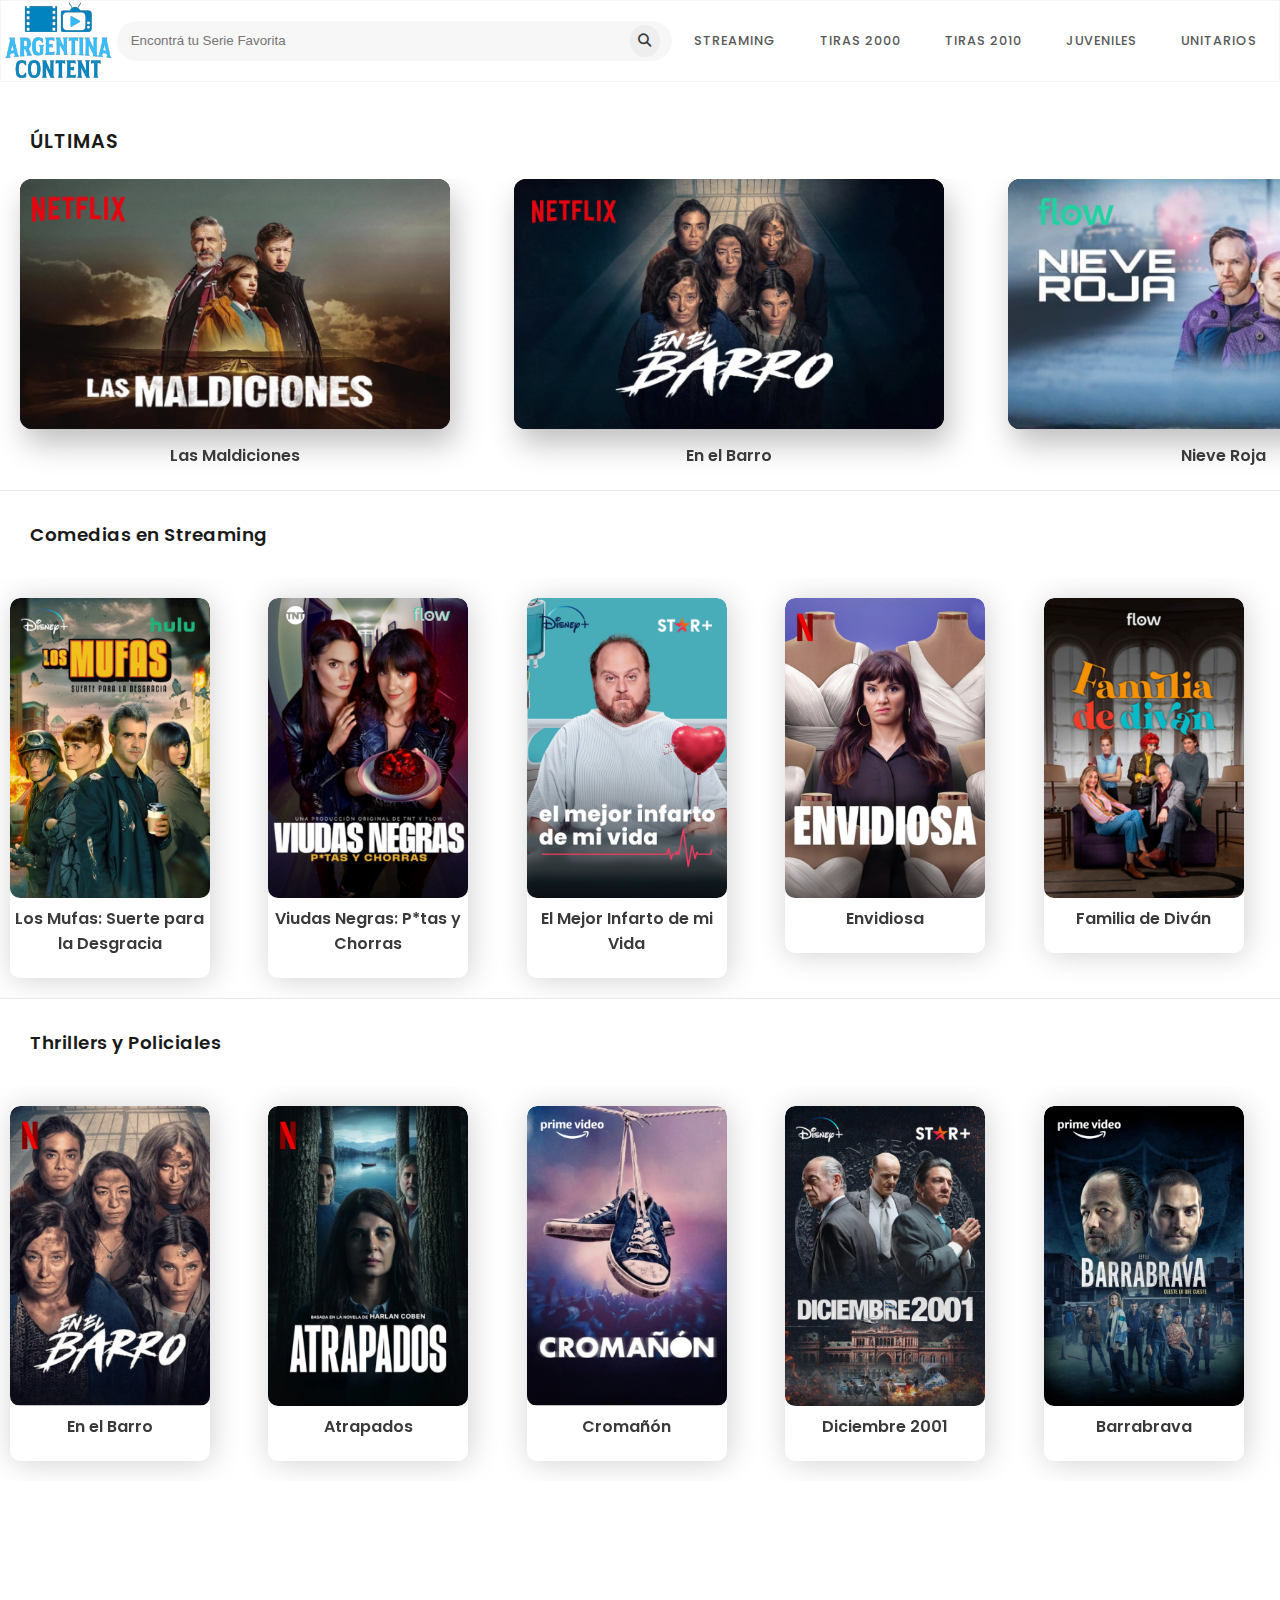
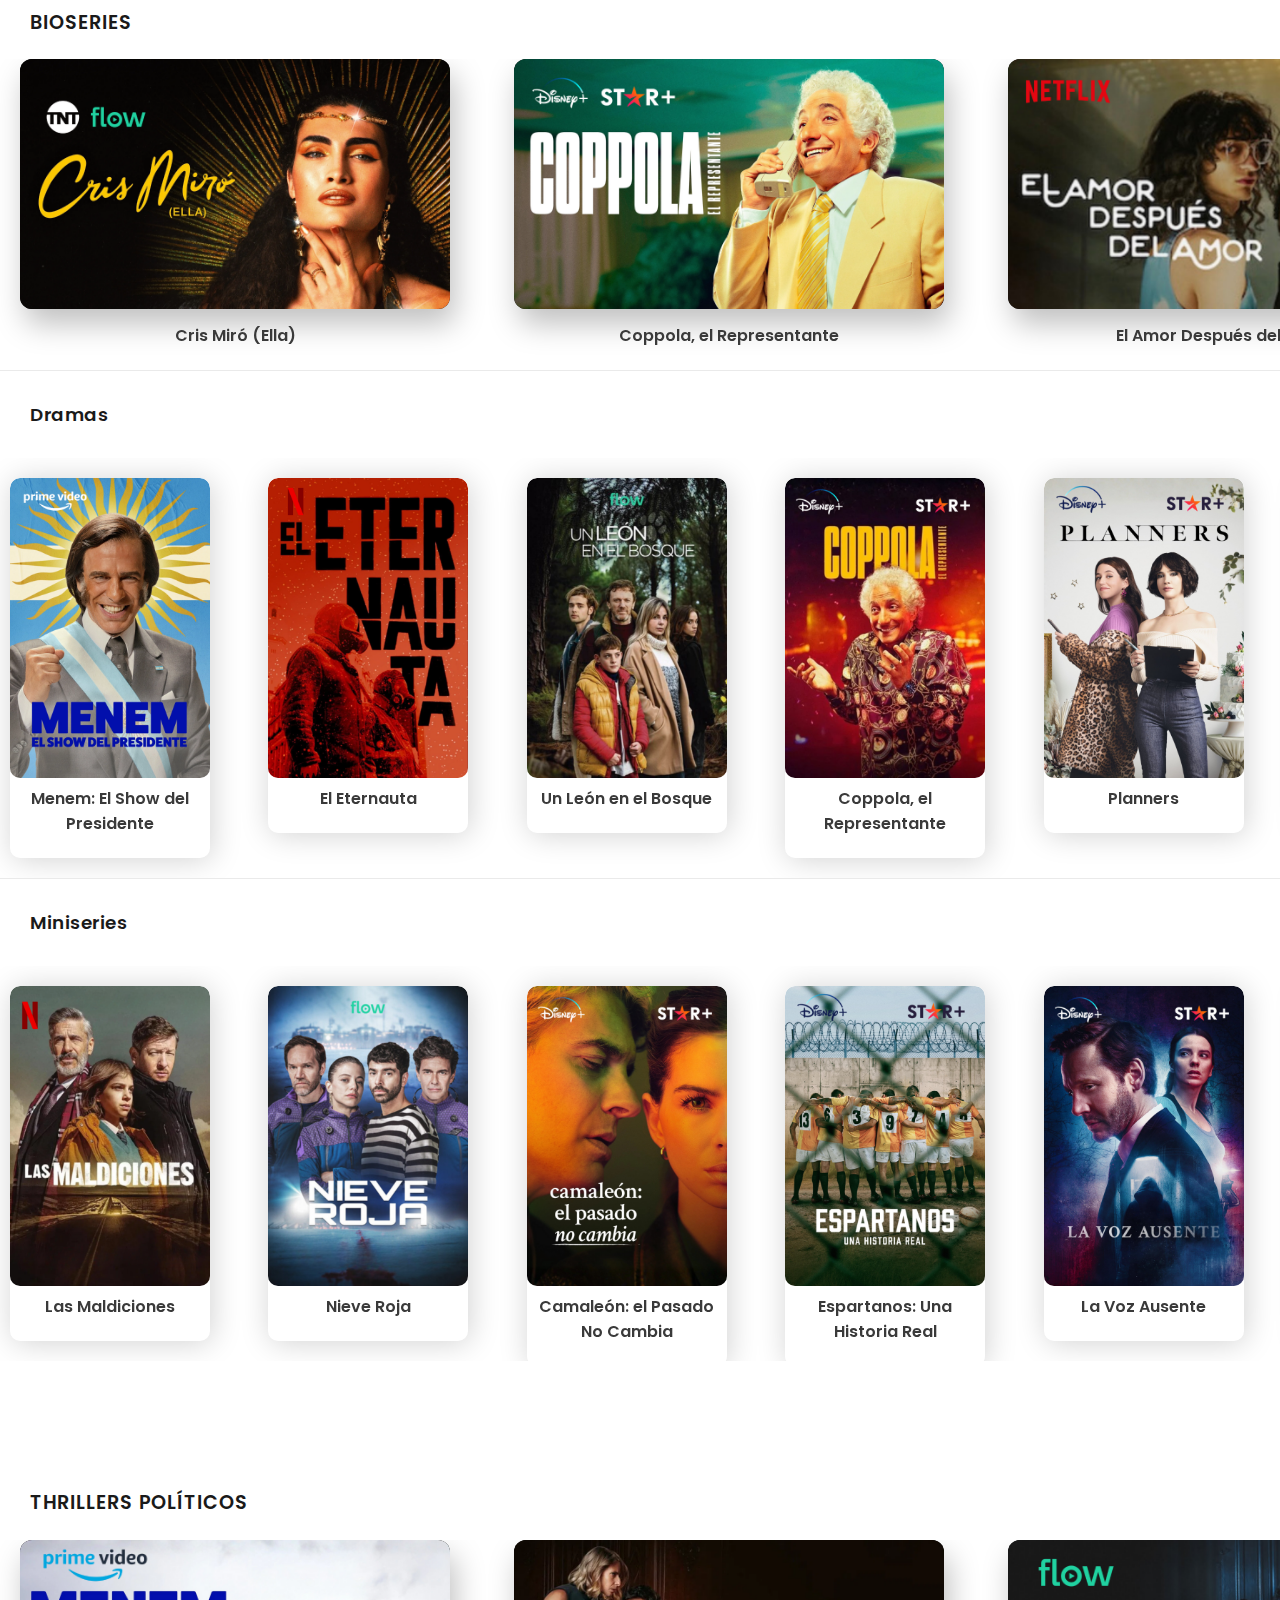
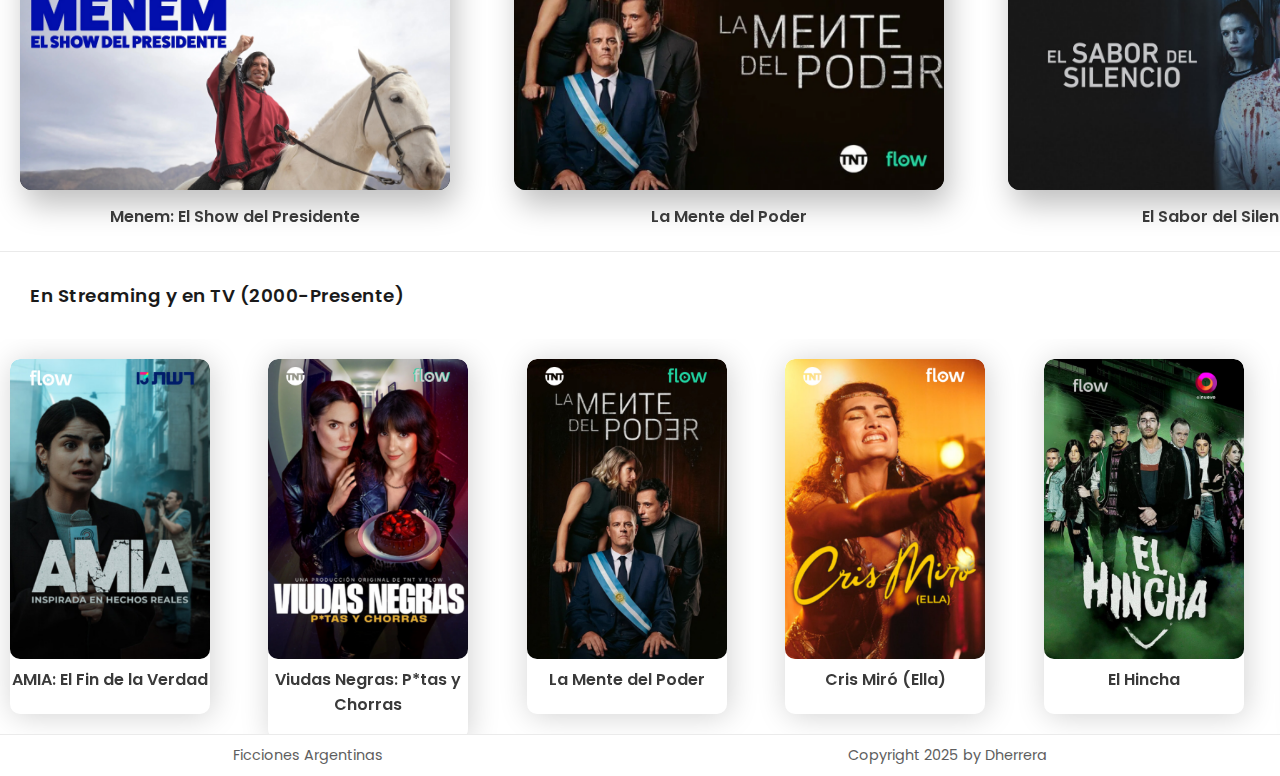
<file: index.html>
<!DOCTYPE html>
<html lang="es">
<head>
  <meta charset="utf-8" />
  <title>Argentina Content</title>

  <!-- CSS -->
  <link rel="stylesheet" href="css/style.css" />
  <link rel="stylesheet" href="css/lightslider.css" />

  <!-- Fuente -->
  <link rel="preconnect" href="https://fonts.gstatic.com" crossorigin />
  <link rel="stylesheet" href="https://fonts.googleapis.com/css?family=Poppins&display=swap" />

  <!-- Fav icon -->
  <link rel="shortcut icon" href="images/fav icon.png" />

  <!-- Font Awesome (CSS, sin kit) -->
  <link rel="stylesheet"
        href="https://cdnjs.cloudflare.com/ajax/libs/font-awesome/6.5.2/css/all.min.css"
        referrerpolicy="no-referrer" />

  <!-- Tipografía base segura -->
  <style>
    body{ font-family: Poppins, system-ui, -apple-system, "Segoe UI", Roboto, Helvetica, Arial, sans-serif; }
    img{ height:auto; }

    /* Nuevo: hamburguesa accesible y sin la flecha/tilde nativa */
    .menu-btn{
      position: absolute !important;
      width: 1px; height: 1px;
      padding: 0; margin: -1px;
      overflow: hidden; clip: rect(0 0 0 0); white-space: nowrap;
      border: 0;
    }

    .menu-icon{
      display: inline-flex;
      align-items: center;
      justify-content: center;
      width: 48px;
      height: 48px;
      cursor: pointer;
      user-select: none;
    }

    .nav-icon{
      position: relative;
      width: 26px;
      height: 2px;
      background: #555;
      display: inline-block;
      transition: transform 0.25s ease, background 0.25s ease;
    }
    .nav-icon::before,
    .nav-icon::after{
      content: "";
      position: absolute;
      left: 0;
      width: 26px;
      height: 2px;
      background: #555;
      transition: transform 0.25s ease, top 0.25s ease, opacity 0.25s ease;
    }
    .nav-icon::before{ top: -8px; }
    .nav-icon::after{ top: 8px; }

    .menu-btn:checked + .menu-icon .nav-icon{
      background: transparent;
    }
    .menu-btn:checked + .menu-icon .nav-icon::before{
      transform: rotate(45deg);
      top: 0;
    }
    .menu-btn:checked + .menu-icon .nav-icon::after{
      transform: rotate(-45deg);
      top: 0;
    }

    @media (min-width: 768px){
      .menu-icon{ display:none; }
    }

    /* Evita arrastrar/ mover horizontalmente las imágenes de sliders horizontales en móviles */
    .slider-h img,
    .showcase-box img {
      touch-action: pan-y; /* permite sólo scroll vertical en touch */
      -ms-touch-action: pan-y;
      -webkit-user-drag: none;
      user-drag: none;
      -webkit-user-select: none;
      -moz-user-select: none;
      -ms-user-select: none;
      user-select: none;
    }
  </style>
</head>
<body>

<!---navigation-->
<!-- NAV -->
<nav class="sa-nav">
  <a href="index.html" class="logo" aria-label="Argentina Content">
    <img src="images/logos/argentina-content-logo.PNG" alt="Argentina Content">
  </a>

  <!-- Buscador (FORM) -->
  <form class="search" role="search" id="headerSearch">
    <input type="search" name="q" placeholder="Encontrá tu Serie Favorita" aria-label="Buscar series" />
    <button type="submit" class="search-btn" aria-label="Buscar">
      <i class="fas fa-search" aria-hidden="true"></i>
    </button>
  </form>

  <!-- Toggle móvil -->
  <input class="menu-btn" type="checkbox" id="menu-btn" aria-hidden="true" />
  <label class="menu-icon" for="menu-btn" aria-label="Abrir menú">
    <span class="nav-icon" aria-hidden="true"></span>
  </label>

  <!-- Menú -->
  <ul class="menu nav-options">
    <li><a href="streaming.html">Streaming</a></li>
    <li><a href="tiras_2000.html">Tiras 2000</a></li>
    <li><a href="tiras_2010.html">Tiras 2010</a></li>
    <li><a href="juveniles.html">Juveniles</a></li>
    <li><a href="unitarios.html" aria-current="page">Unitarios</a></li>
  </ul>
</nav>

<!-- Destacadas (H) -->
<section id="main">
  <h1 class="showcase-heading">ÚLTIMAS</h1>
  <ul class="slider-h cs-hidden">

    <li class="item-a">
      <div class="showcase-box">
        <img src="images/horizontals-1024x576/las-maldiciones-slide-1024x576.png" loading="lazy" alt="Las Maldiciones"/>
      </div>
      <div class="latest-b-text">
        <strong>Las Maldiciones</strong>
        <p></p>
      </div>
    </li>

    <li class="item-b">
      <div class="showcase-box">
        <img src="images/horizontals-1024x576/en-el-barro-slide-1024x576.png" loading="lazy" alt="En el Barro"/>
      </div>
      <div class="latest-b-text"><strong>En el Barro</strong><p></p></div>
    </li>

    <li class="item-f">
      <div class="showcase-box">
        <img src="images/horizontals-1024x576/nieve-roja-slide-1024x576.png" loading="lazy" alt="Nieve Roja"/>
      </div>
      <div class="latest-b-text"><strong>Nieve Roja</strong><p></p></div>
    </li>

    <li class="item-f">
      <div class="showcase-box">
        <img src="images/horizontals-1024x576/los-mufas-slide-1024x576.png" loading="lazy" alt="Los Mufas: Suerte para la Desgracia"/>
      </div>
      <div class="latest-b-text"><strong>Los Mufas: Suerte para la Desgracia</strong><p></p></div>
    </li>

    <li class="item-d">
      <div class="showcase-box">
        <img src="images/horizontals-1024x576/viudas-negras-slide-1024x576.png" loading="lazy" alt="Viudas Negras: P*tas y Chorras"/>
      </div>
      <div class="latest-b-text"><strong>Viudas Negras: P*tas y Chorras</strong><p></p></div>
    </li>

  </ul>
</section>

<!-- Comedias en Streaming (V) -->
<section id="latest">
  <h2 class="latest-heading">Comedias en Streaming</h2>
  <ul class="slider-v cs-hidden">
    <li class="item-b"><div class="latest-box"><div class="latest-b-img"><img src="images/verticals/los-mufas-poster-280x420.png" loading="lazy" alt="Los Mufas: Suerte para la Desgracia"></div><div class="latest-b-text"><strong>Los Mufas: Suerte para la Desgracia</strong><p></p></div></div></li>
    <li class="item-d"><div class="latest-box"><div class="latest-b-img"><img src="images/verticals/viudas-negras-poster-280x420.png" loading="lazy" alt="Viudas Negras: P*tas y Chorras"></div><div class="latest-b-text"><strong>Viudas Negras: P*tas y Chorras</strong><p></p></div></div></li>
    <li class="item-a"><div class="latest-box"><div class="latest-b-img"><img src="images/verticals/el-mejor-infarto-de-mi-vida-poster-280x420.png" loading="lazy" alt="El Mejor Infarto de mi Vida"></div><div class="latest-b-text"><strong>El Mejor Infarto de mi Vida</strong><p></p></div></div></li>
    <li class="item-d"><div class="latest-box"><div class="latest-b-img"><img src="images/verticals/envidiosa-poster-280x420.png" loading="lazy" alt="Envidiosa"></div><div class="latest-b-text"><strong>Envidiosa</strong><p></p></div></div></li>
    <li class="item-a"><div class="latest-box"><div class="latest-b-img"><img src="images/verticals/familia-de-divan-poster-280x420.png" loading="lazy" alt="Familia de Diván"></div><div class="latest-b-text"><strong>Familia de Diván</strong><p></p></div></div></li>
    <li class="item-a"><div class="latest-box"><div class="latest-b-img"><img src="images/verticals/nada-poster-280x420.png" loading="lazy" alt="Nada"></div><div class="latest-b-text"><strong>Nada</strong><p></p></div></div></li>
    <li class="item-e"><div class="latest-box"><div class="latest-b-img"><img src="images/verticals/division-palermo-poster-280x420.png" loading="lazy" alt="División Palermo"></div><div class="latest-b-text"><strong>División Palermo</strong><p></p></div></div></li>
    <li class="item-e"><div class="latest-box"><div class="latest-b-img"><img src="images/verticals/el-encargado-poster-280x420.png" loading="lazy" alt="El Encargado"></div><div class="latest-b-text"><strong>El Encargado</strong><p></p></div></div></li>
    <li class="item-g"><div class="latest-box"><div class="latest-b-img"><img src="images/verticals/porno-y-helado-poster-280x420.png" loading="lazy" alt="Porno y Helado"></div><div class="latest-b-text"><strong>Porno y Helado</strong><p></p></div></div></li>
    <li class="item-g"><div class="latest-box"><div class="latest-b-img"><img src="images/verticals/los-protectores-poster-280x420.png" loading="lazy" alt="Los Protectores"></div><div class="latest-b-text"><strong>Los Protectores</strong><p></p></div></div></li>
    <li class="item-g"><div class="latest-box"><div class="latest-b-img"><img src="images/verticals/terapia-alternativa-poster-280x420.png" loading="lazy" alt="Terapia Alternativa"></div><div class="latest-b-text"><strong>Terapia Alternativa</strong><p></p></div></div></li>
    <li class="item-c"><div class="latest-box"><div class="latest-b-img"><img src="images/verticals/casi-feliz-poster-280x420.png" loading="lazy" alt="Casi Feliz"></div><div class="latest-b-text"><strong>Casi Feliz</strong><p></p></div></div></li>
  </ul>
</section>

<!-- Thrillers y Policiales (V) -->
<section id="latest">
  <h2 class="latest-heading">Thrillers y Policiales</h2>
  <ul class="slider-v cs-hidden">
    <li class="item-f"><div class="latest-box"><div class="latest-b-img"><img src="images/verticals/en-el-barro-poster-280x420.png" loading="lazy" alt="En el Barro"></div><div class="latest-b-text"><strong>En el Barro</strong><p></p></div></div></li>
    <li class="item-b"><div class="latest-box"><div class="latest-b-img"><img src="images/verticals/atrapados-poster-280x420.png" loading="lazy" alt="Atrapados"></div><div class="latest-b-text"><strong>Atrapados</strong><p></p></div></div></li>
    <li class="item-a"><div class="latest-box"><div class="latest-b-img"><img src="images/verticals/cromanon-poster-280x420.png" loading="lazy" alt="Cromañón"></div><div class="latest-b-text"><strong>Cromañón</strong><p></p></div></div></li>
    <li class="item-d"><div class="latest-box"><div class="latest-b-img"><img src="images/verticals/diciembre-2001-poster-280x420.png" loading="lazy" alt="Diciembre 2001"></div><div class="latest-b-text"><strong>Diciembre 2001</strong><p></p></div></div></li>
    <li class="item-d"><div class="latest-box"><div class="latest-b-img"><img src="images/verticals/barrabrava-poster-280x420.png" loading="lazy" alt="Barrabrava"></div><div class="latest-b-text"><strong>Barrabrava</strong><p></p></div></div></li>
    <li class="item-a"><div class="latest-box"><div class="latest-b-img"><img src="images/verticals/maria-marta-poster-280x420.png" loading="lazy" alt="María Marta: El Crimen del Country"></div><div class="latest-b-text"><strong>María Marta: El Crimen del Country</strong><p></p></div></div></li>
    <li class="item-b"><div class="latest-box"><div class="latest-b-img"><img src="images/verticals/ultimo-primer-dia-poster-280x420.png" loading="lazy" alt="Último Primer Día"></div><div class="latest-b-text"><strong>Último Primer Día</strong><p></p></div></div></li>
    <li class="item-b"><div class="latest-box"><div class="latest-b-img"><img src="images/verticals/post-mortem-poster-280x420.png" loading="lazy" alt="Post Mortem"></div><div class="latest-b-text"><strong>Post Mortem</strong><p></p></div></div></li>
    <li class="item-g"><div class="latest-box"><div class="latest-b-img"><img src="images/verticals/puerta-7-poster-280x420.png" loading="lazy" alt="Puerta 7"></div><div class="latest-b-text"><strong>Puerta 7</strong><p></p></div></div></li>
    <li class="item-g"><div class="latest-box"><div class="latest-b-img"><img src="images/verticals/el-mundo-de-mateo-poster-280x420.png" loading="lazy" alt="El Mundo de Mateo"></div><div class="latest-b-text"><strong>El Mundo de Mateo</strong><p></p></div></div></li>
    <li class="item-g"><div class="latest-box"><div class="latest-b-img"><img src="images/verticals/el-jardin-de-bronce-poster-280x420.png" loading="lazy" alt="El Jardin de Bronce"></div><div class="latest-b-text"><strong>El Jardin de Bronce</strong><p></p></div></div></li>
    <li class="item-g"><div class="latest-box"><div class="latest-b-img"><img src="images/verticals/el-marginal-poster-280x420.png" loading="lazy" alt="El Marginal"></div><div class="latest-b-text"><strong>El Marginal</strong><p></p></div></div></li>
  </ul>
</section>

<!-- Grandes Éxitos (H) -->
<section id="main">
  <h1 class="showcase-heading">Bioseries</h1>
  <ul class="slider-h cs-hidden">
    <li class="item-a"><div class="showcase-box"><img src="images/horizontals-1024x576/cris-miro-slide-1024x576.png" loading="lazy" alt="Cris Miró (Ella)"/></div><div class="latest-b-text"><strong>Cris Miró (Ella)</strong><p></p></div></li>
    <li class="item-a"><div class="showcase-box"><img src="images/horizontals-1024x576/coppola-slide-1024x576.png" loading="lazy" alt="Coppola, el Representante"/></div><div class="latest-b-text"><strong>Coppola, el Representante</strong><p></p></div></li>
    <li class="item-b"><div class="showcase-box"><img src="images/horizontals-1024x576/el-amor-despues-del-amor-slide-1024x576.png" loading="lazy" alt="El Amor Después del Amor"/></div><div class="latest-b-text"><strong>El Amor Después del Amor</strong><p></p></div></li>
    <li class="item-b"><div class="showcase-box"><img src="images/horizontals-1024x576/ringo-slide-1024x576.png" loading="lazy" alt="Ringo: Gloria y Muerte"/></div><div class="latest-b-text"><strong>Ringo: Gloria y Muerte</strong><p></p></div></li>
    <li class="item-b"><div class="showcase-box"><img src="images/horizontals-1024x576/maradona-slide-1024x576.png" loading="lazy" alt="Maradona: Sueño Bendito"/></div><div class="latest-b-text"><strong>Maradona: Sueño Bendito</strong><p></p></div></li>
    <li class="item-b"><div class="showcase-box"><img src="images/horizontals-1024x576/apache-slide-1024x576.png" loading="lazy" alt="Apache: La Vida de Carlos Tevez"/></div><div class="latest-b-text"><strong>Apache: La Vida de Carlos Tevez</strong><p></p></div></li>
  </ul>
</section>

<!-- Dramas (V) -->
<section id="latest">
  <h2 class="latest-heading">Dramas</h2>
  <ul class="slider-v cs-hidden">
    <li class="item-c"><div class="latest-box"><div class="latest-b-img"><img src="images/verticals/menem-poster-280x420.png" loading="lazy" alt="Menem: El Show del Presidente"></div><div class="latest-b-text"><strong>Menem: El Show del Presidente</strong><p></p></div></div></li>
    <li class="item-d"><div class="latest-box"><div class="latest-b-img"><img src="images/verticals/el-eternauta-poster-280x420.png" loading="lazy" alt="El Eternauta"></div><div class="latest-b-text"><strong>El Eternauta</strong><p></p></div></div></li>
    <li class="item-e"><div class="latest-box"><div class="latest-b-img"><img src="images/verticals/un-leon-en-el-bosque-poster-280x420.png" loading="lazy" alt="Un León en el Bosque"></div><div class="latest-b-text"><strong>Un León en el Bosque</strong><p></p></div></div></li>
    <li class="item-e"><div class="latest-box"><div class="latest-b-img"><img src="images/verticals/coppola-poster-280x420.png" loading="lazy" alt="Coppola, el Representante"></div><div class="latest-b-text"><strong>Coppola, el Representante</strong><p></p></div></div></li>
    <li class="item-b"><div class="latest-box"><div class="latest-b-img"><img src="images/verticals/planners-poster-280x420.png" loading="lazy" alt="Planners"></div><div class="latest-b-text"><strong>Planners</strong><p></p></div></div></li>
    <li class="item-e"><div class="latest-box"><div class="latest-b-img"><img src="images/verticals/el-fin-del-amor-poster-280x420.png" loading="lazy" alt="El Fin del Amor"></div><div class="latest-b-text"><strong>El Fin del Amor</strong><p></p></div></div></li>
    <li class="item-a"><div class="latest-box"><div class="latest-b-img"><img src="images/verticals/limbo-poster-280x420.png" loading="lazy" alt="Limbo...hasta que lo Decida"></div><div class="latest-b-text"><strong>Limbo...hasta que lo Decida</strong><p></p></div></div></li>
    <li class="item-a"><div class="latest-box"><div class="latest-b-img"><img src="images/verticals/el-buen-retiro-poster-280x420.png" loading="lazy" alt="El Buen Retiro"></div><div class="latest-b-text"><strong>El Buen Retiro</strong><p></p></div></div></li>
    <li class="item-a"><div class="latest-box"><div class="latest-b-img"><img src="images/verticals/iosi-poster-280x420.png" loading="lazy" alt="Iosi, el Espía Arrepentido"></div><div class="latest-b-text"><strong>Iosi, el Espía Arrepentido</strong><p></p></div></div></li>
    <li class="item-a"><div class="latest-box"><div class="latest-b-img"><img src="images/verticals/el-reino-poster-280x420.png" loading="lazy" alt="El Reino"></div><div class="latest-b-text"><strong>El Reino</strong><p></p></div></div></li>
    <li class="item-a"><div class="latest-box"><div class="latest-b-img"><img src="images/verticals/edha-poster-280x420.png" loading="lazy" alt="Edha"></div><div class="latest-b-text"><strong>Edha</strong><p></p></div></div></li>
  </ul>
</section>

<!-- Miniseries -->
<section id="latest">
  <h2 class="latest-heading">Miniseries</h2>
  <ul class="slider-v cs-hidden">
    <li class="item-a"><div class="latest-box"><div class="latest-b-img"><img src="images/verticals/las-maldiciones-poster-280x420.png" loading="lazy" alt="Las Maldiciones"></div><div class="latest-b-text"><strong>Las Maldiciones</strong><p></p></div></div></li>
    <li class="item-a"><div class="latest-box"><div class="latest-b-img"><img src="images/verticals/nieve-roja-poster-280x420.png" loading="lazy" alt="Nieve Roja"></div><div class="latest-b-text"><strong>Nieve Roja</strong><p></p></div></div></li>
    <li class="item-a"><div class="latest-box"><div class="latest-b-img"><img src="images/verticals/camaleon-poster-280x420.png" loading="lazy" alt="Camaleón: el Pasado No Cambia"></div><div class="latest-b-text"><strong>Camaleón: el Pasado No Cambia</strong><p></p></div></div></li>
    <li class="item-b"><div class="latest-box"><div class="latest-b-img"><img src="images/verticals/espartanos-poster-280x420.png" loading="lazy" alt="Espartanos: Una Historia Real"></div><div class="latest-b-text"><strong>Espartanos: Una Historia Real</strong><p></p></div></div></li>
    <li class="item-c"><div class="latest-box"><div class="latest-b-img"><img src="images/verticals/la-voz-ausente-poster-280x420.png" loading="lazy" alt="La Voz Ausente"></div><div class="latest-b-text"><strong>La Voz Ausente</strong><p></p></div></div></li>
    <li class="item-d"><div class="latest-box"><div class="latest-b-img"><img src="images/verticals/felices-los-seis-poster-280x420.png" loading="lazy" alt="Felices los Seis"></div><div class="latest-b-text"><strong>Felices los Seis</strong><p></p></div></div></li>
    <li class="item-d"><div class="latest-box"><div class="latest-b-img"><img src="images/verticals/cris-miro-ella-poster-280x420.png" loading="lazy" alt="Cris Miró (Ella)"></div><div class="latest-b-text"><strong>Cris Miró (Ella)</strong><p></p></div></div></li>
    <li class="item-d"><div class="latest-box"><div class="latest-b-img"><img src="images/verticals/el-sabor-del-silencio-poster-280x420.png" loading="lazy" alt="El Sabor del Silencio"></div><div class="latest-b-text"><strong>El Sabor del Silencio</strong><p></p></div></div></li>
    <li class="item-d"><div class="latest-box"><div class="latest-b-img"><img src="images/verticals/fragiles-poster-280x420.png" loading="lazy" alt="Frágiles"></div><div class="latest-b-text"><strong>Frágiles</strong><p></p></div></div></li>
    <li class="item-d"><div class="latest-box"><div class="latest-b-img"><img src="images/verticals/el-amor-despues-del-amor-poster-280x420.png" loading="lazy" alt="El Amor Después del Amor"></div><div class="latest-b-text"><strong>El Amor Después del Amor</strong><p></p></div></div></li>
    <li class="item-d"><div class="latest-box"><div class="latest-b-img"><img src="images/verticals/la-mente-del-poder-poster-280x420.png" loading="lazy" alt="La Mente del Poder"></div><div class="latest-b-text"><strong>La Mente del Poder</strong><p></p></div></div></li>
    <li class="item-d"><div class="latest-box"><div class="latest-b-img"><img src="images/verticals/cris-miro-ella-poster-280x420.png" loading="lazy" alt="Cris Miró (Ella)"></div><div class="latest-b-text"><strong>Cris Miró (Ella)</strong><p></p></div></div></li>
    <li class="item-d"><div class="latest-box"><div class="latest-b-img"><img src="images/verticals/supernova-poster-280x420.png" loading="lazy" alt="Supernova"></div><div class="latest-b-text"><strong>Supernova</strong><p></p></div></div></li>
    <li class="item-d"><div class="latest-box"><div class="latest-b-img"><img src="images/verticals/santa-evita-poster-280x420.png" loading="lazy" alt="Santa Evita"></div><div class="latest-b-text"><strong>Santa Evita</strong><p></p></div></div></li>
    <li class="item-d"><div class="latest-box"><div class="latest-b-img"><img src="images/verticals/maradona-poster-280x420.png" loading="lazy" alt="Maradona: Sueño Bendito"></div><div class="latest-b-text"><strong>Maradona: Sueño Bendito</strong><p></p></div></div></li>
    <li class="item-d"><div class="latest-box"><div class="latest-b-img"><img src="images/verticals/apache-poster-280x420.png" loading="lazy" alt="Apache: la Vida de Carlos Tévez"></div><div class="latest-b-text"><strong>Apache: La Vida de Carlos Tévez</strong><p></p></div></div></li>
  </ul>
</section>

<!-- Thrillers Políticos (H) -->
<section id="main">
  <h1 class="showcase-heading">Thrillers Políticos</h1>
  <ul class="slider-h cs-hidden">
    <li class="item-a"><div class="showcase-box"><img src="images/horizontals-1024x576/menem-slide-1024x576.png" loading="lazy" alt="Menem: El Show del Presidente"/></div><div class="latest-b-text"><strong>Menem: El Show del Presidente</strong><p></p></div></li>
    <li class="item-b"><div class="showcase-box"><img src="images/horizontals-1024x576/la-mente-del-poder-slide-1024x576.png" loading="lazy" alt="La Mente del Poder"/></div><div class="latest-b-text"><strong>La Mente del Poder</strong><p></p></div></li>
    <li class="item-d"><div class="showcase-box"><img src="images/horizontals-1024x576/el-sabor-del-silencio-slide-1024x576.png" loading="lazy" alt="El Sabor del Silencio"/></div><div class="latest-b-text"><strong>El Sabor del Silencio</strong><p></p></div></li>
    <li class="item-e"><div class="showcase-box"><img src="images/horizontals-1024x576/diciembre-2001-slide-1024x576.png" loading="lazy" alt="Diciembre 2001"/></div><div class="latest-b-text"><strong>Diciembre 2001</strong><p></p></div></li>
    <li class="item-f"><div class="showcase-box"><img src="images/horizontals-1024x576/santa-evita-slide-1024x576.png" loading="lazy" alt="Santa Evita"/></div><div class="latest-b-text"><strong>Santa Evita</strong><p></p></div></li>
    <li class="item-e"><div class="showcase-box"><img src="images/horizontals-1024x576/iosi-slide-1024x576.png" loading="lazy" alt="Iosi, el Espía Arrepentido"/></div><div class="latest-b-text"><strong>Iosi, el Espía Arrepentido</strong><p></p></div></div>
    <li class="item-e"><div class="showcase-box"><img src="images/horizontals-1024x576/el-reino-slide-1024x576.png" loading="lazy" alt="El Reino"/></div><div class="latest-b-text"><strong>El Reino</strong><p></p></div></div>
  </ul>
</section>

<!-- Miniseries -->
<section id="latest">
  <h2 class="latest-heading">En Streaming y en TV (2000-Presente)</h2>
  <ul class="slider-v cs-hidden">
    <li class="item-d"><div class="latest-box"><div class="latest-b-img"><img src="images/verticals/amia-poster-280x420.png" loading="lazy" alt="AMIA: El Fin de la Verdad"></div><div class="latest-b-text"><strong>AMIA: El Fin de la Verdad</strong><p></p></div></div></li>
    <li class="item-d"><div class="latest-box"><div class="latest-b-img"><img src="images/verticals/viudas-negras-poster-280x420.png" loading="lazy" alt="Viudas Negras: P*tas y Chorras"></div><div class="latest-b-text"><strong>Viudas Negras: P*tas y Chorras</strong><p></p></div></div></li>
    <li class="item-d"><div class="latest-box"><div class="latest-b-img"><img src="images/verticals/la-mente-del-poder-poster-280x420.png" loading="lazy" alt="La Mente del Poder"></div><div class="latest-b-text"><strong>La Mente del Poder</strong><p></p></div></div></li>
    <li class="item-d"><div class="latest-box"><div class="latest-b-img"><img src="images/verticals/cris-miro-ella-poster-280x420.png" loading="lazy" alt="Cris Miró (Ella)"></div><div class="latest-b-text"><strong>Cris Miró (Ella)</strong><p></p></div></div></li>
    <li class="item-d"><div class="latest-box"><div class="latest-b-img"><img src="images/verticals/el-hincha-poster-280x420.png" loading="lazy" alt="El Hincha"></div><div class="latest-b-text"><strong>El Hincha</strong><p></p></div></div></li>
    <li class="item-d"><div class="latest-box"><div class="latest-b-img"><img src="images/verticals/pequenas-victorias-poster-280x420.png" loading="lazy" alt="Pequeñas Victorias, Perdidxs en la Tierra"></div><div class="latest-b-text"><strong>Pequeñas Victorias, Perdidxs en la Tierra</strong><p></p></div></div></li>
    <li class="item-d"><div class="latest-box"><div class="latest-b-img"><img src="images/verticals/los-internacionales-poster-280x420.png" loading="lazy" alt="Los Internacionales"></div><div class="latest-b-text"><strong>Los Internacionales</strong><p></p></div></div></li>
  </ul>
</section>



<!-- footer -->
<footer>
  <p>Ficciones Argentinas</p>
  <p>Copyright 2025 by Dherrera</p>
</footer>

<!-- JS: jQuery → LightSlider → tu init -->
<script src="https://code.jquery.com/jquery-3.7.1.min.js"></script>
<script src="js/lightslider.js"></script>
<script src="js/script.js"></script>
</body>
</html>
</file>
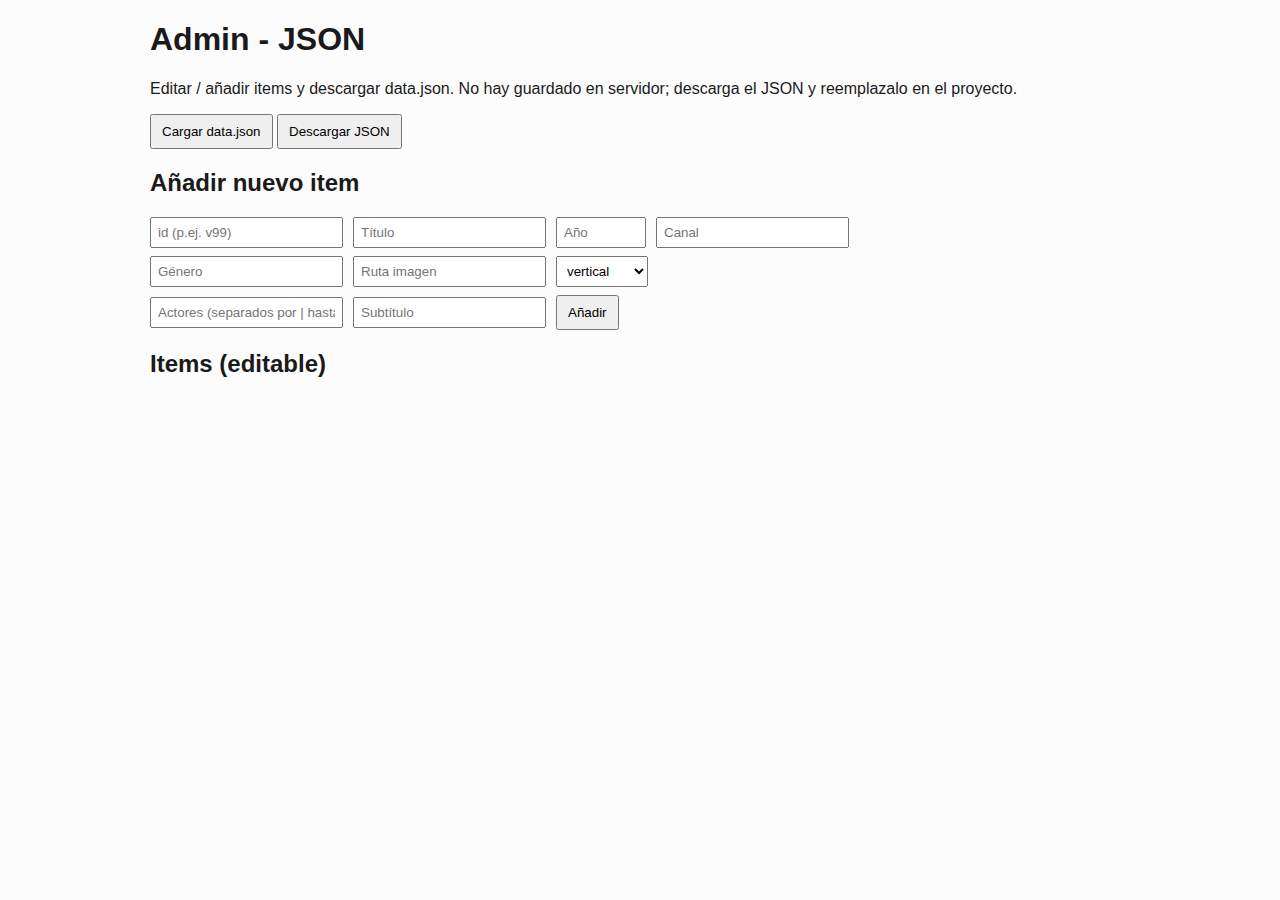
<file: admin.html>
<!DOCTYPE html>
<html lang="es">
<head>
  <meta charset="utf-8" />
  <title>Admin - Argentina Content</title>
  <meta name="viewport" content="width=device-width,initial-scale=1" />
  <link rel="stylesheet" href="css/style.css" />
  <style>
    body { font-family: Poppins, sans-serif; }
    .wrap { max-width: 980px; margin:20px auto; }
    textarea { width:100%; height:200px; }
    .row { display:flex; gap:10px; align-items:center; margin-bottom:8px; }
    .row input, .row select { padding:6px; }
    .items-list { margin-top:12px; }
    .item { padding:8px; border:1px solid #eee; margin-bottom:6px; }
    button { padding:8px 10px; }
  </style>
</head>
<body>
  <div class="wrap">
    <h1>Admin - JSON</h1>
    <p>Editar / añadir items y descargar data.json. No hay guardado en servidor; descarga el JSON y reemplazalo en el proyecto.</p>
    <div>
      <button id="load">Cargar data.json</button>
      <button id="download">Descargar JSON</button>
    </div>
    <h2>Añadir nuevo item</h2>
    <div class="row">
      <input id="nid" placeholder="id (p.ej. v99)" />
      <input id="ntitle" placeholder="Título" />
      <input id="nyear" placeholder="Año" style="width:90px" />
      <input id="nchannel" placeholder="Canal" />
    </div>
    <div class="row">
      <input id="ngenre" placeholder="Género" />
      <input id="nimage" placeholder="Ruta imagen" />
      <select id="norient"><option value="vertical">vertical</option><option value="horizontal">horizontal</option></select>
    </div>
    <div class="row">
      <input id="nactors" placeholder="Actores (separados por | hasta 6)" />
      <input id="nsubtitle" placeholder="Subtítulo" />
      <button id="add">Añadir</button>
    </div>

    <h2>Items (editable)</h2>
    <div id="items" class="items-list"></div>
  </div>

  <script src="https://code.jquery.com/jquery-3.7.1.min.js"></script>
  <script>
    var items = [];
    function renderList(){
      var $c = $('#items'); $c.empty();
      items.forEach(function(it,idx){
        var $d = $('<div>').addClass('item');
        $d.html('<strong>'+it.id+'</strong> — '+it.title+' ('+(it.year||'')+') <br/> <small>'+ (it.channel||'') + ' • ' + (it.genre||'') + '</small>');
        var $rm = $('<button>').text('Eliminar').on('click', function(){ items.splice(idx,1); renderList(); });
        $d.append($rm);
        $c.append($d);
      });
    }
    $('#load').on('click', function(){ fetch('data.json').then(r=>r.json()).then(function(d){ items = d.items||[]; renderList(); alert('Cargado ' + items.length + ' items'); }).catch(function(){ alert('No se pudo cargar data.json'); }); });
    $('#add').on('click', function(){ var actors = $('#nactors').val().split('|').map(function(a){ return a.trim(); }).filter(Boolean).slice(0,6); var it = { id: $('#nid').val().trim(), title: $('#ntitle').val().trim(), year: $('#nyear').val().trim(), channel: $('#nchannel').val().trim(), genre: $('#ngenre').val().trim(), actors: actors, orientation: $('#norient').val(), image: $('#nimage').val().trim(), subtitle: $('#nsubtitle').val().trim() }; items.push(it); renderList(); });
    $('#download').on('click', function(){ var out = { items: items }; var blob = new Blob([JSON.stringify(out, null, 2)], {type:'application/json'}); var url = URL.createObjectURL(blob); var a = document.createElement('a'); a.href=url; a.download='data.json'; document.body.appendChild(a); a.click(); setTimeout(function(){ URL.revokeObjectURL(url); a.remove(); }, 1000); });
  </script>
</body>
</html>
</file>
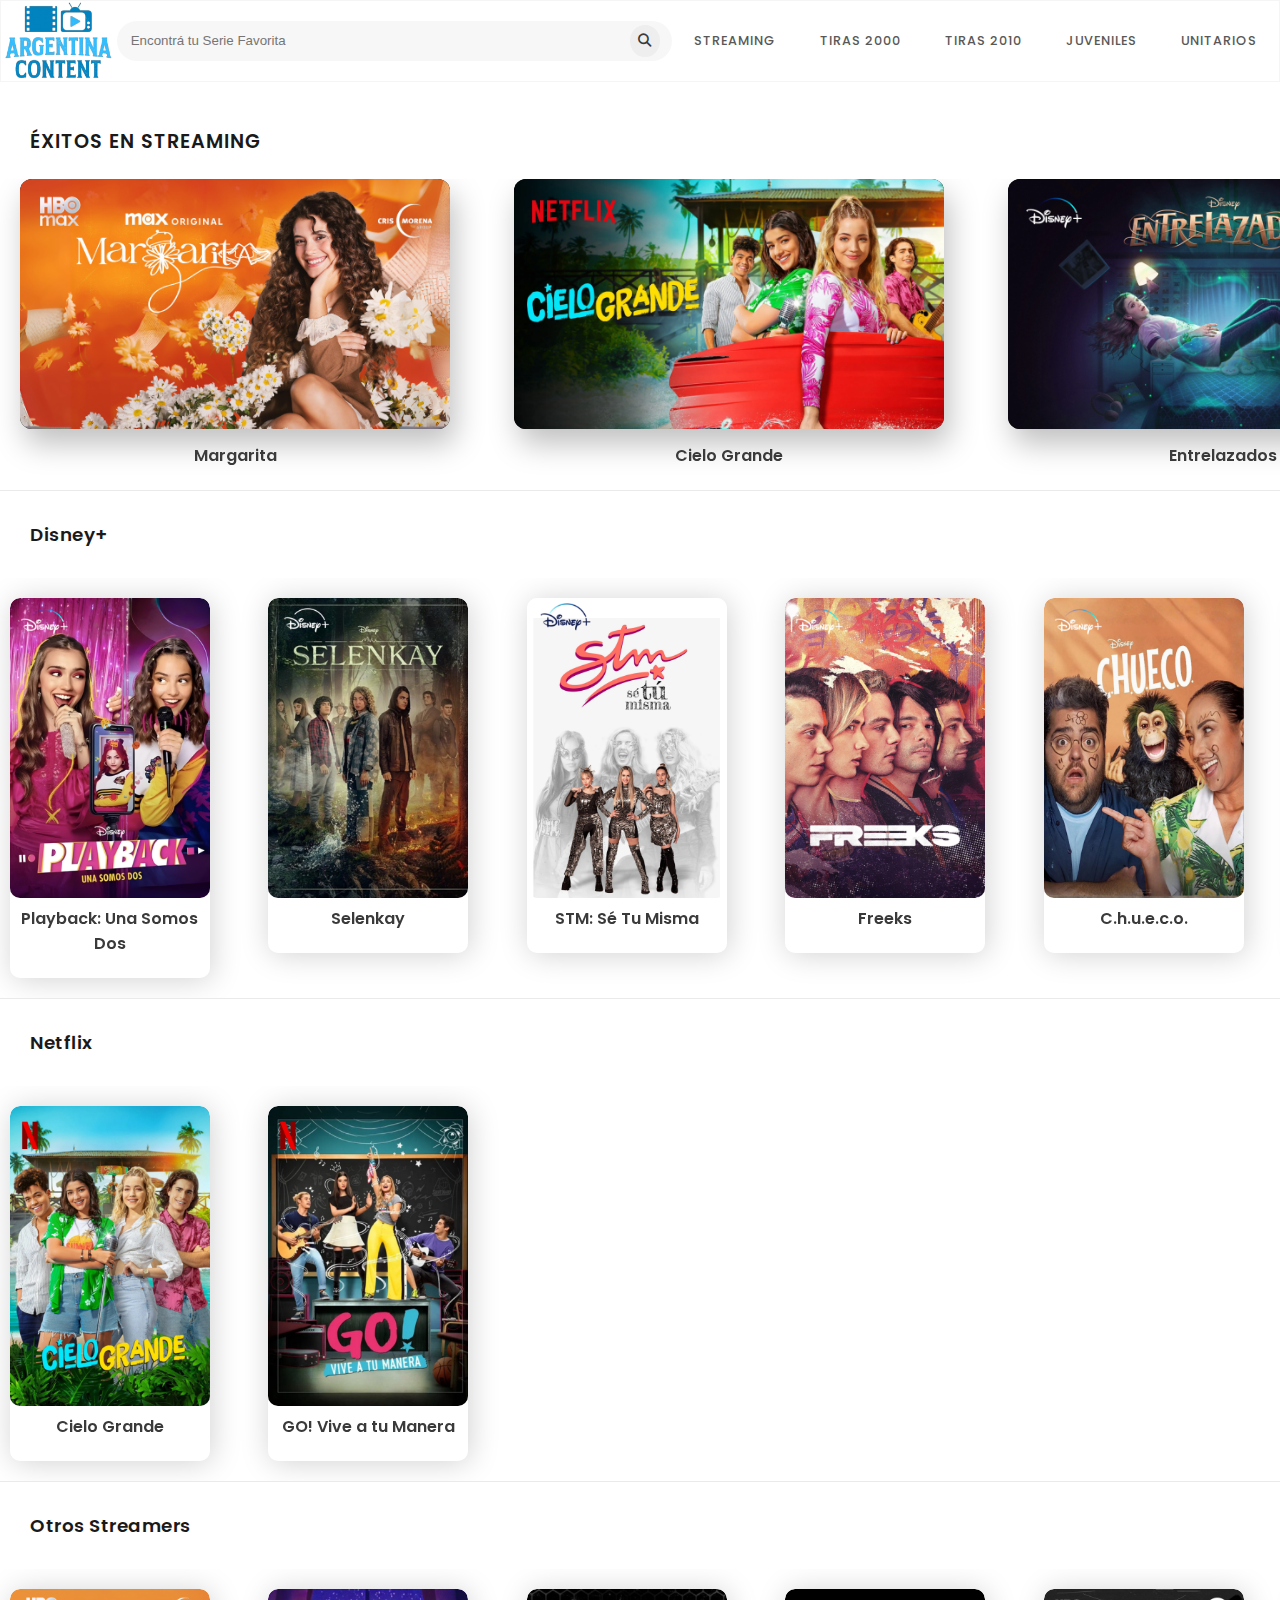
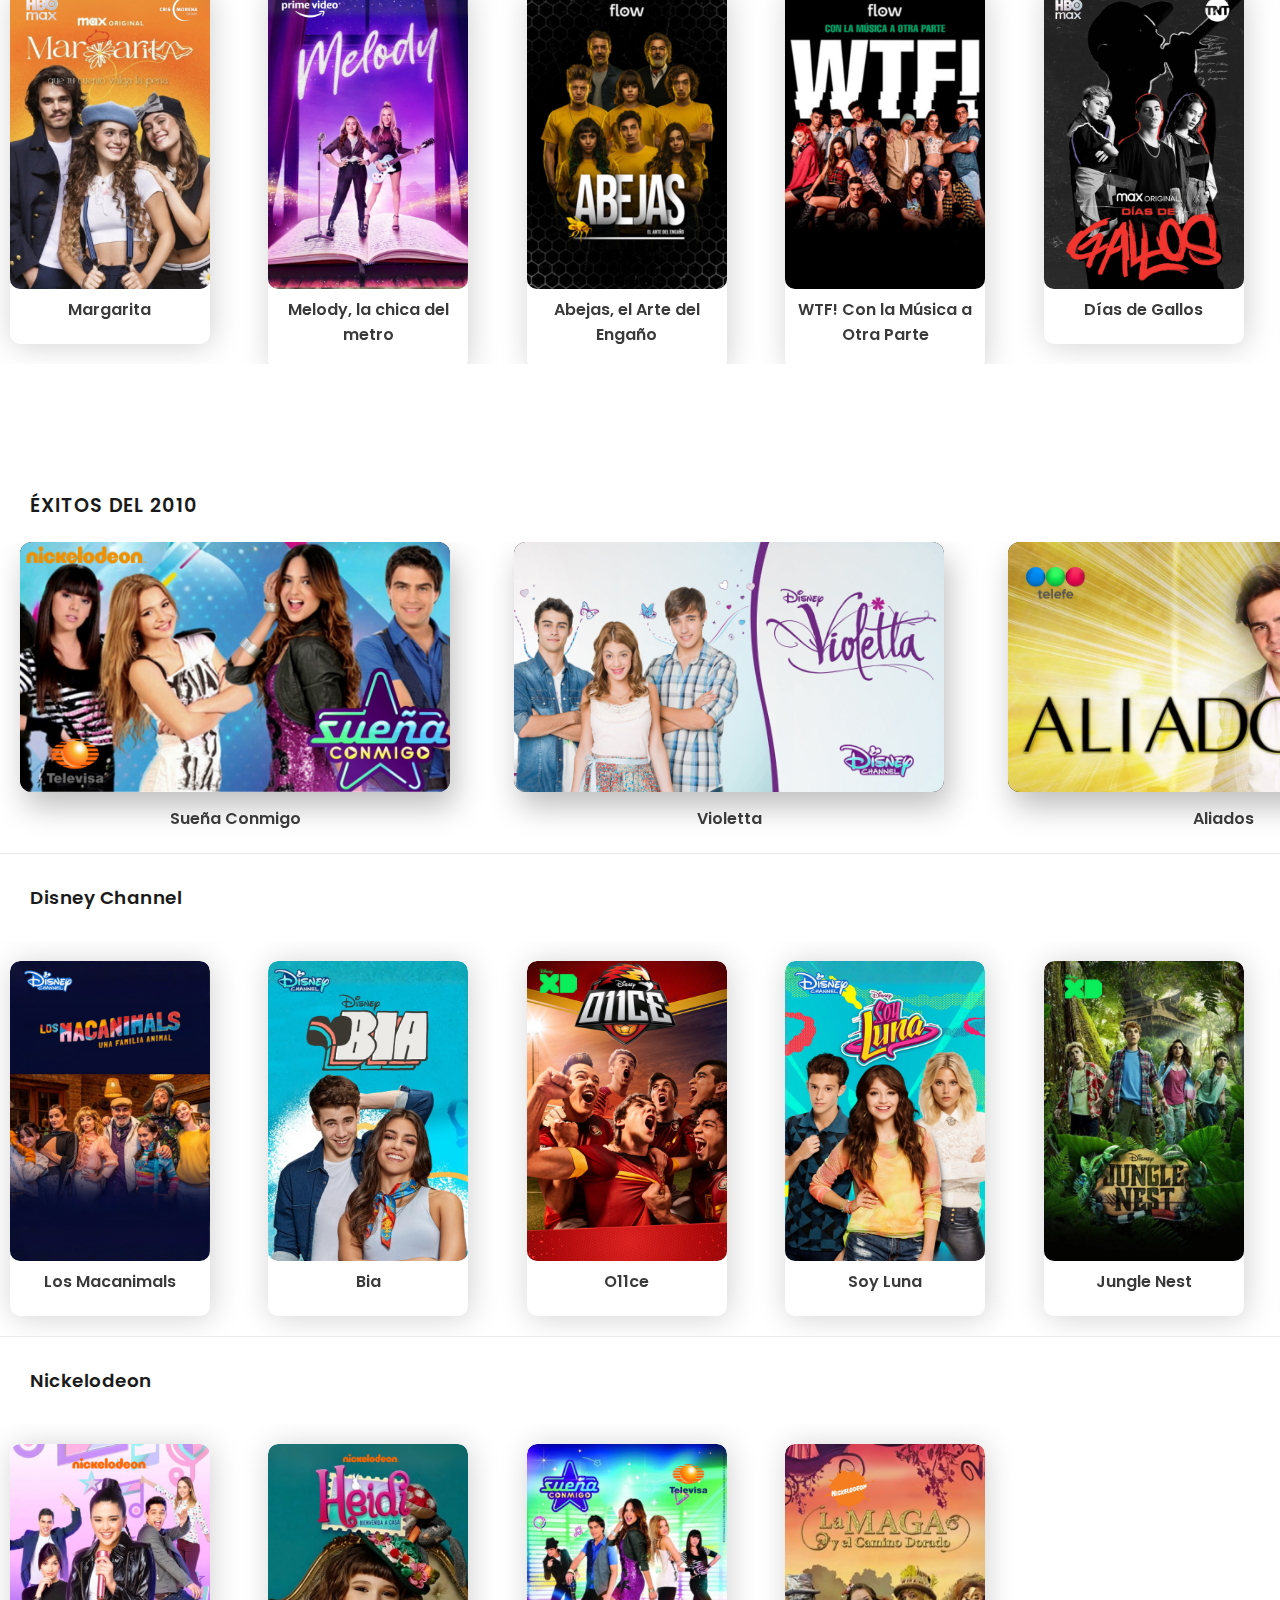
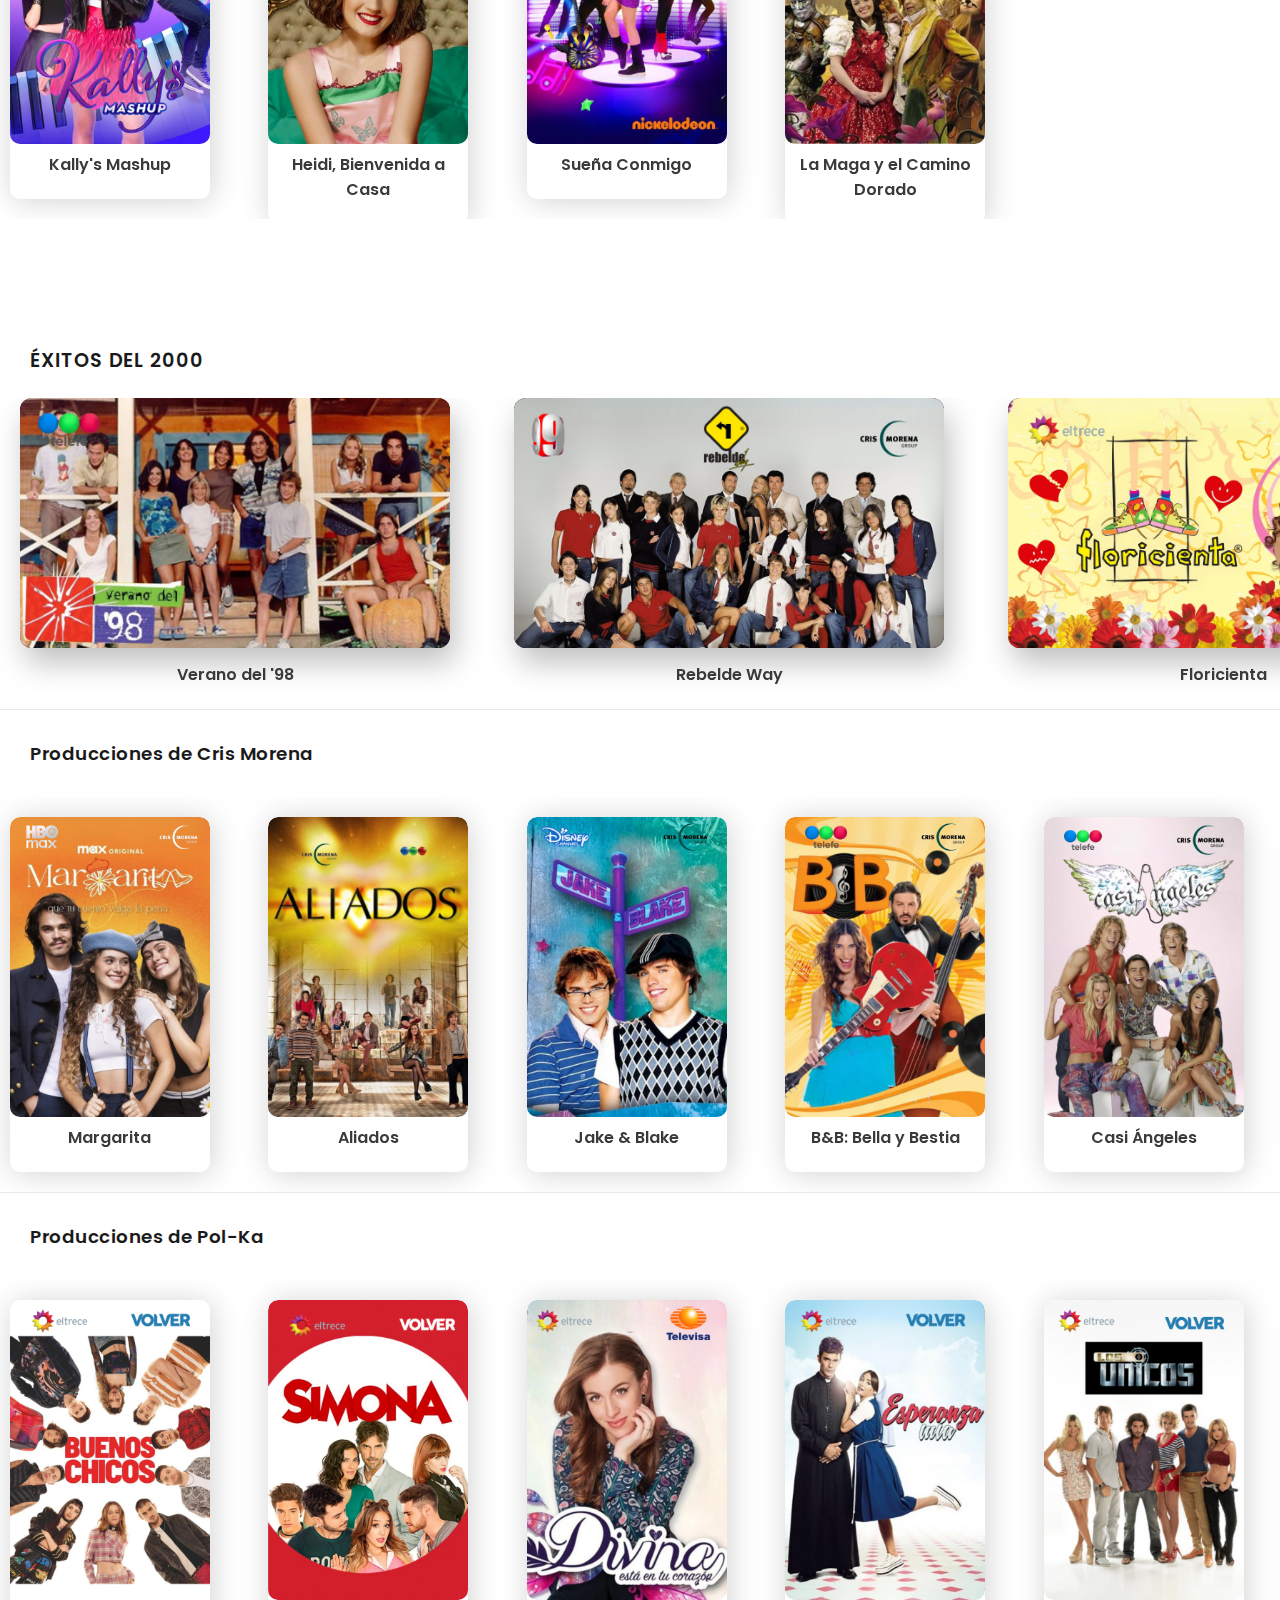
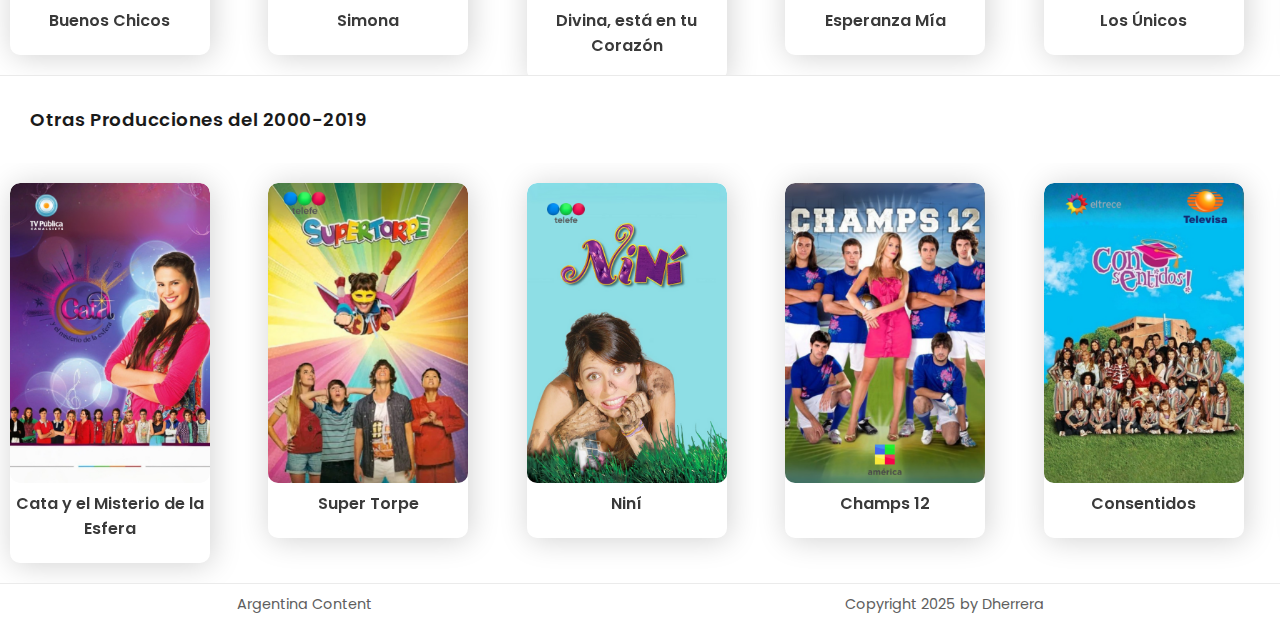
<file: juveniles.html>
<!DOCTYPE html>
<html lang="es">
<head>
  <meta charset="utf-8" />
  <title>Argentina Content</title>

  <!-- CSS -->
  <link rel="stylesheet" href="css/style.css" />
  <link rel="stylesheet" href="css/lightslider.css" />

  <!-- Fuente -->
  <link rel="preconnect" href="https://fonts.gstatic.com" crossorigin />
  <link rel="stylesheet" href="https://fonts.googleapis.com/css?family=Poppins&display=swap" />

  <!-- Fav icon -->
  <link rel="shortcut icon" href="images/fav icon.png" />

  <!-- Font Awesome (CSS, sin kit) -->
  <link rel="stylesheet"
        href="https://cdnjs.cloudflare.com/ajax/libs/font-awesome/6.5.2/css/all.min.css"
        referrerpolicy="no-referrer" />

  <!-- Tipografía base segura -->
  <style>
    body{ font-family: Poppins, system-ui, -apple-system, "Segoe UI", Roboto, Helvetica, Arial, sans-serif; }
    img{ height:auto; }

    /* Nuevo: hamburguesa accesible y sin la flecha/tilde nativa */
    .menu-btn{
      /* visually hide the native checkbox but keep it accessible */
      position: absolute !important;
      width: 1px; height: 1px;
      padding: 0; margin: -1px;
      overflow: hidden; clip: rect(0 0 0 0); white-space: nowrap;
      border: 0;
    }

    .menu-icon{
      display: inline-flex;
      align-items: center;
      justify-content: center;
      width: 48px;
      height: 48px;
      cursor: pointer;
      user-select: none;
    }

    .nav-icon{
      position: relative;
      width: 26px;
      height: 2px;
      background: #555;
      display: inline-block;
      transition: transform 0.25s ease, background 0.25s ease;
    }
    .nav-icon::before,
    .nav-icon::after{
      content: "";
      position: absolute;
      left: 0;
      width: 26px;
      height: 2px;
      background: #555;
      transition: transform 0.25s ease, top 0.25s ease, opacity 0.25s ease;
    }
    .nav-icon::before{ top: -8px; }
    .nav-icon::after{ top: 8px; }

    /* Estado abierto: convertir en X */
    .menu-btn:checked + .menu-icon .nav-icon{
      background: transparent;
    }
    .menu-btn:checked + .menu-icon .nav-icon::before{
      transform: rotate(45deg);
      top: 0;
    }
    .menu-btn:checked + .menu-icon .nav-icon::after{
      transform: rotate(-45deg);
      top: 0;
    }

    /* pequeño ajuste visual en móviles */
    @media (min-width: 768px){
      .menu-icon{ display:none; } /* ocultar hamburguesa en escritorio si ya existe otro menú */
    }

    /* Evita arrastrar/ mover horizontalmente las imágenes de sliders horizontales en móviles */
    .slider-h img,
    .showcase-box img {
      touch-action: pan-y;
      -ms-touch-action: pan-y;
      -webkit-user-drag: none;
      user-drag: none;
      -webkit-user-select: none;
      -moz-user-select: none;
      -ms-user-select: none;
      user-select: none;
    }
  </style>
</head>
<body>

<!---navigation-->
<!-- NAV -->
<nav class="sa-nav">
  <a href="index.html" class="logo" aria-label="Argentina Content">
    <img src="images/logos/argentina-content-logo.PNG" alt="Argentina Content">
  </a>

  <!-- Buscador (FORM) -->
  <form class="search" role="search" id="headerSearch">
    <input type="search" name="q" placeholder="Encontrá tu Serie Favorita" aria-label="Buscar series" />
    <button type="submit" class="search-btn" aria-label="Buscar">
      <i class="fas fa-search" aria-hidden="true"></i>
    </button>
  </form>

  <!-- Toggle móvil -->
  <input class="menu-btn" type="checkbox" id="menu-btn" aria-hidden="true" />
  <label class="menu-icon" for="menu-btn" aria-label="Abrir menú">
    <span class="nav-icon" aria-hidden="true"></span>
  </label>

  <!-- Menú -->
  <ul class="menu nav-options">
    <li><a href="streaming.html">Streaming</a></li>
    <li><a href="tiras_2000.html">Tiras 2000</a></li>
    <li><a href="tiras_2010.html">Tiras 2010</a></li>
    <li><a href="juveniles.html">Juveniles</a></li>
    <li><a href="unitarios.html" aria-current="page">Unitarios</a></li>
  </ul>
</nav>

<!-- Éxitos en Streaming -->
<section id="main">
  <h1 class="showcase-heading">Éxitos en Streaming</h1>
  <ul class="slider-h cs-hidden">
    <li class="item-f"><div class="showcase-box"><img src="images/horizontals-1024x576/margarita-slide-1024x576.png" loading="lazy" alt="Margarita"/></div><div class="latest-b-text"><strong>Margarita</strong><p></p></div></li>
    <li class="item-f"><div class="showcase-box"><img src="images/horizontals-1024x576/cielo-grande-slide-1024x576.png" loading="lazy" alt="Cielo Grande"/></div><div class="latest-b-text"><strong>Cielo Grande</strong><p></p></div></li>
    <li class="item-f"><div class="showcase-box"><img src="images/horizontals-1024x576/entrelazados-slide-1024x576.png" loading="lazy" alt="Entrelazados"/></div><div class="latest-b-text"><strong>Entrelazados</strong><p></p></div></li>
    <li class="item-f"><div class="showcase-box"><img src="images/horizontals-1024x576/dias-de-gallos-slide-1024x576.png" loading="lazy" alt="Días de Gallos"/></div><div class="latest-b-text"><strong>Días de Gallos</strong><p></p></div></li>
    <li class="item-f"><div class="showcase-box"><img src="images/horizontals-1024x576/go-vive-a-tu-manera.png" loading="lazy" alt="Go! Vive a tu Manera"/></div><div class="latest-b-text"><strong>Go! Vive a tu Manera</strong><p></p></div></li>
  </ul>
</section>

<!-- Disney+ -->
<section id="latest">
  <h2 class="latest-heading">Disney+</h2>
  <ul class="slider-v cs-hidden">
    <li class="item-d"><div class="latest-box"><div class="latest-b-img"><img src="images/verticals/playback-poster-280x420.png" loading="lazy" alt="Playback: Una Somos Dos"></div><div class="latest-b-text"><strong>Playback: Una Somos Dos</strong><p></p></div></div></li>
    <li class="item-d"><div class="latest-box"><div class="latest-b-img"><img src="images/verticals/selenkay-poster-280x420.png" loading="lazy" alt="Selenkay"></div><div class="latest-b-text"><strong>Selenkay</strong><p></p></div></div></li>
    <li class="item-c"><div class="latest-box"><div class="latest-b-img"><img src="images/verticals/stm-se-tu-misma-poster-280x420.png" loading="lazy" alt="STM: Sé Tu Misma"></div><div class="latest-b-text"><strong>STM: Sé Tu Misma</strong><p></p></div></div></li>
    <li class="item-f"><div class="latest-box"><div class="latest-b-img"><img src="images/verticals/freeks-poster-280x420.png" loading="lazy" alt="Freeks"></div><div class="latest-b-text"><strong>Freeks</strong><p></p></div></div></li>
    <li class="item-b"><div class="latest-box"><div class="latest-b-img"><img src="images/verticals/chueco-poster-280x420.png" loading="lazy" alt="C.h.u.e.c.o"></div><div class="latest-b-text"><strong>C.h.u.e.c.o.</strong><p></p></div></div></li>
    <li class="item-b"><div class="latest-box"><div class="latest-b-img"><img src="images/verticals/tierra-incognita-poster-280x420.png" loading="lazy" alt="Tierra Incógnita"></div><div class="latest-b-text"><strong>Tierra Incógnita</strong><p></p></div></div></li>
    <li class="item-d"><div class="latest-box"><div class="latest-b-img"><img src="images/verticals/entrelazados-poster-280x420.png" loading="lazy" alt="Entrelazados"></div><div class="latest-b-text"><strong>Entrelazados</strong><p></p></div></div></li>
  </ul>
</section>

<!-- Netflix (V) -->
<section id="latest">
  <h2 class="latest-heading">Netflix</h2>
  <ul class="slider-v cs-hidden">
    <li class="item-b"><div class="latest-box"><div class="latest-b-img"><img src="images/verticals/cielo-grande-poster-280x420.png" loading="lazy" alt="Cielo Grande"></div><div class="latest-b-text"><strong>Cielo Grande</strong><p></p></div></div></li>
    <li class="item-e"><div class="latest-box"><div class="latest-b-img"><img src="images/verticals/go-vive-a-tu-manera-poster-280x420.png" loading="lazy" alt="GO! Vive a tu Manera"></div><div class="latest-b-text"><strong>GO! Vive a tu Manera</strong><p></p></div></div></li>
  </ul>
</section>

<!-- Otros Streamers (V) -->
<section id="latest">
  <h2 class="latest-heading">Otros Streamers</h2>
  <ul class="slider-v cs-hidden">
    <li class="item-c"><div class="latest-box"><div class="latest-b-img"><img src="images/verticals/margarita-poster-280x420.png" loading="lazy" alt="Margarita"></div><div class="latest-b-text"><strong>Margarita</strong><p></p></div></div></li>
    <li class="item-b"><div class="latest-box"><div class="latest-b-img"><img src="images/verticals/melody-la-chica-del-metro-poster-280x420.png" loading="lazy" alt="Melody, la chica del metro"></div><div class="latest-b-text"><strong>Melody, la chica del metro</strong><p></p></div></div></li>
    <li class="item-c"><div class="latest-box"><div class="latest-b-img"><img src="images/verticals/abejas-el-arte-del-engano-poster-280x420.png" loading="lazy" alt="Abejas, el Arte del Engaño"></div><div class="latest-b-text"><strong>Abejas, el Arte del Engaño</strong><p></p></div></div></li>
    <li class="item-c"><div class="latest-box"><div class="latest-b-img"><img src="images/verticals/WTF!-con-la-musica-a-otra-parte-poster-280x420.png" loading="lazy" alt="WTF! Con la Música a Otra Parte"></div><div class="latest-b-text"><strong>WTF! Con la Música a Otra Parte</strong><p></p></div></div></li>
    <li class="item-c"><div class="latest-box"><div class="latest-b-img"><img src="images/verticals/dias-de-gallos-poster-280x420.png" loading="lazy" alt="Días de Gallos"></div><div class="latest-b-text"><strong>Días de Gallos</strong><p></p></div></div></li>
  </ul>
</section>

<!-- Éxitos del 2010 -->
<section id="main">
  <h1 class="showcase-heading">Éxitos del 2010</h1>
  <ul class="slider-h cs-hidden">
    <li class="item-f"><div class="showcase-box"><img src="images/horizontals-1024x576/suena-conmigo-slide-1024x576.png" loading="lazy" alt="Sueña Conmigo"/></div><div class="latest-b-text"><strong>Sueña Conmigo</strong><p></p></div></li>
    <li class="item-f"><div class="showcase-box"><img src="images/horizontals-1024x576/violetta-slide-1024x576.png" loading="lazy" alt="Violetta"/></div><div class="latest-b-text"><strong>Violetta</strong><p></p></div></li>
    <li class="item-f"><div class="showcase-box"><img src="images/horizontals-1024x576/aliados-slide-1024x576.png" loading="lazy" alt="Aliados"/></div><div class="latest-b-text"><strong>Aliados</strong><p></p></div></li>
    <li class="item-f"><div class="showcase-box"><img src="images/horizontals-1024x576/soy-luna-slide-1024x576.png" loading="lazy" alt="Soy Luna"/></div><div class="latest-b-text"><strong>Soy Luna</strong><p></p></div></li>
    <li class="item-f"><div class="showcase-box"><img src="images/horizontals-1024x576/o11ce-slide-1024x576.png" loading="lazy" alt="O11ce"/></div><div class="latest-b-text"><strong>O11ce</strong><p></p></div></li>
    <li class="item-f"><div class="showcase-box"><img src="images/horizontals-1024x576/kallys-mashup-slide-1024x576.png" loading="lazy" alt="Kally's Mashup"/></div><div class="latest-b-text"><strong>Kally's Mashup</strong><p></p></div></li>
  </ul>
</section>

<!-- Disney Channel (V) -->
<section id="latest">
  <h2 class="latest-heading">Disney Channel</h2>
  <ul class="slider-v cs-hidden">
    <li class="item-d"><div class="latest-box"><div class="latest-b-img"><img src="images/verticals/los-macanimals-poster-280x420.png" loading="lazy" alt="Los Macanimals"></div><div class="latest-b-text"><strong>Los Macanimals</strong><p></p></div></div></li>
    <li class="item-e"><div class="latest-box"><div class="latest-b-img"><img src="images/verticals/bia-poster-280x420.png" loading="lazy" alt="Bia"></div><div class="latest-b-text"><strong>Bia</strong><p></p></div></div></li>
    <li class="item-e"><div class="latest-box"><div class="latest-b-img"><img src="images/verticals/o11nce-poster-280x420.png" loading="lazy" alt="O11ce"></div><div class="latest-b-text"><strong>O11ce</strong><p></p></div></div></li>
    <li class="item-a"><div class="latest-box"><div class="latest-b-img"><img src="images/verticals/soy-luna-poster-280x420.png" loading="lazy" alt="Soy Luna"></div><div class="latest-b-text"><strong>Soy Luna</strong><p></p></div></div></li>
    <li class="item-e"><div class="latest-box"><div class="latest-b-img"><img src="images/verticals/jungle-nest-poster-280x420.png" loading="lazy" alt="Jungle Nest"></div><div class="latest-b-text"><strong>Jungle Nest</strong><p></p></div></div></li>
    <li class="item-a"><div class="latest-box"><div class="latest-b-img"><img src="images/verticals/violetta-poster-280x420.png" loading="lazy" alt="Violetta"></div><div class="latest-b-text"><strong>Violetta</strong><p></p></div></div></li>
    <li class="item-e"><div class="latest-box"><div class="latest-b-img"><img src="images/verticals/peter-punk-poster-280x420.png" loading="lazy" alt="Peter Punk"></div><div class="latest-b-text"><strong>Peter Punk</strong><p></p></div></div></li>
    <li class="item-e"><div class="latest-box"><div class="latest-b-img"><img src="images/verticals/cuando-toca-la-campana-poster-280x420.png" loading="lazy" alt="Cuando Toca la Campana"></div><div class="latest-b-text"><strong>Cuando Toca la Campana</strong><p></p></div></div></li>
    <li class="item-c"><div class="latest-box"><div class="latest-b-img"><img src="images/verticals/highway-rodando-la-aventura-poster-280x420.png" loading="lazy" alt="Highway: Rodando la Aventura"></div><div class="latest-b-text"><strong>Highway: Rodando la Aventura</strong><p></p></div></div></li>

  </ul>
</section>

<!-- Nickelodeon (V) -->
<section id="latest">
  <h2 class="latest-heading">Nickelodeon</h2>
  <ul class="slider-v cs-hidden">
    <li class="item-c"><div class="latest-box"><div class="latest-b-img"><img src="images/verticals/kallys-mashup-poster-280x420.png" loading="lazy" alt="Kally's Mashup"></div><div class="latest-b-text"><strong>Kally's Mashup</strong><p></p></div></div></li>
    <li class="item-d"><div class="latest-box"><div class="latest-b-img"><img src="images/verticals/heidi-bienvenida-a-casa-poster-280x420.png" loading="lazy" alt="Heidi, Bienvenida a Casa"></div><div class="latest-b-text"><strong>Heidi, Bienvenida a Casa</strong><p></p></div></div></li>
    <li class="item-d"><div class="latest-box"><div class="latest-b-img"><img src="images/verticals/sueña-conmigo-poster-280x420.png" loading="lazy" alt="Sueña Conmigo"></div><div class="latest-b-text"><strong>Sueña Conmigo</strong><p></p></div></div></li>
    <li class="item-e"><div class="latest-box"><div class="latest-b-img"><img src="images/verticals/la-maga-y-el-camino-dorado-poster-280x420.png" loading="lazy" alt="La Maga y el Camino Dorado"></div><div class="latest-b-text"><strong>La Maga y el Camino Dorado</strong><p></p></div></div></li>
  </ul>
</section>

<!-- Éxitos del 2000 -->
<section id="main">
  <h1 class="showcase-heading">Éxitos del 2000</h1>
  <ul class="slider-h cs-hidden">
    <li class="item-f"><div class="showcase-box"><img src="images/horizontals-1024x576/verano-del-98-slide-1024x576.png" loading="lazy" alt="Verano del '98"/></div><div class="latest-b-text"><strong>Verano del '98</strong><p></p></div></li>
    <li class="item-f"><div class="showcase-box"><img src="images/horizontals-1024x576/rebelde-way-slide-1024x576.png" loading="lazy" alt="Rebelde Way"/></div><div class="latest-b-text"><strong>Rebelde Way</strong><p></p></div></li>
    <li class="item-f"><div class="showcase-box"><img src="images/horizontals-1024x576/floricienta-slide-1024x576.png" loading="lazy" alt="Floricienta"/></div><div class="latest-b-text"><strong>Floricienta</strong><p></p></div></li>
    <li class="item-f"><div class="showcase-box"><img src="images/horizontals-1024x576/chiquititas-slide-1024x576.png" loading="lazy" alt="Chiquititas"/></div><div class="latest-b-text"><strong>Chiquititas</strong><p></p></div></li>
    <li class="item-f"><div class="showcase-box"><img src="images/horizontals-1024x576/casi-angeles-slide-1024x576.png" loading="lazy" alt="Casi Ángeles"/></div><div class="latest-b-text"><strong>Casi Ángeles</strong><p></p></div></li>
    <li class="item-f"><div class="showcase-box"><img src="images/horizontals-1024x576/patito-feo-slide-1024x576.png" loading="lazy" alt="Patito Feo"/></div><div class="latest-b-text"><strong>Patito Feo</strong><p></p></div></li>
  </ul>
</section>

<!-- Producciones de Cris Morena (V) -->
<section id="latest">
  <h2 class="latest-heading">Producciones de Cris Morena</h2>
  <ul class="slider-v cs-hidden">
    <li class="item-c"><div class="latest-box"><div class="latest-b-img"><img src="images/verticals/margarita-poster-280x420.png" loading="lazy" alt="Margarita"></div><div class="latest-b-text"><strong>Margarita</strong><p></p></div></div></li>
    <li class="item-d"><div class="latest-box"><div class="latest-b-img"><img src="images/verticals/aliados-poster-280x420.png" loading="lazy" alt="Aliados"></div><div class="latest-b-text"><strong>Aliados</strong><p></p></div></div></li>
    <li class="item-d"><div class="latest-box"><div class="latest-b-img"><img src="images/verticals/jakeblake-poster-280x420.png" loading="lazy" alt="Jake & Blake"></div><div class="latest-b-text"><strong>Jake & Blake</strong><p></p></div></div></li>
    <li class="item-e"><div class="latest-box"><div class="latest-b-img"><img src="images/verticals/byb-poster-280x420.png" loading="lazy" alt="B&B: Bella y Bestia"></div><div class="latest-b-text"><strong>B&B: Bella y Bestia</strong><p></p></div></div></li>
    <li class="item-e"><div class="latest-box"><div class="latest-b-img"><img src="images/verticals/casi-angeles-poster-280x420.png" loading="lazy" alt="Casi Ángeles"></div><div class="latest-b-text"><strong>Casi Ángeles</strong><p></p></div></div></li>
    <li class="item-e"><div class="latest-box"><div class="latest-b-img"><img src="images/verticals/alma-pirata-poster-280x420.png" loading="lazy" alt="Alma Pirata"></div><div class="latest-b-text"><strong>Alma Pirata</strong><p></p></div></div></li>
    <li class="item-e"><div class="latest-box"><div class="latest-b-img"><img src="images/verticals/chiquititas-poster-280x420.png" loading="lazy" alt="Chiquititas"></div><div class="latest-b-text"><strong>Chiquititas</strong><p></p></div></div></li>
    <li class="item-e"><div class="latest-box"><div class="latest-b-img"><img src="images/verticals/floricienta-poster-280x420.png" loading="lazy" alt="Floricienta"></div><div class="latest-b-text"><strong>Floricienta</strong><p></p></div></div></li>
    <li class="item-e"><div class="latest-box"><div class="latest-b-img"><img src="images/verticals/rincon-de-luz-poster-280x420.png" loading="lazy" alt="Rincón de Luz"></div><div class="latest-b-text"><strong>Rincón de Luz</strong><p></p></div></div></li>
    <li class="item-e"><div class="latest-box"><div class="latest-b-img"><img src="images/verticals/rebelde way-poster-280x420.png" loading="lazy" alt="Rebelde Way"></div><div class="latest-b-text"><strong>Rebelde Way</strong><p></p></div></div></li>
    <li class="item-b"><div class="latest-box"><div class="latest-b-img"><img src="images/verticals/chiquititas2000-poster-280x420.png" loading="lazy" alt="Chiquititas"></div><div class="latest-b-text"><strong>Chiquititas</strong><p></p></div></div></li>
  </ul>
</section>

<!-- Producciones de Pol-Ka -->
<section id="latest">
  <h2 class="latest-heading">Producciones de Pol-Ka</h2>
  <ul class="slider-v cs-hidden">
    <li class="item-e"><div class="latest-box"><div class="latest-b-img"><img src="images/verticals/buenos-chicos-poster-280x420.png" loading="lazy" alt="Buenos Chicos"></div><div class="latest-b-text"><strong>Buenos Chicos</strong><p></p></div></div></li>
    <li class="item-e"><div class="latest-box"><div class="latest-b-img"><img src="images/verticals/simona-poster-280x420.png" loading="lazy" alt="Simona"></div><div class="latest-b-text"><strong>Simona</strong><p></p></div></div></li>
    <li class="item-e"><div class="latest-box"><div class="latest-b-img"><img src="images/verticals/divina-esta-en-tu-corazon-poster-280x420.png" loading="lazy" alt="Divina, está en tu Corazón"></div><div class="latest-b-text"><strong>Divina, está en tu Corazón</strong><p></p></div></div></li>
    <li class="item-d"><div class="latest-box"><div class="latest-b-img"><img src="images/verticals/esperanza-mia-poster-280x420.png" loading="lazy" alt="Esperanza Mía"></div><div class="latest-b-text"><strong>Esperanza Mía</strong><p></p></div></div></li>
    <li class="item-e"><div class="latest-box"><div class="latest-b-img"><img src="images/verticals/los-unicos-2012-poster-280x420.png" loading="lazy" alt="Los Únicos"></div><div class="latest-b-text"><strong>Los Únicos</strong><p></p></div></div></li>
    <li class="item-c"><div class="latest-box"><div class="latest-b-img"><img src="images/verticals/ensename-a-vivir-poster-280x420.png" loading="lazy" alt="Enséñame a Vivir"></div><div class="latest-b-text"><strong>Enséñame a Vivir</strong><p></p></div></div></li>
    <li class="item-e"><div class="latest-box"><div class="latest-b-img"><img src="images/verticals/media-falta-poster-280x420.png" loading="lazy" alt="Media Falta"></div><div class="latest-b-text"><strong>Media Falta</strong><p></p></div></div></li>
    <li class="item-b"><div class="latest-box"><div class="latest-b-img"><img src="images/verticals/los-pensionados-poster-280x420.png" loading="lazy" alt="Los Pensionados"></div><div class="latest-b-text"><strong>Los Pensionados</strong><p></p></div></div></li>
    <li class="item-e"><div class="latest-box"><div class="latest-b-img"><img src="images/verticals/calientes-poster-280x420.png" loading="lazy" alt="Calientes"></div><div class="latest-b-text"><strong>Calientes</strong><p></p></div></div></li>´
  </ul>
</section>

<!-- Otras Producciones del 2000 -->
<section id="latest">
  <h2 class="latest-heading">Otras Producciones del 2000-2019</h2>
  <ul class="slider-v cs-hidden">
    <li class="item-e"><div class="latest-box"><div class="latest-b-img"><img src="images/verticals/cata-y-el-misterio-esfera-poster-280x420.png" loading="lazy" alt="Cata y el Misterio de la Esfera"></div><div class="latest-b-text"><strong>Cata y el Misterio de la Esfera</strong><p></p></div></div></li>
    <li class="item-e"><div class="latest-box"><div class="latest-b-img"><img src="images/verticals/supertorpe-poster-280x420.png" loading="lazy" alt="Super Torpe"></div><div class="latest-b-text"><strong>Super Torpe</strong><p></p></div></div></li>
    <li class="item-e"><div class="latest-box"><div class="latest-b-img"><img src="images/verticals/nini-poster-280x420.png" loading="lazy" alt="Niní"></div><div class="latest-b-text"><strong>Niní</strong><p></p></div></div></li>
    <li class="item-e"><div class="latest-box"><div class="latest-b-img"><img src="images/verticals/champs-12-poster-280x420.png" loading="lazy" alt="Champs 12"></div><div class="latest-b-text"><strong>Champs 12</strong><p></p></div></div></li>
    <li class="item-e"><div class="latest-box"><div class="latest-b-img"><img src="images/verticals/consentidos-poster-280x420.png" loading="lazy" alt="Consentidos"></div><div class="latest-b-text"><strong>Consentidos</strong><p></p></div></div></li>
    <li class="item-e"><div class="latest-box"><div class="latest-b-img"><img src="images/verticals/atraccion-x-4-poster-280x420.png" loading="lazy" alt="Atracción X 4"></div><div class="latest-b-text"><strong>Atracción X 4</strong><p></p></div></div></li>
    <li class="item-e"><div class="latest-box"><div class="latest-b-img"><img src="images/verticals/patito-feo-poster-280x420.png" loading="lazy" alt="Patito Feo"></div><div class="latest-b-text"><strong>Patito Feo</strong><p></p></div></div></li>
    <li class="item-e"><div class="latest-box"><div class="latest-b-img"><img src="images/verticals/romeo-y-julieta-poster-280x420.png" loading="lazy" alt="Romeo y Julieta"></div><div class="latest-b-text"><strong>Romeo y Julieta</strong><p></p></div></div></li>
    <li class="item-e"><div class="latest-box"><div class="latest-b-img"><img src="images/verticals/reinas-magas-poster-280x420.png" loading="lazy" alt="Reinas Magas"></div><div class="latest-b-text"><strong>Reinas Magas</strong><p></p></div></div></li>
    <li class="item-e"><div class="latest-box"><div class="latest-b-img"><img src="images/verticals/el-refugio-poster-280x420.png" loading="lazy" alt="El Refugio"></div><div class="latest-b-text"><strong>El Refugio</strong><p></p></div></div></li>
    <li class="item-d"><div class="latest-box"><div class="latest-b-img"><img src="images/verticals/suenos-magicos-poster-280x420.png" loading="lazy" alt="Sueños Mágicos"></div><div class="latest-b-text"><strong>Sueños Mágicos</strong><p></p></div></div></li>
    <li class="item-e"><div class="latest-box"><div class="latest-b-img"><img src="images/verticals/paraiso-rock-poster-280x420.png" loading="lazy" alt="Paraíso Rock"></div><div class="latest-b-text"><strong>Paraíso Rock</strong><p></p></div></div></li>
    <li class="item-c"><div class="latest-box"><div class="latest-b-img"><img src="images/verticals/frecuencia-04-poster280x420.png" loading="lazy" alt="Frecuencia 04"></div><div class="latest-b-text"><strong>Frecuencia 04</strong><p></p></div></div></li>
    <li class="item-e"><div class="latest-box"><div class="latest-b-img"><img src="images/verticals/enamorarte-poster-280x420.png" loading="lazy" alt="Enamorarte"></div><div class="latest-b-text"><strong>Enamorarte</strong><p></p></div></div></li>
    <li class="item-b"><div class="latest-box"><div class="latest-b-img"><img src="images/verticals/cancheritos-poster-280x420.png" loading="lazy" alt="Cancheritos"></div><div class="latest-b-text"><strong>Cancheritos</strong><p></p></div></div></li>
    <li class="item-e"><div class="latest-box"><div class="latest-b-img"><img src="images/verticals/verano-del-98-poster-280x420.png" loading="lazy" alt="Verano del '98"></div><div class="latest-b-text"><strong>Verano del '98</strong><p></p></div></div></li>´
  </ul>
</section>

<!-- footer -->
<footer>
  <p>Argentina Content</p>
  <p>Copyright 2025 by Dherrera</p>
</footer>

<!-- JS: jQuery → LightSlider → tu init -->
<script>
  document.querySelectorAll('.slider-h img, .showcase-box img').forEach(function(img){
    try { img.draggable = false; } catch(e){}
    img.style.touchAction = img.style.touchAction || 'pan-y';
    img.style.webkitUserDrag = 'none';
    img.style.userSelect = 'none';
  });
</script>
<script src="https://code.jquery.com/jquery-3.7.1.min.js"></script>
<script src="js/lightslider.js"></script>
<script src="js/script.js"></script>
</body>
</html>
</file>
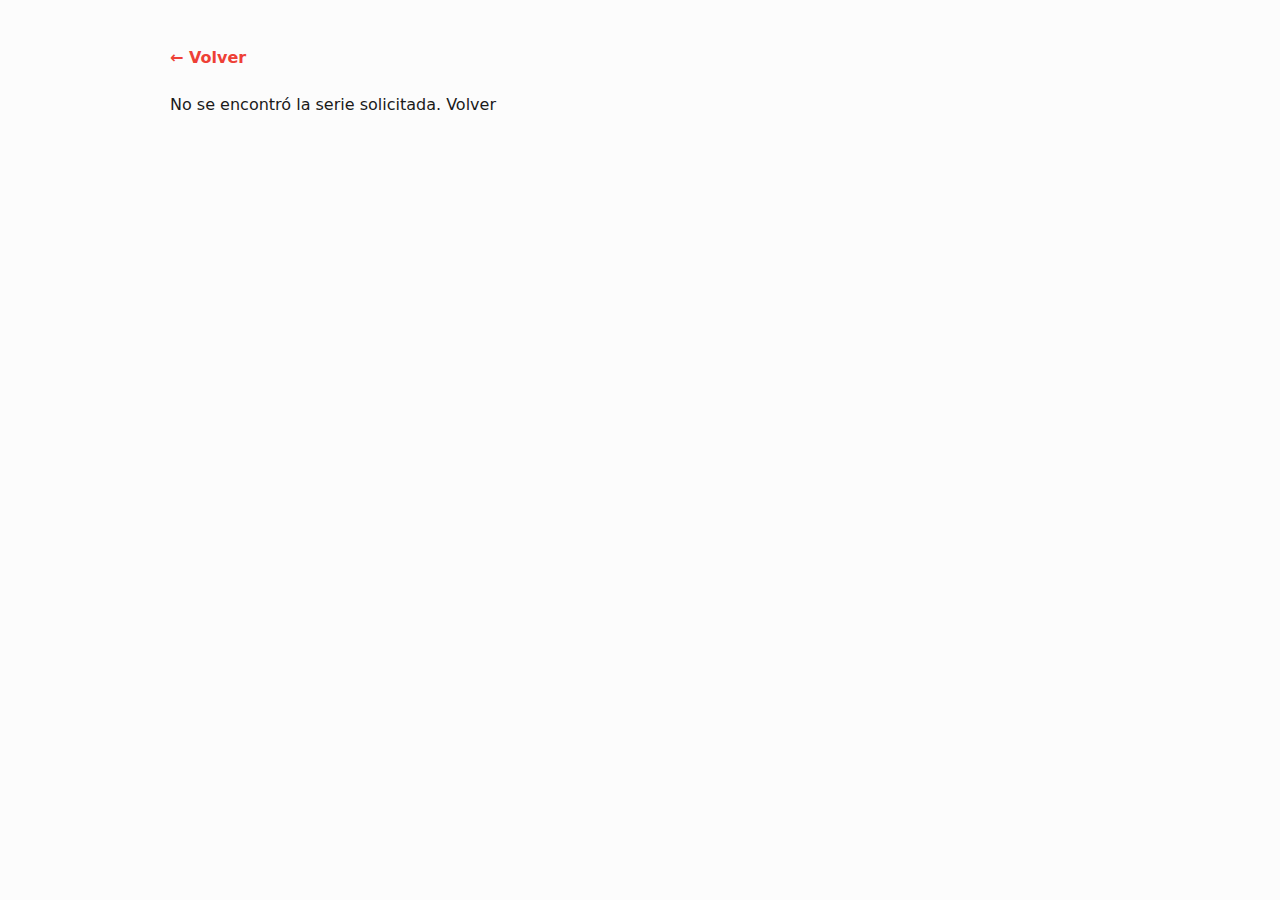
<file: show.html>
<!DOCTYPE html>
<html lang="es">
<head>
  <meta charset="utf-8" />
  <title>Detalle - Series Argentinas</title>
  <meta name="viewport" content="width=device-width,initial-scale=1" />
  <link rel="stylesheet" href="css/style.css" />
  <style>
    /* Pequeños ajustes para la página de detalle */
    .detail-wrap { max-width: 980px; margin: 28px auto; padding: 20px; }
    .back-link { display:inline-block; margin-bottom: 12px; color:#ee4036; text-decoration:none; font-weight:600; }
    .card { display:flex; gap:20px; align-items:flex-start; background:#fff; padding:18px; border-radius:8px; box-shadow:0 6px 18px rgba(0,0,0,0.06); }
    .card .poster { width:320px; flex:0 0 320px; }
    .card .poster img { width:100%; height:auto; display:block; border-radius:6px; }
    .card .meta { flex:1; }
    .meta h1 { margin:0 0 6px; font-size:22px; }
    .meta .sub { color:#666; margin-bottom:14px; }
    .meta dl { margin:0; }
    .meta dt { font-weight:700; margin-top:8px; }
    .meta dd { margin:0 0 6px 0; color:#333; }
    @media (max-width: 760px) {
      .card { flex-direction:column; }
      .card .poster { width:100%; flex:0 0 auto; }
    }
  </style>
</head>
<body>
  <div class="detail-wrap">
    <!-- CAMBIO: back inteligente con fallback -->
    <a href="index.html" id="js-back" class="back-link" data-fallback="/index.html" aria-label="Volver a la página anterior">← Volver</a>

    <div id="detail">Cargando...</div>
  </div>

  <script src="https://code.jquery.com/jquery-3.7.1.min.js"></script>
  <script>
    (function () {
      function getIdFromURL() {
        var p = new URLSearchParams(window.location.search);
        var id = p.get('id');
        if (id) return id;
        if (window.location.hash) return window.location.hash.replace(/^#/, '');
        return null;
      }

      function renderNotFound() {
        $('#detail').html('<p>No se encontró la serie solicitada. <a href="index.html">Volver</a></p>');
      }

      function renderItem(item) {
        if (!item) { renderNotFound(); return; }
        document.title = item.title + ' — Series Argentinas';
        var actors = (item.actors && item.actors.join(', ')) || '';
        var html = '<div class="card">'
          + '<div class="poster"><img src="' + item.image + '" alt="' + (item.title||'') + '"></div>'
          + '<div class="meta">'
            + '<h1>' + (item.title || '') + '</h1>'
            + '<div class="sub">' + (item.subtitle || '') + '</div>'
            + '<dl>'
              + '<dt>Año</dt><dd>' + (item.year || '') + '</dd>'
              + '<dt>Canal / Plataforma</dt><dd>' + (item.channel || '') + '</dd>'
              + '<dt>Género</dt><dd>' + (item.genre || '') + '</dd>'
              + '<dt>Actores</dt><dd>' + actors + '</dd>'
            + '</dl>'
          + '</div>'
        + '</div>';
        $('#detail').html(html);
      }

      var id = getIdFromURL();
      if (!id) { renderNotFound(); return; }

      fetch('data.json').then(function (r) {
        if (!r.ok) throw new Error('no data');
        return r.json();
      }).then(function (data) {
        var items = (data && data.items) || [];
        var item = items.find(function (it) { return it && it.id === id; });
        // fallback: buscar por title si id no coincide
        if (!item) item = items.find(function (it) { return it && it.title && it.title.toLowerCase() === decodeURIComponent(id).toLowerCase(); });
        renderItem(item);
      }).catch(function () {
        // fallback si no hay data.json
        renderNotFound();
      });
    })();
  </script>

  <!-- CAMBIO: Back inteligente (vanilla JS) -->
  <script>
    (function () {
      function isSameOrigin(url) {
        try {
          var u = new URL(url, window.location.href);
          return u.origin === window.location.origin;
        } catch (e) { return false; }
      }
      function bindBack() {
        var el = document.getElementById('js-back');
        if (!el) return;
        el.addEventListener('click', function (evt) {
          evt.preventDefault();
          var hasHistory = window.history.length > 1;
          var ref = document.referrer;
          if (hasHistory && ref && isSameOrigin(ref)) {
            window.history.back();
            return;
          }
          var fallback = el.getAttribute('data-fallback') || el.getAttribute('href') || '/index.html';
          window.location.assign(fallback);
        });
      }
      if (document.readyState === 'loading') {
        document.addEventListener('DOMContentLoaded', bindBack);
      } else {
        bindBack();
      }
    })();
  </script>
</body>
</html>
</file>
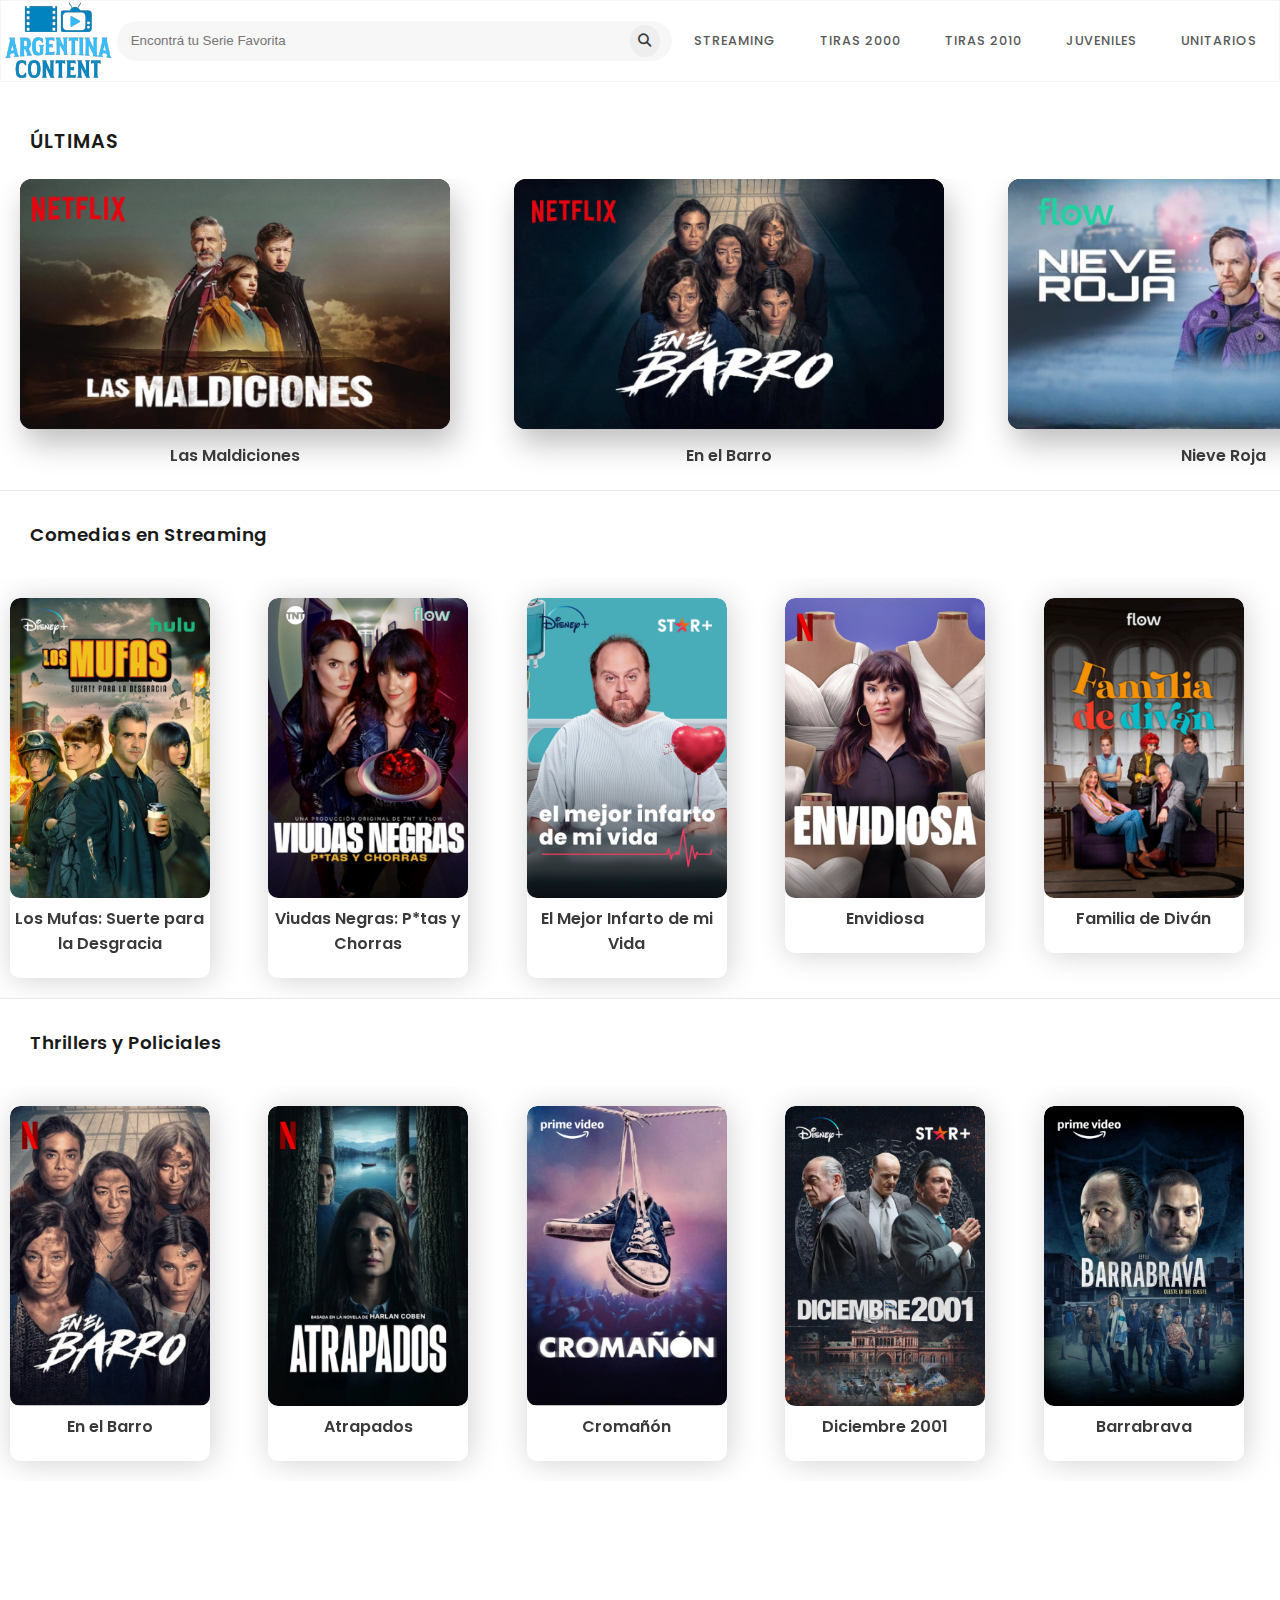
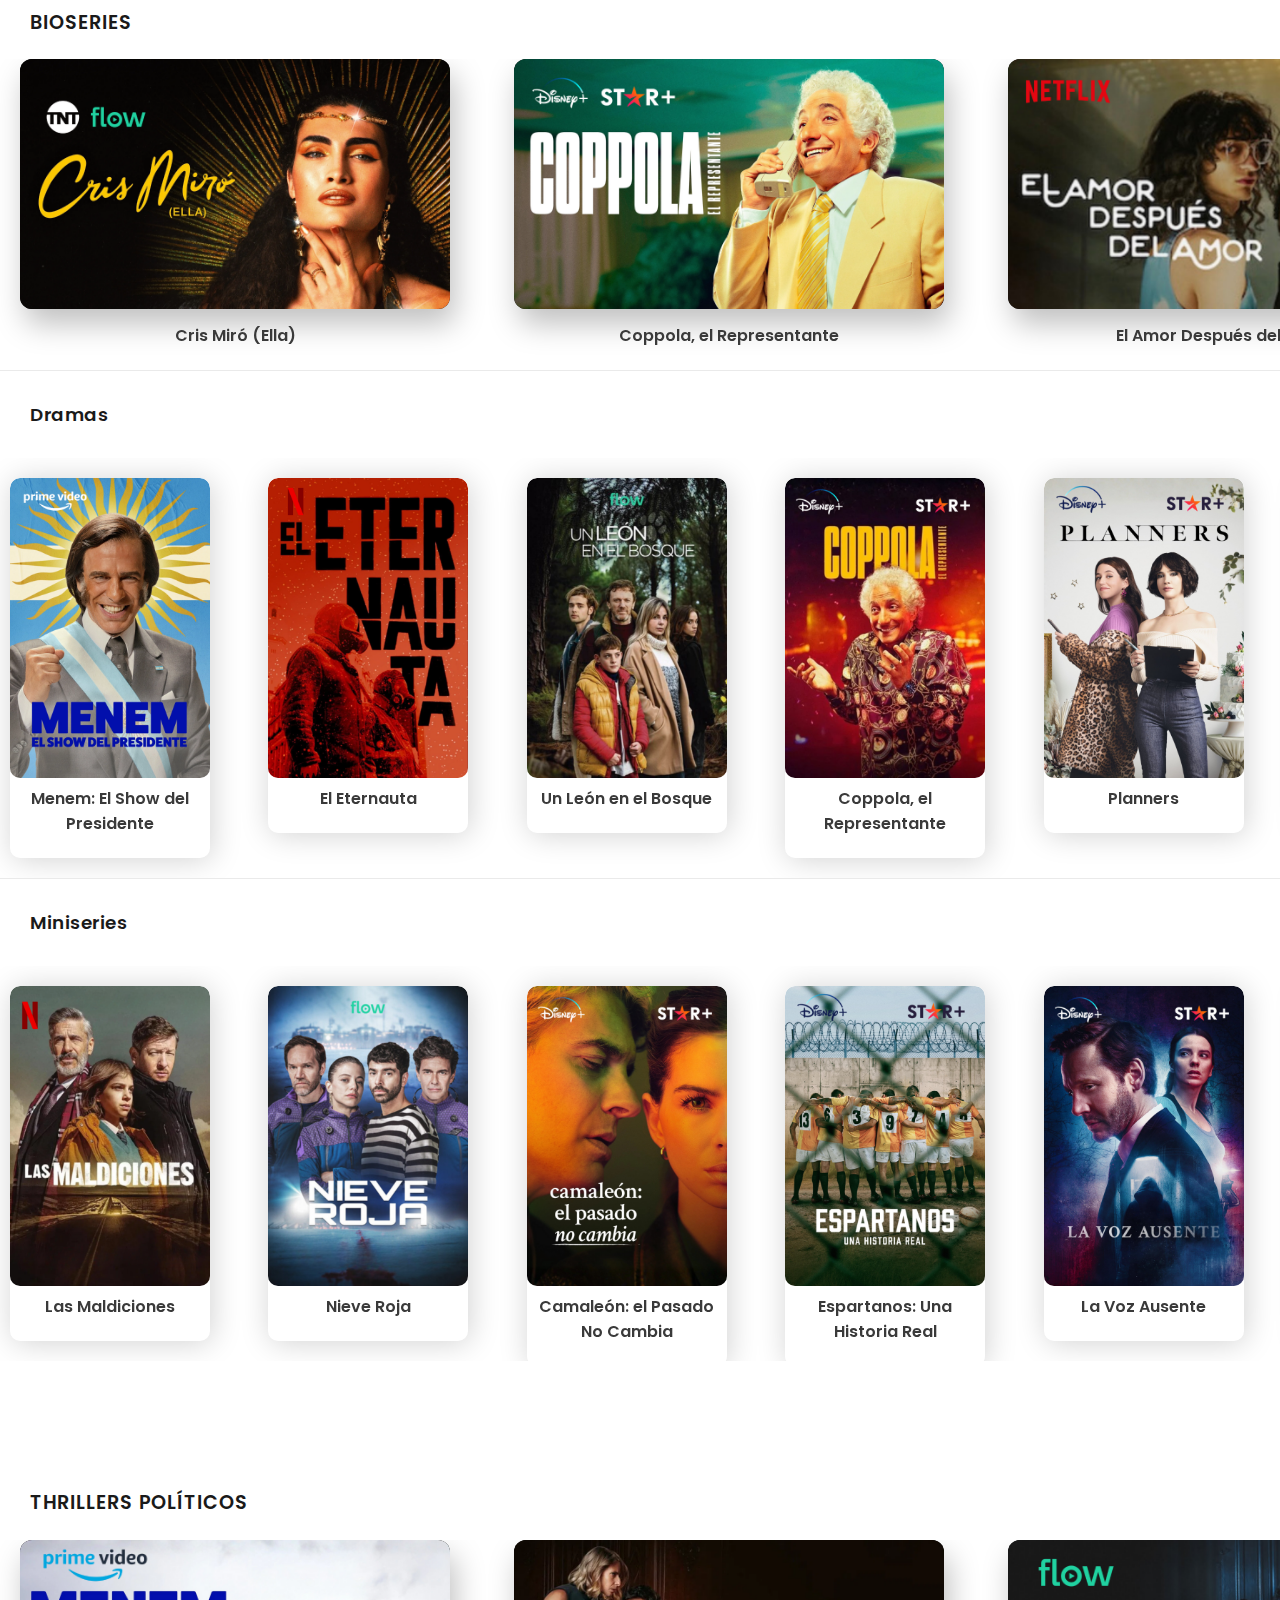
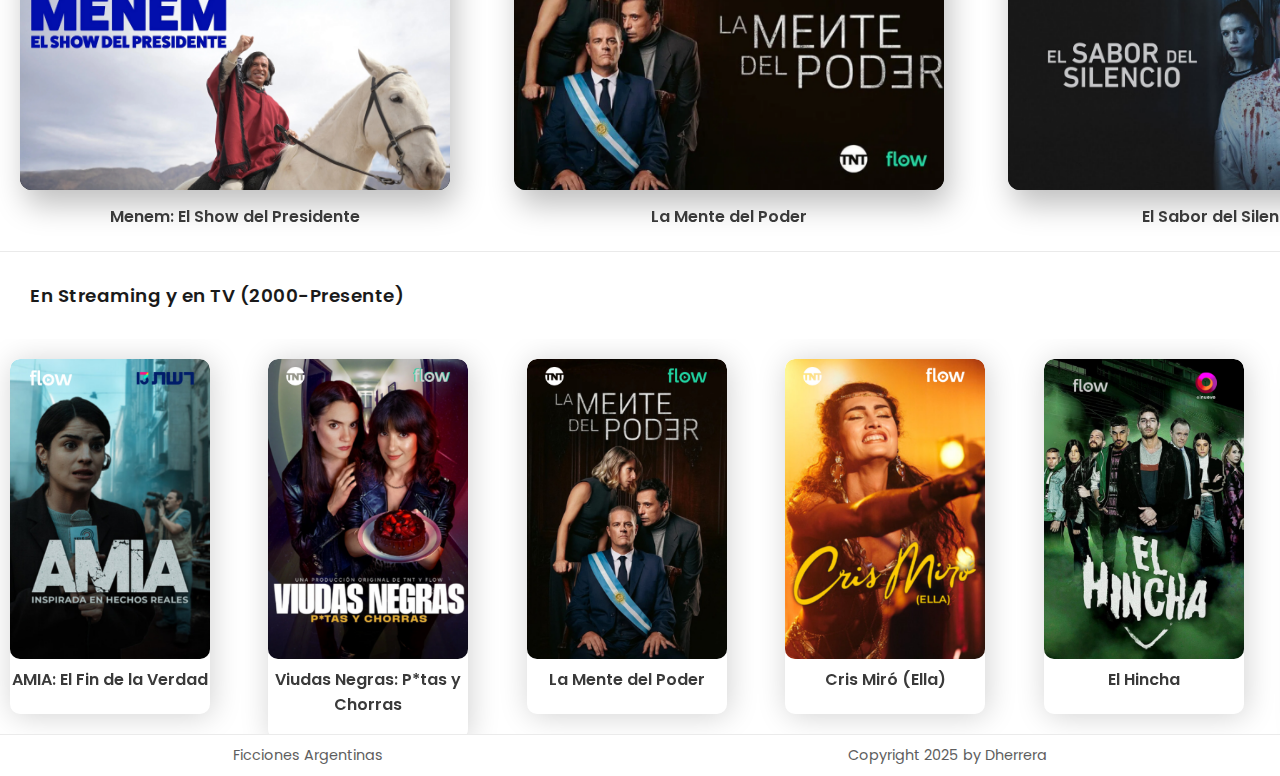
<file: streaming.html>
<!DOCTYPE html>
<html lang="es">
<head>
  <meta charset="utf-8" />
  <title>Argentina Content</title>

  <!-- CSS -->
  <link rel="stylesheet" href="css/style.css" />
  <link rel="stylesheet" href="css/lightslider.css" />

  <!-- Fuente -->
  <link rel="preconnect" href="https://fonts.gstatic.com" crossorigin />
  <link rel="stylesheet" href="https://fonts.googleapis.com/css?family=Poppins&display=swap" />

  <!-- Fav icon -->
  <link rel="shortcut icon" href="images/fav icon.png" />

  <!-- Font Awesome (CSS, sin kit) -->
  <link rel="stylesheet"
        href="https://cdnjs.cloudflare.com/ajax/libs/font-awesome/6.5.2/css/all.min.css"
        referrerpolicy="no-referrer" />

  <!-- Tipografía base segura -->
  <style>
    body{ font-family: Poppins, system-ui, -apple-system, "Segoe UI", Roboto, Helvetica, Arial, sans-serif; }
    img{ height:auto; }

    /* Nuevo: hamburguesa accesible y sin la flecha/tilde nativa */
    .menu-btn{
      position: absolute !important;
      width: 1px; height: 1px;
      padding: 0; margin: -1px;
      overflow: hidden; clip: rect(0 0 0 0); white-space: nowrap;
      border: 0;
    }

    .menu-icon{
      display: inline-flex;
      align-items: center;
      justify-content: center;
      width: 48px;
      height: 48px;
      cursor: pointer;
      user-select: none;
    }

    .nav-icon{
      position: relative;
      width: 26px;
      height: 2px;
      background: #555;
      display: inline-block;
      transition: transform 0.25s ease, background 0.25s ease;
    }
    .nav-icon::before,
    .nav-icon::after{
      content: "";
      position: absolute;
      left: 0;
      width: 26px;
      height: 2px;
      background: #555;
      transition: transform 0.25s ease, top 0.25s ease, opacity 0.25s ease;
    }
    .nav-icon::before{ top: -8px; }
    .nav-icon::after{ top: 8px; }

    .menu-btn:checked + .menu-icon .nav-icon{
      background: transparent;
    }
    .menu-btn:checked + .menu-icon .nav-icon::before{
      transform: rotate(45deg);
      top: 0;
    }
    .menu-btn:checked + .menu-icon .nav-icon::after{
      transform: rotate(-45deg);
      top: 0;
    }

    @media (min-width: 768px){
      .menu-icon{ display:none; }
    }

    /* Evita arrastrar/ mover horizontalmente las imágenes de sliders horizontales en móviles */
    .slider-h img,
    .showcase-box img {
      touch-action: pan-y; /* permite sólo scroll vertical en touch */
      -ms-touch-action: pan-y;
      -webkit-user-drag: none;
      user-drag: none;
      -webkit-user-select: none;
      -moz-user-select: none;
      -ms-user-select: none;
      user-select: none;
    }
  </style>
</head>
<body>

<!---navigation-->
<!-- NAV -->
<nav class="sa-nav">
  <a href="index.html" class="logo" aria-label="Argentina Content">
    <img src="images/logos/argentina-content-logo.PNG" alt="Argentina Content">
  </a>

  <!-- Buscador (FORM) -->
  <form class="search" role="search" id="headerSearch">
    <input type="search" name="q" placeholder="Encontrá tu Serie Favorita" aria-label="Buscar series" />
    <button type="submit" class="search-btn" aria-label="Buscar">
      <i class="fas fa-search" aria-hidden="true"></i>
    </button>
  </form>

  <!-- Toggle móvil -->
  <input class="menu-btn" type="checkbox" id="menu-btn" aria-hidden="true" />
  <label class="menu-icon" for="menu-btn" aria-label="Abrir menú">
    <span class="nav-icon" aria-hidden="true"></span>
  </label>

  <!-- Menú -->
  <ul class="menu nav-options">
    <li><a href="streaming.html">Streaming</a></li>
    <li><a href="tiras_2000.html">Tiras 2000</a></li>
    <li><a href="tiras_2010.html">Tiras 2010</a></li>
    <li><a href="juveniles.html">Juveniles</a></li>
    <li><a href="unitarios.html" aria-current="page">Unitarios</a></li>
  </ul>
</nav>

<!-- Destacadas (H) -->
<section id="main">
  <h1 class="showcase-heading">ÚLTIMAS</h1>
  <ul class="slider-h cs-hidden">

    <li class="item-a">
      <div class="showcase-box">
        <img src="images/horizontals-1024x576/las-maldiciones-slide-1024x576.png" loading="lazy" alt="Las Maldiciones"/>
      </div>
      <div class="latest-b-text">
        <strong>Las Maldiciones</strong>
        <p></p>
      </div>
    </li>

    <li class="item-b">
      <div class="showcase-box">
        <img src="images/horizontals-1024x576/en-el-barro-slide-1024x576.png" loading="lazy" alt="En el Barro"/>
      </div>
      <div class="latest-b-text"><strong>En el Barro</strong><p></p></div>
    </li>

    <li class="item-f">
      <div class="showcase-box">
        <img src="images/horizontals-1024x576/nieve-roja-slide-1024x576.png" loading="lazy" alt="Nieve Roja"/>
      </div>
      <div class="latest-b-text"><strong>Nieve Roja</strong><p></p></div>
    </li>

    <li class="item-f">
      <div class="showcase-box">
        <img src="images/horizontals-1024x576/los-mufas-slide-1024x576.png" loading="lazy" alt="Los Mufas: Suerte para la Desgracia"/>
      </div>
      <div class="latest-b-text"><strong>Los Mufas: Suerte para la Desgracia</strong><p></p></div>
    </li>

    <li class="item-d">
      <div class="showcase-box">
        <img src="images/horizontals-1024x576/viudas-negras-slide-1024x576.png" loading="lazy" alt="Viudas Negras: P*tas y Chorras"/>
      </div>
      <div class="latest-b
      <div class="latest-b-text"><strong>Menem: el Show del Presidente</strong><p></p></div>
    </li>

  </ul>
</section>

<!-- Comedias en Streaming (V) -->
<section id="latest">
  <h2 class="latest-heading">Comedias en Streaming</h2>
  <ul class="slider-v cs-hidden">
    <li class="item-b"><div class="latest-box"><div class="latest-b-img"><img src="images/verticals/los-mufas-poster-280x420.png" loading="lazy" alt="Los Mufas: Suerte para la Desgracia"></div><div class="latest-b-text"><strong>Los Mufas: Suerte para la Desgracia</strong><p></p></div></div></li>
    <li class="item-d"><div class="latest-box"><div class="latest-b-img"><img src="images/verticals/viudas-negras-poster-280x420.png" loading="lazy" alt="Viudas Negras: P*tas y Chorras"></div><div class="latest-b-text"><strong>Viudas Negras: P*tas y Chorras</strong><p></p></div></div></li>
    <li class="item-a"><div class="latest-box"><div class="latest-b-img"><img src="images/verticals/el-mejor-infarto-de-mi-vida-poster-280x420.png" loading="lazy" alt="El Mejor Infarto de mi Vida"></div><div class="latest-b-text"><strong>El Mejor Infarto de mi Vida</strong><p></p></div></div></li>
    <li class="item-d"><div class="latest-box"><div class="latest-b-img"><img src="images/verticals/envidiosa-poster-280x420.png" loading="lazy" alt="Envidiosa"></div><div class="latest-b-text"><strong>Envidiosa</strong><p></p></div></div></li>
    <li class="item-a"><div class="latest-box"><div class="latest-b-img"><img src="images/verticals/familia-de-divan-poster-280x420.png" loading="lazy" alt="Familia de Diván"></div><div class="latest-b-text"><strong>Familia de Diván</strong><p></p></div></div></li>
    <li class="item-a"><div class="latest-box"><div class="latest-b-img"><img src="images/verticals/nada-poster-280x420.png" loading="lazy" alt="Nada"></div><div class="latest-b-text"><strong>Nada</strong><p></p></div></div></li>
    <li class="item-e"><div class="latest-box"><div class="latest-b-img"><img src="images/verticals/division-palermo-poster-280x420.png" loading="lazy" alt="División Palermo"></div><div class="latest-b-text"><strong>División Palermo</strong><p></p></div></div></li>
    <li class="item-e"><div class="latest-box"><div class="latest-b-img"><img src="images/verticals/el-encargado-poster-280x420.png" loading="lazy" alt="El Encargado"></div><div class="latest-b-text"><strong>El Encargado</strong><p></p></div></div></li>
    <li class="item-g"><div class="latest-box"><div class="latest-b-img"><img src="images/verticals/porno-y-helado-poster-280x420.png" loading="lazy" alt="Porno y Helado"></div><div class="latest-b-text"><strong>Porno y Helado</strong><p></p></div></div></li>
    <li class="item-g"><div class="latest-box"><div class="latest-b-img"><img src="images/verticals/los-protectores-poster-280x420.png" loading="lazy" alt="Los Protectores"></div><div class="latest-b-text"><strong>Los Protectores</strong><p></p></div></div></li>
    <li class="item-g"><div class="latest-box"><div class="latest-b-img"><img src="images/verticals/terapia-alternativa-poster-280x420.png" loading="lazy" alt="Terapia Alternativa"></div><div class="latest-b-text"><strong>Terapia Alternativa</strong><p></p></div></div></li>
    <li class="item-c"><div class="latest-box"><div class="latest-b-img"><img src="images/verticals/casi-feliz-poster-280x420.png" loading="lazy" alt="Casi Feliz"></div><div class="latest-b-text"><strong>Casi Feliz</strong><p></p></div></div></li>
  </ul>
</section>

<!-- Thrillers y Policiales (V) -->
<section id="latest">
  <h2 class="latest-heading">Thrillers y Policiales</h2>
  <ul class="slider-v cs-hidden">
    <li class="item-f"><div class="latest-box"><div class="latest-b-img"><img src="images/verticals/en-el-barro-poster-280x420.png" loading="lazy" alt="En el Barro"></div><div class="latest-b-text"><strong>En el Barro</strong><p></p></div></div></li>
    <li class="item-b"><div class="latest-box"><div class="latest-b-img"><img src="images/verticals/atrapados-poster-280x420.png" loading="lazy" alt="Atrapados"></div><div class="latest-b-text"><strong>Atrapados</strong><p></p></div></div></li>
    <li class="item-a"><div class="latest-box"><div class="latest-b-img"><img src="images/verticals/cromanon-poster-280x420.png" loading="lazy" alt="Cromañón"></div><div class="latest-b-text"><strong>Cromañón</strong><p></p></div></div></li>
    <li class="item-d"><div class="latest-box"><div class="latest-b-img"><img src="images/verticals/diciembre-2001-poster-280x420.png" loading="lazy" alt="Diciembre 2001"></div><div class="latest-b-text"><strong>Diciembre 2001</strong><p></p></div></div></li>
    <li class="item-d"><div class="latest-box"><div class="latest-b-img"><img src="images/verticals/barrabrava-poster-280x420.png" loading="lazy" alt="Barrabrava"></div><div class="latest-b-text"><strong>Barrabrava</strong><p></p></div></div></li>
    <li class="item-a"><div class="latest-box"><div class="latest-b-img"><img src="images/verticals/maria-marta-poster-280x420.png" loading="lazy" alt="María Marta: El Crimen del Country"></div><div class="latest-b-text"><strong>María Marta: El Crimen del Country</strong><p></p></div></div></li>
    <li class="item-b"><div class="latest-box"><div class="latest-b-img"><img src="images/verticals/ultimo-primer-dia-poster-280x420.png" loading="lazy" alt="Último Primer Día"></div><div class="latest-b-text"><strong>Último Primer Día</strong><p></p></div></div></li>
    <li class="item-b"><div class="latest-box"><div class="latest-b-img"><img src="images/verticals/post-mortem-poster-280x420.png" loading="lazy" alt="Post Mortem"></div><div class="latest-b-text"><strong>Post Mortem</strong><p></p></div></div></li>
    <li class="item-g"><div class="latest-box"><div class="latest-b-img"><img src="images/verticals/puerta-7-poster-280x420.png" loading="lazy" alt="Puerta 7"></div><div class="latest-b-text"><strong>Puerta 7</strong><p></p></div></div></li>
    <li class="item-g"><div class="latest-box"><div class="latest-b-img"><img src="images/verticals/el-mundo-de-mateo-poster-280x420.png" loading="lazy" alt="El Mundo de Mateo"></div><div class="latest-b-text"><strong>El Mundo de Mateo</strong><p></p></div></div></li>
    <li class="item-g"><div class="latest-box"><div class="latest-b-img"><img src="images/verticals/el-jardin-de-bronce-poster-280x420.png" loading="lazy" alt="El Jardin de Bronce"></div><div class="latest-b-text"><strong>El Jardin de Bronce</strong><p></p></div></div></li>
    <li class="item-g"><div class="latest-box"><div class="latest-b-img"><img src="images/verticals/el-marginal-poster-280x420.png" loading="lazy" alt="El Marginal"></div><div class="latest-b-text"><strong>El Marginal</strong><p></p></div></div></li>
  </ul>
</section>

<!-- Grandes Éxitos (H) -->
<section id="main">
  <h1 class="showcase-heading">Bioseries</h1>
  <ul class="slider-h cs-hidden">
    <li class="item-a"><div class="showcase-box"><img src="images/horizontals-1024x576/cris-miro-slide-1024x576.png" loading="lazy" alt="Cris Miró (Ella)"/></div><div class="latest-b-text"><strong>Cris Miró (Ella)</strong><p></p></div></li>
    <li class="item-a"><div class="showcase-box"><img src="images/horizontals-1024x576/coppola-slide-1024x576.png" loading="lazy" alt="Coppola, el Representante"/></div><div class="latest-b-text"><strong>Coppola, el Representante</strong><p></p></div></li>
    <li class="item-b"><div class="showcase-box"><img src="images/horizontals-1024x576/el-amor-despues-del-amor-slide-1024x576.png" loading="lazy" alt="El Amor Después del Amor"/></div><div class="latest-b-text"><strong>El Amor Después del Amor</strong><p></p></div></li>
    <li class="item-b"><div class="showcase-box"><img src="images/horizontals-1024x576/ringo-slide-1024x576.png" loading="lazy" alt="Ringo: Gloria y Muerte"/></div><div class="latest-b-text"><strong>Ringo: Gloria y Muerte</strong><p></p></div></li>
    <li class="item-b"><div class="showcase-box"><img src="images/horizontals-1024x576/maradona-slide-1024x576.png" loading="lazy" alt="Maradona: Sueño Bendito"/></div><div class="latest-b-text"><strong>Maradona: Sueño Bendito</strong><p></p></div></li>
    <li class="item-b"><div class="showcase-box"><img src="images/horizontals-1024x576/apache-slide-1024x576.png" loading="lazy" alt="Apache: La Vida de Carlos Tevez"/></div><div class="latest-b-text"><strong>Apache: La Vida de Carlos Tevez</strong><p></p></div></li>
  </ul>
</section>

<!-- Dramas (V) -->
<section id="latest">
  <h2 class="latest-heading">Dramas</h2>
  <ul class="slider-v cs-hidden">
    <li class="item-c"><div class="latest-box"><div class="latest-b-img"><img src="images/verticals/menem-poster-280x420.png" loading="lazy" alt="Menem: El Show del Presidente"></div><div class="latest-b-text"><strong>Menem: El Show del Presidente</strong><p></p></div></div></li>
    <li class="item-d"><div class="latest-box"><div class="latest-b-img"><img src="images/verticals/el-eternauta-poster-280x420.png" loading="lazy" alt="El Eternauta"></div><div class="latest-b-text"><strong>El Eternauta</strong><p></p></div></div></li>
    <li class="item-e"><div class="latest-box"><div class="latest-b-img"><img src="images/verticals/un-leon-en-el-bosque-poster-280x420.png" loading="lazy" alt="Un León en el Bosque"></div><div class="latest-b-text"><strong>Un León en el Bosque</strong><p></p></div></div></li>
    <li class="item-e"><div class="latest-box"><div class="latest-b-img"><img src="images/verticals/coppola-poster-280x420.png" loading="lazy" alt="Coppola, el Representante"></div><div class="latest-b-text"><strong>Coppola, el Representante</strong><p></p></div></div></li>
    <li class="item-b"><div class="latest-box"><div class="latest-b-img"><img src="images/verticals/planners-poster-280x420.png" loading="lazy" alt="Planners"></div><div class="latest-b-text"><strong>Planners</strong><p></p></div></div></li>
    <li class="item-e"><div class="latest-box"><div class="latest-b-img"><img src="images/verticals/el-fin-del-amor-poster-280x420.png" loading="lazy" alt="El Fin del Amor"></div><div class="latest-b-text"><strong>El Fin del Amor</strong><p></p></div></div></li>
    <li class="item-a"><div class="latest-box"><div class="latest-b-img"><img src="images/verticals/limbo-poster-280x420.png" loading="lazy" alt="Limbo...hasta que lo Decida"></div><div class="latest-b-text"><strong>Limbo...hasta que lo Decida</strong><p></p></div></div></li>
    <li class="item-a"><div class="latest-box"><div class="latest-b-img"><img src="images/verticals/el-buen-retiro-poster-280x420.png" loading="lazy" alt="El Buen Retiro"></div><div class="latest-b-text"><strong>El Buen Retiro</strong><p></p></div></div></li>
    <li class="item-a"><div class="latest-box"><div class="latest-b-img"><img src="images/verticals/iosi-poster-280x420.png" loading="lazy" alt="Iosi, el Espía Arrepentido"></div><div class="latest-b-text"><strong>Iosi, el Espía Arrepentido</strong><p></p></div></div></li>
    <li class="item-a"><div class="latest-box"><div class="latest-b-img"><img src="images/verticals/el-reino-poster-280x420.png" loading="lazy" alt="El Reino"></div><div class="latest-b-text"><strong>El Reino</strong><p></p></div></div></li>
    <li class="item-a"><div class="latest-box"><div class="latest-b-img"><img src="images/verticals/edha-poster-280x420.png" loading="lazy" alt="Edha"></div><div class="latest-b-text"><strong>Edha</strong><p></p></div></div></li>
  </ul>
</section>

<!-- Miniseries -->
<section id="latest">
  <h2 class="latest-heading">Miniseries</h2>
  <ul class="slider-v cs-hidden">
    <li class="item-a"><div class="latest-box"><div class="latest-b-img"><img src="images/verticals/las-maldiciones-poster-280x420.png" loading="lazy" alt="Las Maldiciones"></div><div class="latest-b-text"><strong>Las Maldiciones</strong><p></p></div></div></li>
    <li class="item-a"><div class="latest-box"><div class="latest-b-img"><img src="images/verticals/nieve-roja-poster-280x420.png" loading="lazy" alt="Nieve Roja"></div><div class="latest-b-text"><strong>Nieve Roja</strong><p></p></div></div></li>
    <li class="item-a"><div class="latest-box"><div class="latest-b-img"><img src="images/verticals/camaleon-poster-280x420.png" loading="lazy" alt="Camaleón: el Pasado No Cambia"></div><div class="latest-b-text"><strong>Camaleón: el Pasado No Cambia</strong><p></p></div></div></li>
    <li class="item-b"><div class="latest-box"><div class="latest-b-img"><img src="images/verticals/espartanos-poster-280x420.png" loading="lazy" alt="Espartanos: Una Historia Real"></div><div class="latest-b-text"><strong>Espartanos: Una Historia Real</strong><p></p></div></div></li>
    <li class="item-c"><div class="latest-box"><div class="latest-b-img"><img src="images/verticals/la-voz-ausente-poster-280x420.png" loading="lazy" alt="La Voz Ausente"></div><div class="latest-b-text"><strong>La Voz Ausente</strong><p></p></div></div></li>
    <li class="item-d"><div class="latest-box"><div class="latest-b-img"><img src="images/verticals/felices-los-seis-poster-280x420.png" loading="lazy" alt="Felices los Seis"></div><div class="latest-b-text"><strong>Felices los Seis</strong><p></p></div></div></li>
    <li class="item-d"><div class="latest-box"><div class="latest-b-img"><img src="images/verticals/cris-miro-ella-poster-280x420.png" loading="lazy" alt="Cris Miró (Ella)"></div><div class="latest-b-text"><strong>Cris Miró (Ella)</strong><p></p></div></div></li>
    <li class="item-d"><div class="latest-box"><div class="latest-b-img"><img src="images/verticals/el-sabor-del-silencio-poster-280x420.png" loading="lazy" alt="El Sabor del Silencio"></div><div class="latest-b-text"><strong>El Sabor del Silencio</strong><p></p></div></div></li>
    <li class="item-d"><div class="latest-box"><div class="latest-b-img"><img src="images/verticals/fragiles-poster-280x420.png" loading="lazy" alt="Frágiles"></div><div class="latest-b-text"><strong>Frágiles</strong><p></p></div></div></li>
    <li class="item-d"><div class="latest-box"><div class="latest-b-img"><img src="images/verticals/el-amor-despues-del-amor-poster-280x420.png" loading="lazy" alt="El Amor Después del Amor"></div><div class="latest-b-text"><strong>El Amor Después del Amor</strong><p></p></div></div></li>
    <li class="item-d"><div class="latest-box"><div class="latest-b-img"><img src="images/verticals/la-mente-del-poder-poster-280x420.png" loading="lazy" alt="La Mente del Poder"></div><div class="latest-b-text"><strong>La Mente del Poder</strong><p></p></div></div></li>
    <li class="item-d"><div class="latest-box"><div class="latest-b-img"><img src="images/verticals/cris-miro-ella-poster-280x420.png" loading="lazy" alt="Cris Miró (Ella)"></div><div class="latest-b-text"><strong>Cris Miró (Ella)</strong><p></p></div></div></li>
    <li class="item-d"><div class="latest-box"><div class="latest-b-img"><img src="images/verticals/supernova-poster-280x420.png" loading="lazy" alt="Supernova"></div><div class="latest-b-text"><strong>Supernova</strong><p></p></div></div></li>
    <li class="item-d"><div class="latest-box"><div class="latest-b-img"><img src="images/verticals/santa-evita-poster-280x420.png" loading="lazy" alt="Santa Evita"></div><div class="latest-b-text"><strong>Santa Evita</strong><p></p></div></div></li>
    <li class="item-d"><div class="latest-box"><div class="latest-b-img"><img src="images/verticals/maradona-poster-280x420.png" loading="lazy" alt="Maradona: Sueño Bendito"></div><div class="latest-b-text"><strong>Maradona: Sueño Bendito</strong><p></p></div></div></li>
    <li class="item-d"><div class="latest-box"><div class="latest-b-img"><img src="images/verticals/apache-poster-280x420.png" loading="lazy" alt="Apache: la Vida de Carlos Tévez"></div><div class="latest-b-text"><strong>Apache: La Vida de Carlos Tévez</strong><p></p></div></div></li>
  </ul>
</section>

<!-- Thrillers Políticos (H) -->
<section id="main">
  <h1 class="showcase-heading">Thrillers Políticos</h1>
  <ul class="slider-h cs-hidden">
    <li class="item-a"><div class="showcase-box"><img src="images/horizontals-1024x576/menem-slide-1024x576.png" loading="lazy" alt="Menem: El Show del Presidente"/></div><div class="latest-b-text"><strong>Menem: El Show del Presidente</strong><p></p></div></li>
    <li class="item-b"><div class="showcase-box"><img src="images/horizontals-1024x576/la-mente-del-poder-slide-1024x576.png" loading="lazy" alt="La Mente del Poder"/></div><div class="latest-b-text"><strong>La Mente del Poder</strong><p></p></div></li>
    <li class="item-d"><div class="showcase-box"><img src="images/horizontals-1024x576/el-sabor-del-silencio-slide-1024x576.png" loading="lazy" alt="El Sabor del Silencio"/></div><div class="latest-b-text"><strong>El Sabor del Silencio</strong><p></p></div></li>
    <li class="item-e"><div class="showcase-box"><img src="images/horizontals-1024x576/diciembre-2001-slide-1024x576.png" loading="lazy" alt="Diciembre 2001"/></div><div class="latest-b-text"><strong>Diciembre 2001</strong><p></p></div></li>
    <li class="item-f"><div class="showcase-box"><img src="images/horizontals-1024x576/santa-evita-slide-1024x576.png" loading="lazy" alt="Santa Evita"/></div><div class="latest-b-text"><strong>Santa Evita</strong><p></p></div></li>
    <li class="item-e"><div class="showcase-box"><img src="images/horizontals-1024x576/iosi-slide-1024x576.png" loading="lazy" alt="Iosi, el Espía Arrepentido"/></div><div class="latest-b-text"><strong>Iosi, el Espía Arrepentido</strong><p></p></div></div>
    <li class="item-e"><div class="showcase-box"><img src="images/horizontals-1024x576/el-reino-slide-1024x576.png" loading="lazy" alt="El Reino"/></div><div class="latest-b-text"><strong>El Reino</strong><p></p></div></div>
  </ul>
</section>

<!-- Miniseries -->
<section id="latest">
  <h2 class="latest-heading">En Streaming y en TV (2000-Presente)</h2>
  <ul class="slider-v cs-hidden">
    <li class="item-d"><div class="latest-box"><div class="latest-b-img"><img src="images/verticals/amia-poster-280x420.png" loading="lazy" alt="AMIA: El Fin de la Verdad"></div><div class="latest-b-text"><strong>AMIA: El Fin de la Verdad</strong><p></p></div></div></li>
    <li class="item-d"><div class="latest-box"><div class="latest-b-img"><img src="images/verticals/viudas-negras-poster-280x420.png" loading="lazy" alt="Viudas Negras: P*tas y Chorras"></div><div class="latest-b-text"><strong>Viudas Negras: P*tas y Chorras</strong><p></p></div></div></li>
    <li class="item-d"><div class="latest-box"><div class="latest-b-img"><img src="images/verticals/la-mente-del-poder-poster-280x420.png" loading="lazy" alt="La Mente del Poder"></div><div class="latest-b-text"><strong>La Mente del Poder</strong><p></p></div></div></li>
    <li class="item-d"><div class="latest-box"><div class="latest-b-img"><img src="images/verticals/cris-miro-ella-poster-280x420.png" loading="lazy" alt="Cris Miró (Ella)"></div><div class="latest-b-text"><strong>Cris Miró (Ella)</strong><p></p></div></div></li>
    <li class="item-d"><div class="latest-box"><div class="latest-b-img"><img src="images/verticals/el-hincha-poster-280x420.png" loading="lazy" alt="El Hincha"></div><div class="latest-b-text"><strong>El Hincha</strong><p></p></div></div></li>
    <li class="item-d"><div class="latest-box"><div class="latest-b-img"><img src="images/verticals/pequenas-victorias-poster-280x420.png" loading="lazy" alt="Pequeñas Victorias, Perdidxs en la Tierra"></div><div class="latest-b-text"><strong>Pequeñas Victorias, Perdidxs en la Tierra</strong><p></p></div></div></li>
    <li class="item-d"><div class="latest-box"><div class="latest-b-img"><img src="images/verticals/los-internacionales-poster-280x420.png" loading="lazy" alt="Los Internacionales"></div><div class="latest-b-text"><strong>Los Internacionales</strong><p></p></div></div></li>
  </ul>
</section>



<!-- footer -->
<footer>
  <p>Ficciones Argentinas</p>
  <p>Copyright 2025 by Dherrera</p>
</footer>

<!-- JS: jQuery → LightSlider → tu init -->
<script src="https://code.jquery.com/jquery-3.7.1.min.js"></script>
<script src="js/lightslider.js"></script>
<script src="js/script.js"></script>
</body>
</html>
</file>
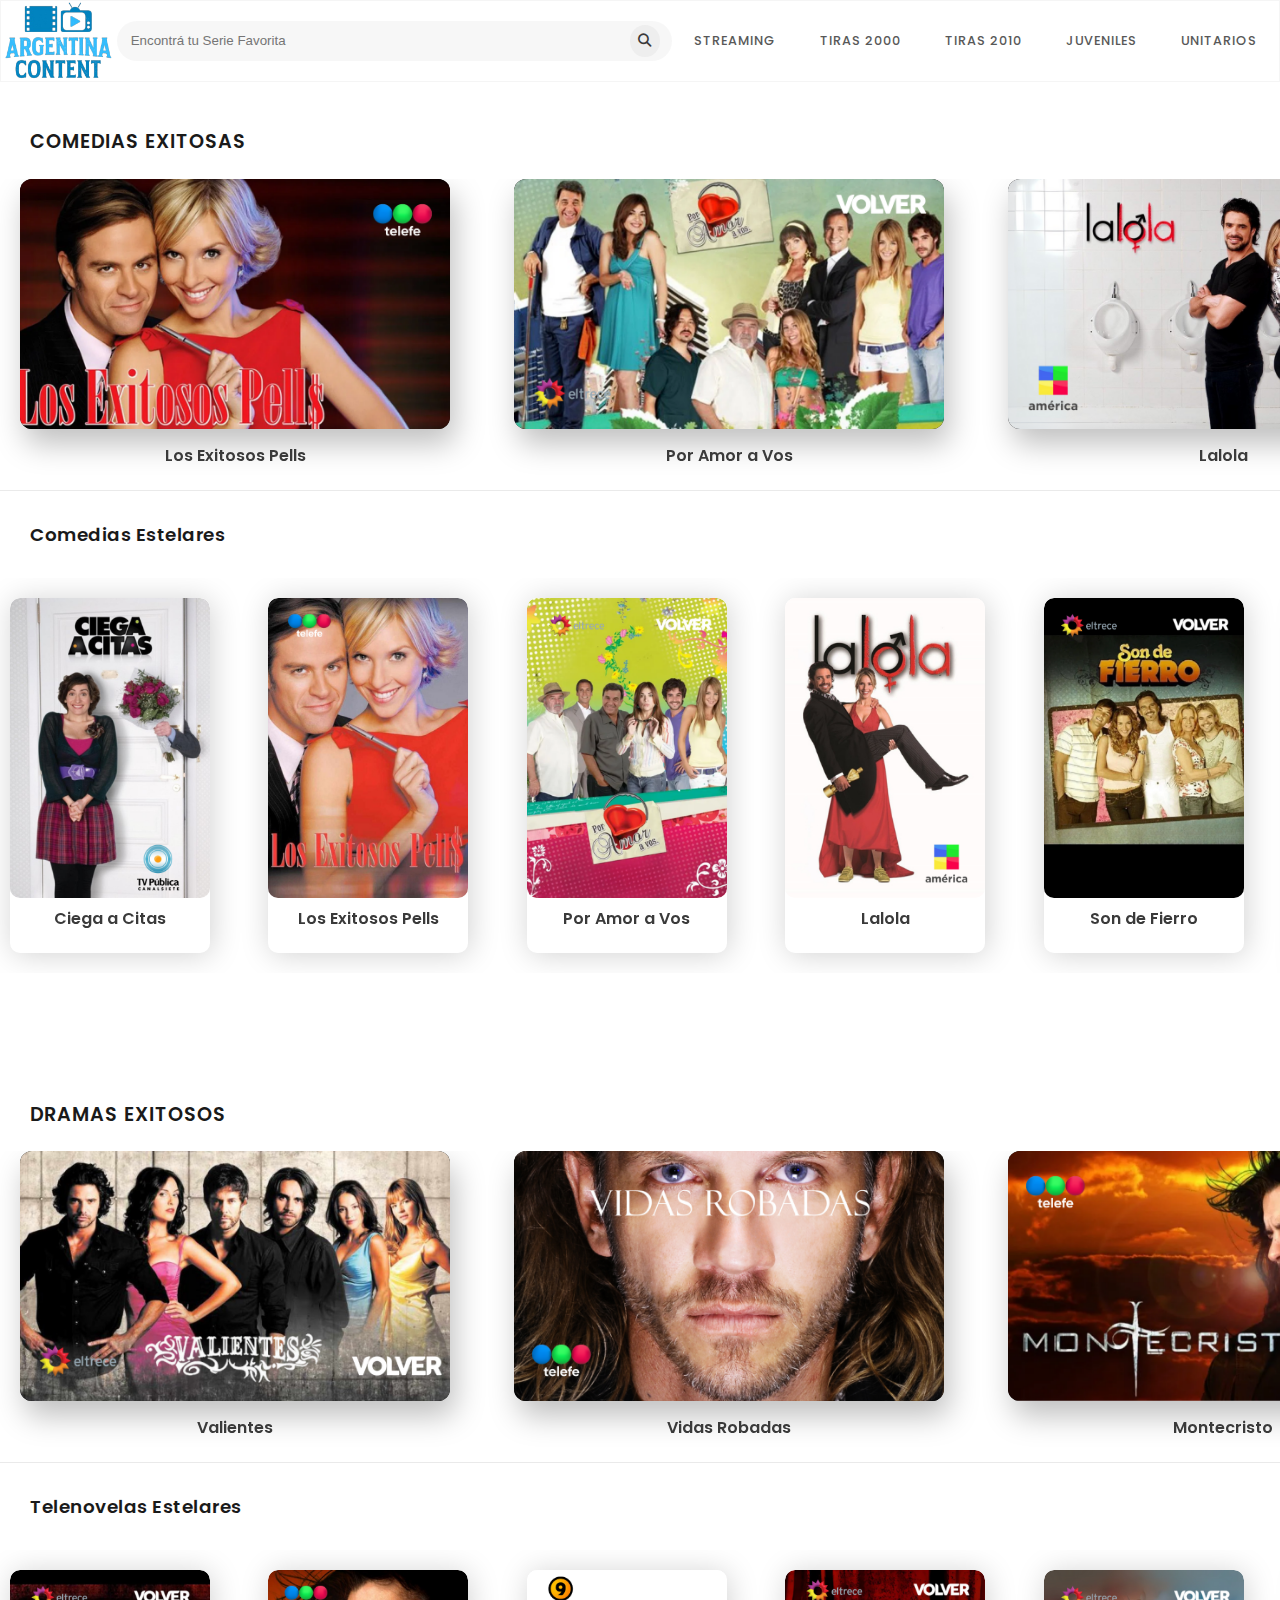
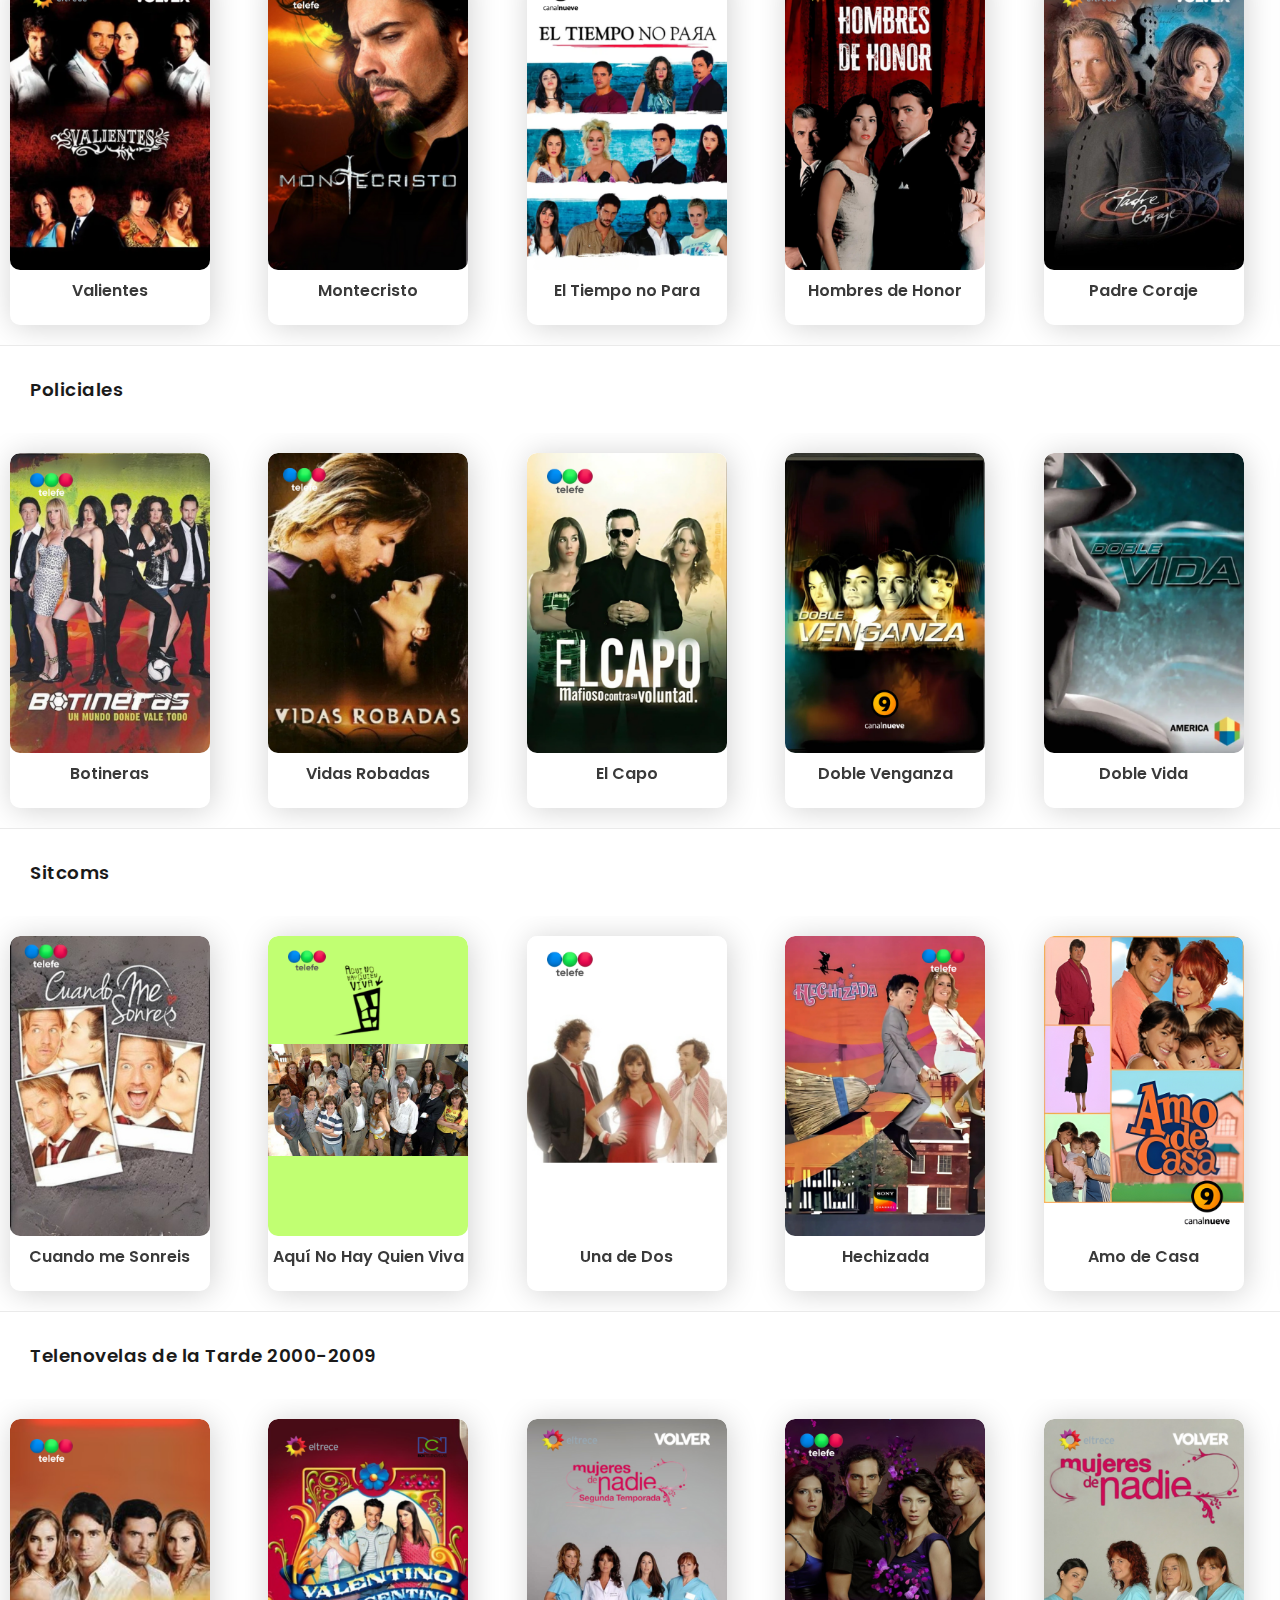
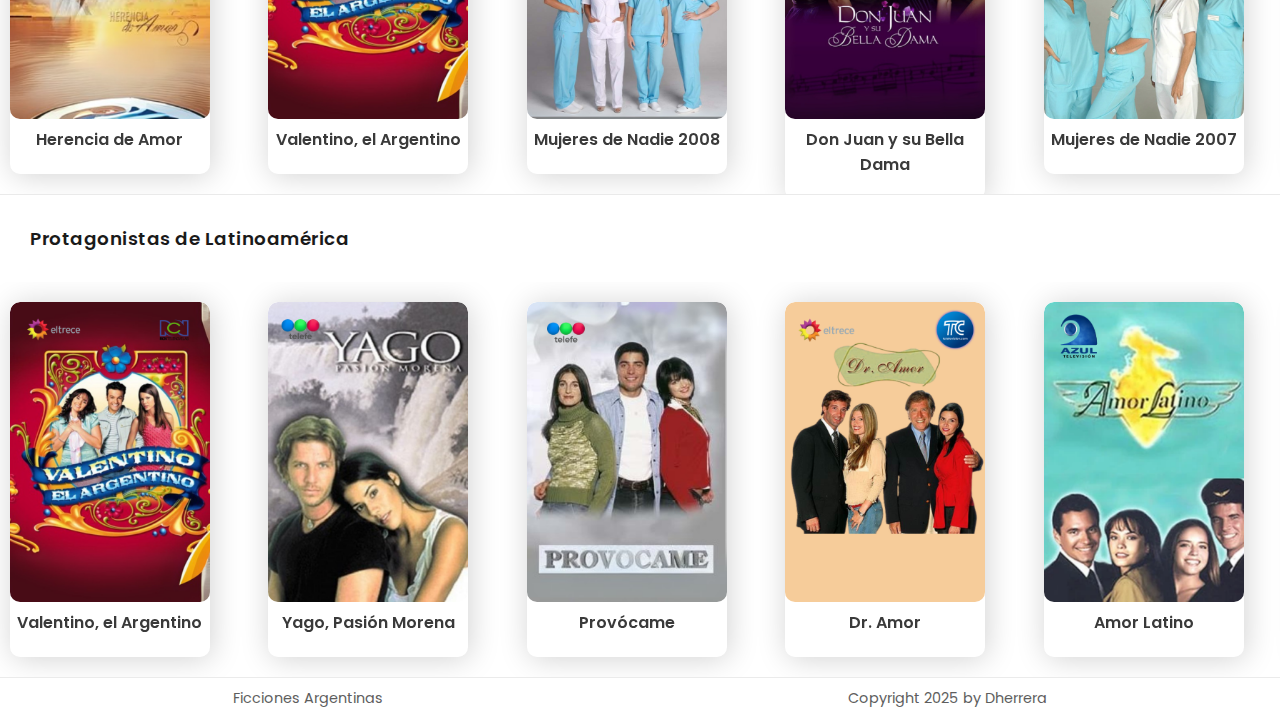
<file: tiras_2000.html>
<!DOCTYPE html>
<html lang="es">
<head>
  <meta charset="utf-8" />
  <title>Argentina Content</title>

  <!-- CSS -->
  <link rel="stylesheet" href="css/style.css" />
  <link rel="stylesheet" href="css/lightslider.css" />

  <!-- Fuente -->
  <link rel="preconnect" href="https://fonts.gstatic.com" crossorigin />
  <link rel="stylesheet" href="https://fonts.googleapis.com/css?family=Poppins&display=swap" />

  <!-- Fav icon -->
  <link rel="shortcut icon" href="images/fav icon.png" />

  <!-- Font Awesome (CSS, sin kit) -->
  <link rel="stylesheet"
        href="https://cdnjs.cloudflare.com/ajax/libs/font-awesome/6.5.2/css/all.min.css"
        referrerpolicy="no-referrer" />

  <!-- Tipografía base segura -->
  <style>
    body{ font-family: Poppins, system-ui, -apple-system, "Segoe UI", Roboto, Helvetica, Arial, sans-serif; }
    img{ height:auto; }

    /* Nuevo: hamburguesa accesible y sin la flecha/tilde nativa */
    .menu-btn{
      position: absolute !important;
      width: 1px; height: 1px;
      padding: 0; margin: -1px;
      overflow: hidden; clip: rect(0 0 0 0); white-space: nowrap;
      border: 0;
    }

    .menu-icon{
      display: inline-flex;
      align-items: center;
      justify-content: center;
      width: 48px;
      height: 48px;
      cursor: pointer;
      user-select: none;
    }

    .nav-icon{
      position: relative;
      width: 26px;
      height: 2px;
      background: #555;
      display: inline-block;
      transition: transform 0.25s ease, background 0.25s ease;
    }
    .nav-icon::before,
    .nav-icon::after{
      content: "";
      position: absolute;
      left: 0;
      width: 26px;
      height: 2px;
      background: #555;
      transition: transform 0.25s ease, top 0.25s ease, opacity 0.25s ease;
    }
    .nav-icon::before{ top: -8px; }
    .nav-icon::after{ top: 8px; }

    .menu-btn:checked + .menu-icon .nav-icon{
      background: transparent;
    }
    .menu-btn:checked + .menu-icon .nav-icon::before{
      transform: rotate(45deg);
      top: 0;
    }
    .menu-btn:checked + .menu-icon .nav-icon::after{
      transform: rotate(-45deg);
      top: 0;
    }

    @media (min-width: 768px){
      .menu-icon{ display:none; }
    }

    /* Evita arrastrar/ mover horizontalmente las imágenes de sliders horizontales en móviles */
    .slider-h img,
    .showcase-box img {
      touch-action: pan-y;
      -ms-touch-action: pan-y;
      -webkit-user-drag: none;
      user-drag: none;
      -webkit-user-select: none;
      -moz-user-select: none;
      -ms-user-select: none;
      user-select: none;
    }
  </style>
</head>
<body>

<!---navigation-->
<!---navigation-->
<!-- NAV -->
<nav class="sa-nav">
  <a href="index.html" class="logo" aria-label="Argentina Content">
    <img src="images/logos/argentina-content-logo.PNG" alt="Argentina Content">
  </a>

  <!-- Buscador (FORM) -->
  <form class="search" role="search" id="headerSearch">
    <input type="search" name="q" placeholder="Encontrá tu Serie Favorita" aria-label="Buscar series" />
    <button type="submit" class="search-btn" aria-label="Buscar">
      <i class="fas fa-search" aria-hidden="true"></i>
    </button>
  </form>

  <!-- Toggle móvil -->
  <input class="menu-btn" type="checkbox" id="menu-btn" aria-hidden="true" />
  <label class="menu-icon" for="menu-btn" aria-label="Abrir menú">
    <span class="nav-icon" aria-hidden="true"></span>
  </label>

  <!-- Menú -->
  <ul class="menu nav-options">
    <li><a href="streaming.html">Streaming</a></li>
    <li><a href="tiras_2000.html">Tiras 2000</a></li>
    <li><a href="tiras_2010.html">Tiras 2010</a></li>
    <li><a href="juveniles.html">Juveniles</a></li>
    <li><a href="unitarios.html" aria-current="page">Unitarios</a></li>
  </ul>
</nav>

<!-- Grandes Éxitos (H) -->
<section id="main">
  <h1 class="showcase-heading">Comedias Exitosas</h1>
  <ul class="slider-h cs-hidden">
    <li class="item-f"><div class="showcase-box"><img src="images/horizontals-1024x576/los-exitosos-pells-slide-1024x576.png" loading="lazy" alt="Los Exitosos Pells"/></div><div class="latest-b-text"><strong>Los Exitosos Pells</strong><p></p></div></li>
    <li class="item-f"><div class="showcase-box"><img src="images/horizontals-1024x576/por-amor-a-vos-slide-1024x576.png" loading="lazy" alt="Por Amor a Vos"/></div><div class="latest-b-text"><strong>Por Amor a Vos</strong><p></p></div></li>
    <li class="item-f"><div class="showcase-box"><img src="images/horizontals-1024x576/lalola-slide-1024x576.png" loading="lazy" alt="Lalola"/></div><div class="latest-b-text"><strong>Lalola</strong><p></p></div></li>
    <li class="item-f"><div class="showcase-box"><img src="images/horizontals-1024x576/son-de-fierro-slide-1024x576.png" loading="lazy" alt="Son de Fierro"/></div><div class="latest-b-text"><strong>Son de Fierro</strong><p></p></div></li>
    <li class="item-f"><div class="showcase-box"><img src="images/horizontals-1024x576/casados-con-hijos-slide-1024x576.png" loading="lazy" alt="Casados con Hijos"/></div><div class="latest-b-text"><strong>Casados con Hijos</strong><p></p></div></li>
    <li class="item-e"><div class="showcase-box"><img src="images/horizontals-1024x576/sos-mi-vida-slide-1024x576.png" loading="lazy" alt="Sos Mi Vida"/></div><div class="latest-b-text"><strong>Sos Mi Vida</strong><p></p></div></li>
    <li class="item-c"><div class="showcase-box"><img src="images/horizontals-1024x576/los-roldan-slide-1024x576.png" loading="lazy" alt="Los Roldán"/></div><div class="latest-b-text"><strong>Los Roldán</strong><p></p></div></li>
    <li class="item-e"><div class="showcase-box"><img src="images/horizontals-1024x576/son-amores-slide-1024x576.png" loading="lazy" alt="Son Amores"/></div><div class="latest-b-text"><strong>Son Amores</strong><p></p></div></li>
  </ul>
</section>

<!-- Comedias Estelares (V) -->
<section id="latest">
  <h2 class="latest-heading">Comedias Estelares</h2>
  <ul class="slider-v cs-hidden">
    <li class="item-d"><div class="latest-box"><div class="latest-b-img"><img src="images/verticals/ciega-a-citas-poster-280x420.png" loading="lazy" alt="Ciega a Citas"></div><div class="latest-b-text"><strong>Ciega a Citas</strong><p></p></div></div></li>
    <li class="item-d"><div class="latest-box"><div class="latest-b-img"><img src="images/verticals/los-exitosos-pells-poster-280x420.png" loading="lazy" alt="Los Exitosos Pells"></div><div class="latest-b-text"><strong>Los Exitosos Pells</strong><p></p></div></div></li>
    <li class="item-d"><div class="latest-box"><div class="latest-b-img"><img src="images/verticals/por-amor-a-vos-poster-280x420.png" loading="lazy" alt="Por Amor a Vos"></div><div class="latest-b-text"><strong>Por Amor a Vos</strong><p></p></div></div></li>
    <li class="item-c"><div class="latest-box"><div class="latest-b-img"><img src="images/verticals/lalola-poster-280x420.png" loading="lazy" alt="Lalola"></div><div class="latest-b-text"><strong>Lalola</strong><p></p></div></div></li>
    <li class="item-f"><div class="latest-box"><div class="latest-b-img"><img src="images/verticals/son-de-fierro-poster-280x420.png" loading="lazy" alt="Son de Fierro"></div><div class="latest-b-text"><strong>Son de Fierro</strong><p></p></div></div></li>
    <li class="item-b"><div class="latest-box"><div class="latest-b-img"><img src="images/verticals/gladiadores-de-pompeya-poster-280x420.png" loading="lazy" alt="Gladiadores de Pompeya"></div><div class="latest-b-text"><strong>Gladiadores de Pompeya</strong><p></p></div></div></li>
    <li class="item-b"><div class="latest-box"><div class="latest-b-img"><img src="images/verticals/sos-mi-vida-poster-280x420.png" loading="lazy" alt="Sos Mi Vida"></div><div class="latest-b-text"><strong>Sos Mi Vida</strong><p></p></div></div></li>
    <li class="item-d"><div class="latest-box"><div class="latest-b-img"><img src="images/verticals/sin-codigo-2-poster-280x420.png" loading="lazy" alt="Sin Código"></div><div class="latest-b-text"><strong>Sin Código</strong><p></p></div></div></li>
    <li class="item-d"><div class="latest-box"><div class="latest-b-img"><img src="images/verticals/una-familia-especial-poster-280x420px.png" loading="lazy" alt="Una Familia Especial"></div><div class="latest-b-text"><strong>Una Familia Especial</strong><p></p></div></div></li>
    <li class="item-f"><div class="latest-box"><div class="latest-b-img"><img src="images/verticals/los-secretos-de-papa-poster-280x420.png" loading="lazy" alt="Los Secretos de Papá"></div><div class="latest-b-text"><strong>Los Secretos de Papá</strong><p></p></div></div></li>
    <li class="item-b"><div class="latest-box"><div class="latest-b-img"><img src="images/verticals/los-pensionados-poster-280x420.png" loading="lazy" alt="Los Pensionados"></div><div class="latest-b-text"><strong>Los Pensionados</strong><p></p></div></div></li>
    <li class="item-b"><div class="latest-box"><div class="latest-b-img"><img src="images/verticals/los-roldan-poster-280x-420.png" loading="lazy" alt="Los Roldán"></div><div class="latest-b-text"><strong>Los Roldán</strong><p></p></div></div></li>
    <li class="item-b"><div class="latest-box"><div class="latest-b-img"><img src="images/verticals/costumbres-argentinas-poster-280x420.png" loading="lazy" alt="Costumbres Argentinas"></div><div class="latest-b-text"><strong>Costumbres Argentinas</strong><p></p></div></div></li>
    <li class="item-b"><div class="latest-box"><div class="latest-b-img"><img src="images/verticals/son-amores-poster-280x420.png" loading="lazy" alt="Son Amores"></div><div class="latest-b-text"><strong>Son Amores</strong><p></p></div></div></li>
    <li class="item-b"><div class="latest-box"><div class="latest-b-img"><img src="images/verticals/maridos-a-domicilio-poster-280x420.png" loading="lazy" alt="Maridos a Domicilio"></div><div class="latest-b-text"><strong>Maridos a Domicilio</strong><p></p></div></div></li>
    <li class="item-e"><div class="latest-box"><div class="latest-b-img"><img src="images/verticals/ph-propiedad-horizontal-poster-280x420.png" loading="lazy" alt="PH (Propiedad Horizontal)"></div><div class="latest-b-text"><strong>PH (Propiedad Horizontal)</strong><p></p></div></div></li>
    <li class="item-e"><div class="latest-box"><div class="latest-b-img"><img src="images/verticals/el-sodero-de-mi-vida-poster-280x420.png" loading="lazy" alt="El Sodero de mi Vida"></div><div class="latest-b-text"><strong>El Sodero de mi Vida</strong><p></p></div></div></li>
    <li class="item-e"><div class="latest-box"><div class="latest-b-img"><img src="images/verticals/ilusiones-poster-280x420.png" loading="lazy" alt="Ilusiones Compartidas"></div><div class="latest-b-text"><strong>Ilusiones Compartidas</strong><p></p></div></div></li>
    <li class="item-e"><div class="latest-box"><div class="latest-b-img"><img src="images/verticals/campeones-poster-280x420.png" loading="lazy" alt="Campeones de la Vida"></div><div class="latest-b-text"><strong>Campeones de la Vida</strong><p></p></div></div></li>

  </ul>
</section>

<!-- Dramas Exitosos (H) -->
<section id="main">
  <h1 class="showcase-heading">DRAMAS EXITOSOS</h1>
  <ul class="slider-h cs-hidden">
    <li class="item-f"><div class="showcase-box"><img src="images/horizontals-1024x576/valientes-slide-1024x576.png" loading="lazy" alt="Valientes"/></div><div class="latest-b-text"><strong>Valientes</strong><p></p></div></li>
    <li class="item-f"><div class="showcase-box"><img src="images/horizontals-1024x576/vidas-robadas-slide-1024x576.png" loading="lazy" alt="Vidas Robadas"/></div><div class="latest-b-text"><strong>Vidas Robadas</strong><p></p></div></li>
    <li class="item-f"><div class="showcase-box"><img src="images/horizontals-1024x576/montecristo-slide-1024x576.png" loading="lazy" alt="Montecristo"/></div><div class="latest-b-text"><strong>Montecristo</strong><p></p></div></li>
    <li class="item-f"><div class="showcase-box"><img src="images/horizontals-1024x576/amor-en-custodia-slide-1024x576.png" loading="lazy" alt="Amor en Custodia"/></div><div class="latest-b-text"><strong>Amor en Custodia</strong><p></p></div></li>
    <li class="item-f"><div class="showcase-box"><img src="images/horizontals-1024x576/padre-coraje-slide-1024x576.png" loading="lazy" alt="Padre Coraje"/></div><div class="latest-b-text"><strong>Padre Coraje</strong><p></p></div></li>
    <li class="item-d"><div class="showcase-box"><img src="images/horizontals-1024x576/resistire-slide-1024x576.png" loading="lazy" alt="Resistiré"/></div><div class="latest-b-text"><strong>Resistiré</strong><p></p></div></li>
  </ul>
</section>

<!-- Telenovelas Estelares (V) -->
<section id="latest">
  <h2 class="latest-heading">Telenovelas Estelares</h2>
  <ul class="slider-v cs-hidden">
    <li class="item-b"><div class="latest-box"><div class="latest-b-img"><img src="images/verticals/valientes-poster-280x420.png" loading="lazy" alt="Valientes"></div><div class="latest-b-text"><strong>Valientes</strong><p></p></div></div></li>
    <li class="item-e"><div class="latest-box"><div class="latest-b-img"><img src="images/verticals/montecristo-poster-280x420.png" loading="lazy" alt="Montecristo"></div><div class="latest-b-text"><strong>Montecristo</strong><p></p></div></div></li>
    <li class="item-e"><div class="latest-box"><div class="latest-b-img"><img src="images/verticals/el-tiempo-no-para-poster-280x420.png" loading="lazy" alt="El Tiempo no Para"></div><div class="latest-b-text"><strong>El Tiempo no Para</strong><p></p></div></div></li>
    <li class="item-b"><div class="latest-box"><div class="latest-b-img"><img src="images/verticals/hombres-de-honor-poster-280x420.png" loading="lazy" alt="Hombres de Honor"></div><div class="latest-b-text"><strong>Hombres de Honor</strong><p></p></div></div></li>
    <li class="item-a"><div class="latest-box"><div class="latest-b-img"><img src="images/verticals/padre-coraje-poster-280x420.png" loading="lazy" alt="Padre Coraje"></div><div class="latest-b-text"><strong>Padre Coraje</strong><p></p></div></div></li>
    <li class="item-e"><div class="latest-box"><div class="latest-b-img"><img src="images/verticals/soy-gitano-poster-280x420.png" loading="lazy" alt="Soy Gitano"></div><div class="latest-b-text"><strong>Soy Gitano</strong><p></p></div></div></li>
    <li class="item-e"><div class="latest-box"><div class="latest-b-img"><img src="images/verticals/franco-buenaventura-poster-280x420.png" loading="lazy" alt="Franco Buenaventura, el Profe"></div><div class="latest-b-text"><strong>Franco Buenaventura, el Profe</strong><p></p></div></div></li>
    <li class="item-e"><div class="latest-box"><div class="latest-b-img"><img src="images/verticals/los-buscas-poster-280x420.png" loading="lazy" alt="Los Buscas de Siempre"></div><div class="latest-b-text"><strong>Los Buscas de Siempre</strong><p></p></div></div></li>
  </ul>
</section>

<!-- Policiales (V) -->
<section id="latest">
  <h2 class="latest-heading">Policiales</h2>
  <ul class="slider-v cs-hidden">
    <li class="item-c"><div class="latest-box"><div class="latest-b-img"><img src="images/verticals/botineras-poster-280x420.png" loading="lazy" alt="Botineras"></div><div class="latest-b-text"><strong>Botineras</strong><p></p></div></div></li>
    <li class="item-b"><div class="latest-box"><div class="latest-b-img"><img src="images/verticals/vidas-robadas-poster-280x420.png" loading="lazy" alt="Vidas Robadas"></div><div class="latest-b-text"><strong>Vidas Robadas</strong><p></p></div></div></li>
    <li class="item-c"><div class="latest-box"><div class="latest-b-img"><img src="images/verticals/el-capo-poster-280x420.png" loading="lazy" alt="El Capo"></div><div class="latest-b-text"><strong>El Capo</strong><p></p></div></div></li>
    <li class="item-c"><div class="latest-box"><div class="latest-b-img"><img src="images/verticals/doble-venganza-poster-280x420.png" loading="lazy" alt="Doble Venganza"></div><div class="latest-b-text"><strong>Doble Venganza</strong><p></p></div></div></li>
    <li class="item-c"><div class="latest-box"><div class="latest-b-img"><img src="images/verticals/doble-vida-poster-280x420.png" loading="lazy" alt="Doble Vida"></div><div class="latest-b-text"><strong>Doble Vida</strong><p></p></div></div></li>
    <li class="item-a"><div class="latest-box"><div class="latest-b-img"><img src="images/verticals/el-deseo-poster-280x420.png" loading="lazy" alt="El Deseo"></div><div class="latest-b-text"><strong>El Deseo</strong><p></p></div></div></li>
    <li class="item-a"><div class="latest-box"><div class="latest-b-img"><img src="images/verticals/resistire-poster-280x420.png" loading="lazy" alt="Resistiré"></div><div class="latest-b-text"><strong>Resistiré</strong><p></p></div></div></li>
    <li class="item-d"><div class="latest-box"><div class="latest-b-img"><img src="images/verticals/malandras-poster-280x420.png" loading="lazy" alt="Malandras"></div><div class="latest-b-text"><strong>Malandras</strong><p></p></div></div></li>
    <li class="item-d"><div class="latest-box"><div class="latest-b-img"><img src="images/verticals/099-central-poster-280x420.png" loading="lazy" alt="099 Central"></div><div class="latest-b-text"><strong>099 Central</strong><p></p></div></div></li>
    <li class="item-d"><div class="latest-box"><div class="latest-b-img"><img src="images/verticals/22-el-loco-poster-280x420.png" loading="lazy" alt="22, El Loco"></div><div class="latest-b-text"><strong>22, El Loco</strong><p></p></div></div></li>
    <li class="item-d"><div class="latest-box"><div class="latest-b-img"><img src="images/verticals/primicias-poster-280x420.png" loading="lazy" alt="Primicias"></div><div class="latest-b-text"><strong>Primicias</strong><p></p></div></div></li>
  </ul>
</section>

<!-- Sitcoms (V) -->
<section id="latest">
  <h2 class="latest-heading">Sitcoms</h2>
  <ul class="slider-v cs-hidden">
    <li class="item-d"><div class="latest-box"><div class="latest-b-img"><img src="images/verticals/cuando-me-sonreis-poster-420x280.png" loading="lazy" alt="Cuando me Sonreís"></div><div class="latest-b-text"><strong>Cuando me Sonreis</strong><p></p></div></div></li>
    <li class="item-e"><div class="latest-box"><div class="latest-b-img"><img src="images/verticals/aqui-no-hay-quien-viva-poster-420x280.png" loading="lazy" alt="Aquí No Hay Quien Viva"></div><div class="latest-b-text"><strong>Aquí No Hay Quien Viva</strong><p></p></div></div></li>
    <li class="item-e"><div class="latest-box"><div class="latest-b-img"><img src="images/verticals/una-de-dos-poster-280x420.png" loading="lazy" alt="Una de Dos"></div><div class="latest-b-text"><strong>Una de Dos</strong><p></p></div></div></li>
    <li class="item-a"><div class="latest-box"><div class="latest-b-img"><img src="images/verticals/hechizada-poster-280x420.png" loading="lazy" alt="Hechizada"></div><div class="latest-b-text"><strong>Hechizada</strong><p></p></div></div></li>
    <li class="item-e"><div class="latest-box"><div class="latest-b-img"><img src="images/verticals/amo-de-casa-poster-280x420.png" loading="lazy" alt="Amo de Casa"></div><div class="latest-b-text"><strong>Amo de Casa</strong><p></p></div></div></li>
    <li class="item-a"><div class="latest-box"><div class="latest-b-img"><img src="images/verticals/casados-con-hijos-poster-280x420.png" loading="lazy" alt="Casados con Hijos"></div><div class="latest-b-text"><strong>Casados con Hijos</strong><p></p></div></div></li>
    <li class="item-e"><div class="latest-box"><div class="latest-b-img"><img src="images/verticals/quien-es-el-jefe-poster-280x420.png" loading="lazy" alt="¿Quién es el Jefe?"></div><div class="latest-b-text"><strong>¿Quién es el Jefe?</strong><p></p></div></div></li>
    <li class="item-e"><div class="latest-box"><div class="latest-b-img"><img src="images/verticals/amor-mio-poster-280x420.png" loading="lazy" alt="Amor Mío"></div><div class="latest-b-text"><strong>Amor Mio</strong><p></p></div></div></li>
    <li class="item-c"><div class="latest-box"><div class="latest-b-img"><img src="images/verticals/la-ninera-poster-280x420.png" loading="lazy" alt="La Niñera"></div><div class="latest-b-text"><strong>La Niñera</strong><p></p></div></div></li>

  </ul>
</section>

<!-- Telenovelas de la Tarde 2000-2009 (V) -->
<section id="latest">
  <h2 class="latest-heading">Telenovelas de la Tarde 2000-2009</h2>
  <ul class="slider-v cs-hidden">
    <li class="item-e"><div class="latest-box"><div class="latest-b-img"><img src="images/verticals/herencia-de-amor-poster-280x420.png" loading="lazy" alt="Herencia de Amor"></div><div class="latest-b-text"><strong>Herencia de Amor</strong><p></p></div></div></li>
    <li class="item-e"><div class="latest-box"><div class="latest-b-img"><img src="images/verticals/valentino-el-argentino-280x420.png" loading="lazy" alt="Valentino, el Argentino"></div><div class="latest-b-text"><strong>Valentino, el Argentino</strong><p></p></div></div></li>
    <li class="item-e"><div class="latest-box"><div class="latest-b-img"><img src="images/verticals/mujeres-de-nadie-segunda-temporada-poster-280x420.png" loading="lazy" alt="Mujeres de Nadie 2008"></div><div class="latest-b-text"><strong>Mujeres de Nadie 2008</strong><p></p></div></div></li>
    <li class="item-d"><div class="latest-box"><div class="latest-b-img"><img src="images/verticals/don-juan-y-su-bella-dama-poster-280x420.png" loading="lazy" alt="Don Juan y su Bella Dama"></div><div class="latest-b-text"><strong>Don Juan y su Bella Dama</strong><p></p></div></div></li>
    <li class="item-e"><div class="latest-box"><div class="latest-b-img"><img src="images/verticals/mujeres-de-nadie-primer-temporada-poster-280x420.png" loading="lazy" alt="Mujeres de Nadie 2007"></div><div class="latest-b-text"><strong>Mujeres de Nadie 2007</strong><p></p></div></div></li>
    <li class="item-c"><div class="latest-box"><div class="latest-b-img"><img src="images/verticals/la-ley-del-amor-poster-280x420.png" loading="lazy" alt="La Ley del Amor"></div><div class="latest-b-text"><strong>La Ley del Amor</strong><p></p></div></div></li>
    <li class="item-e"><div class="latest-box"><div class="latest-b-img"><img src="images/verticals/juanita-la-soltera-poster-280x420.png" loading="lazy" alt="Juanita, la Soltera"></div><div class="latest-b-text"><strong>Juanita, la Soltera</strong><p></p></div></div></li>
    <li class="item-e"><div class="latest-box"><div class="latest-b-img"><img src="images/verticals/collar-de-esmeraldas-poster-280x420.png" loading="lazy" alt="Collar de Esmeraldas"></div><div class="latest-b-text"><strong>Collar de Esmeraldas</strong><p></p></div></div></li>
    <li class="item-e"><div class="latest-box"><div class="latest-b-img"><img src="images/verticals/se-dice-amor-poster-280x420.png" loading="lazy" alt="Se Dice Amor"></div><div class="latest-b-text"><strong>Se Dice Amor</strong><p></p></div></div></li>
    <li class="item-a"><div class="latest-box"><div class="latest-b-img"><img src="images/verticals/salvame-maria-poster-280x420.png" loading="lazy" alt="Sálvame María"></div><div class="latest-b-text"><strong>Sálvame María</strong><p></p></div></div></li>
    <li class="item-a"><div class="latest-box"><div class="latest-b-img"><img src="images/verticals/el-patron-de-la-vereda-poster-280x420.png" loading="lazy" alt="El Patrón de la Vereda"></div><div class="latest-b-text"><strong>El Patrón de la Vereda</strong><p></p></div></div></li>
    <li class="item-a"><div class="latest-box"><div class="latest-b-img"><img src="images/verticals/amor-en-custodia-poster-280x420.png" loading="lazy" alt="Amor en Custodia"></div><div class="latest-b-text"><strong>Amor en Custodia</strong><p></p></div></div></li>
    <li class="item-e"><div class="latest-box"><div class="latest-b-img"><img src="images/verticals/jesus-el-heredero-poster-280x420.png" loading="lazy" alt="Jesús, el Heredero"></div><div class="latest-b-text"><strong>Jesús, el Heredero</strong><p></p></div></div></li>
    <li class="item-e"><div class="latest-box"><div class="latest-b-img"><img src="images/verticals/culpable-de-este-amor-poster-280x420.png" loading="lazy" alt="Culpable de este Amor"></div><div class="latest-b-text"><strong>Culpable de este Amor</strong><p></p></div></div></li>
    <li class="item-e"><div class="latest-box"><div class="latest-b-img"><img src="images/verticals/abre-tus-ojos-poster-280x420.png" loading="lazy" alt="Abre tus Ojos"></div><div class="latest-b-text"><strong>Abre tus Ojos</strong><p></p></div></div></li>
    <li class="item-e"><div class="latest-box"><div class="latest-b-img"><img src="images/verticals/dr-amor-280x420.png" loading="lazy" alt="Dr. Amor"></div><div class="latest-b-text"><strong>Dr. Amor</strong><p></p></div></div></li>
    <li class="item-e"><div class="latest-box"><div class="latest-b-img"><img src="images/verticals/maximo-corazon-poster-280x420.png" loading="lazy" alt="Máximo Corazón"></div><div class="latest-b-text"><strong>Máximo Corazón</strong><p></p></div></div></li>
    <li class="item-e"><div class="latest-box"><div class="latest-b-img"><img src="images/verticals/kachorra-poster-280x420.png" loading="lazy" alt="Kachorra"></div><div class="latest-b-text"><strong>Kachorra</strong><p></p></div></div></li>
    <li class="item-e"><div class="latest-box"><div class="latest-b-img"><img src="images/verticals/mil-millones-poster-280x420.png" loading="lazy" alt="Mil Millones"></div><div class="latest-b-text"><strong>Mil Millones</strong><p></p></div></div></li>
    <li class="item-d"><div class="latest-box"><div class="latest-b-img"><img src="images/verticals/provocame-280x420.png" loading="lazy" alt="Provócame"></div><div class="latest-b-text"><strong>Provócame</strong><p></p></div></div></li>
    <li class="item-d"><div class="latest-box"><div class="latest-b-img"><img src="images/verticals/yago-pasion-morena-280x420.png" loading="lazy" alt="Yago, Pasión Morena"></div><div class="latest-b-text"><strong>Yago, Pasión Morena</strong><p></p></div></div></li>
    <li class="item-e"><div class="latest-box"><div class="latest-b-img"><img src="images/verticals/luna-salvaje-poster-280x420.png" loading="lazy" alt="Luna Salvaje"></div><div class="latest-b-text"><strong>Luna Salvaje</strong><p></p></div></div></li>
    <li class="item-e"><div class="latest-box"><div class="latest-b-img"><img src="images/verticals/amor-latino-280x420.png" loading="lazy" alt="Amor Latino"></div><div class="latest-b-text"><strong>Amor Latino</strong><p></p></div></div></li>
    <li class="item-e"><div class="latest-box"><div class="latest-b-img"><img src="images/verticals/los-medicos-de-hoy-poster-280x420.png" loading="lazy" alt="Los Médicos de Hoy"></div><div class="latest-b-text"><strong>Los Médicos de Hoy</strong><p></p></div></div></li>
  </ul>
</section>

<!-- Protagonistas de Latinoamérica (V) -->
<section id="latest">
  <h2 class="latest-heading">Protagonistas de Latinoamérica</h2>
  <ul class="slider-v cs-hidden">
    <li class="item-c"><div class="latest-box"><div class="latest-b-img"><img src="images/verticals/valentino-el-argentino-280x420.png" loading="lazy" alt="Valentino, el Argentino"></div><div class="latest-b-text"><strong>Valentino, el Argentino</strong><p></p></div></div></li>
    <li class="item-d"><div class="latest-box"><div class="latest-b-img"><img src="images/verticals/yago-pasion-morena-280x420.png" loading="lazy" alt="Yago, Pasión Morena"></div><div class="latest-b-text"><strong>Yago, Pasión Morena</strong><p></p></div></div></li>
    <li class="item-d"><div class="latest-box"><div class="latest-b-img"><img src="images/verticals/provocame-280x420.png" loading="lazy" alt="Provócame"></div><div class="latest-b-text"><strong>Provócame</strong><p></p></div></div></li>
    <li class="item-e"><div class="latest-box"><div class="latest-b-img"><img src="images/verticals/dr-amor-280x420.png" loading="lazy" alt="Dr. Amor"></div><div class="latest-b-text"><strong>Dr. Amor</strong><p></p></div></div></li>
    <li class="item-e"><div class="latest-box"><div class="latest-b-img"><img src="images/verticals/amor-latino-280x420.png" loading="lazy" alt="Amor Latino"></div><div class="latest-b-text"><strong>Amor Latino</strong><p></p></div></div></li>
  </ul>
</section>

<!-- footer -->
<footer>
  <p>Ficciones Argentinas</p>
  <p>Copyright 2025 by Dherrera</p>
</footer>

<!-- JS: jQuery → LightSlider → tu init -->
<script>
  document.querySelectorAll('.slider-h img, .showcase-box img').forEach(function(img){
    try { img.draggable = false; } catch(e){}
    img.style.touchAction = img.style.touchAction || 'pan-y';
    img.style.webkitUserDrag = 'none';
    img.style.userSelect = 'none';
  });
</script>
<script src="https://code.jquery.com/jquery-3.7.1.min.js"></script>
<script src="js/lightslider.js"></script>
<script src="js/script.js"></script>
</body>
</html>
</file>
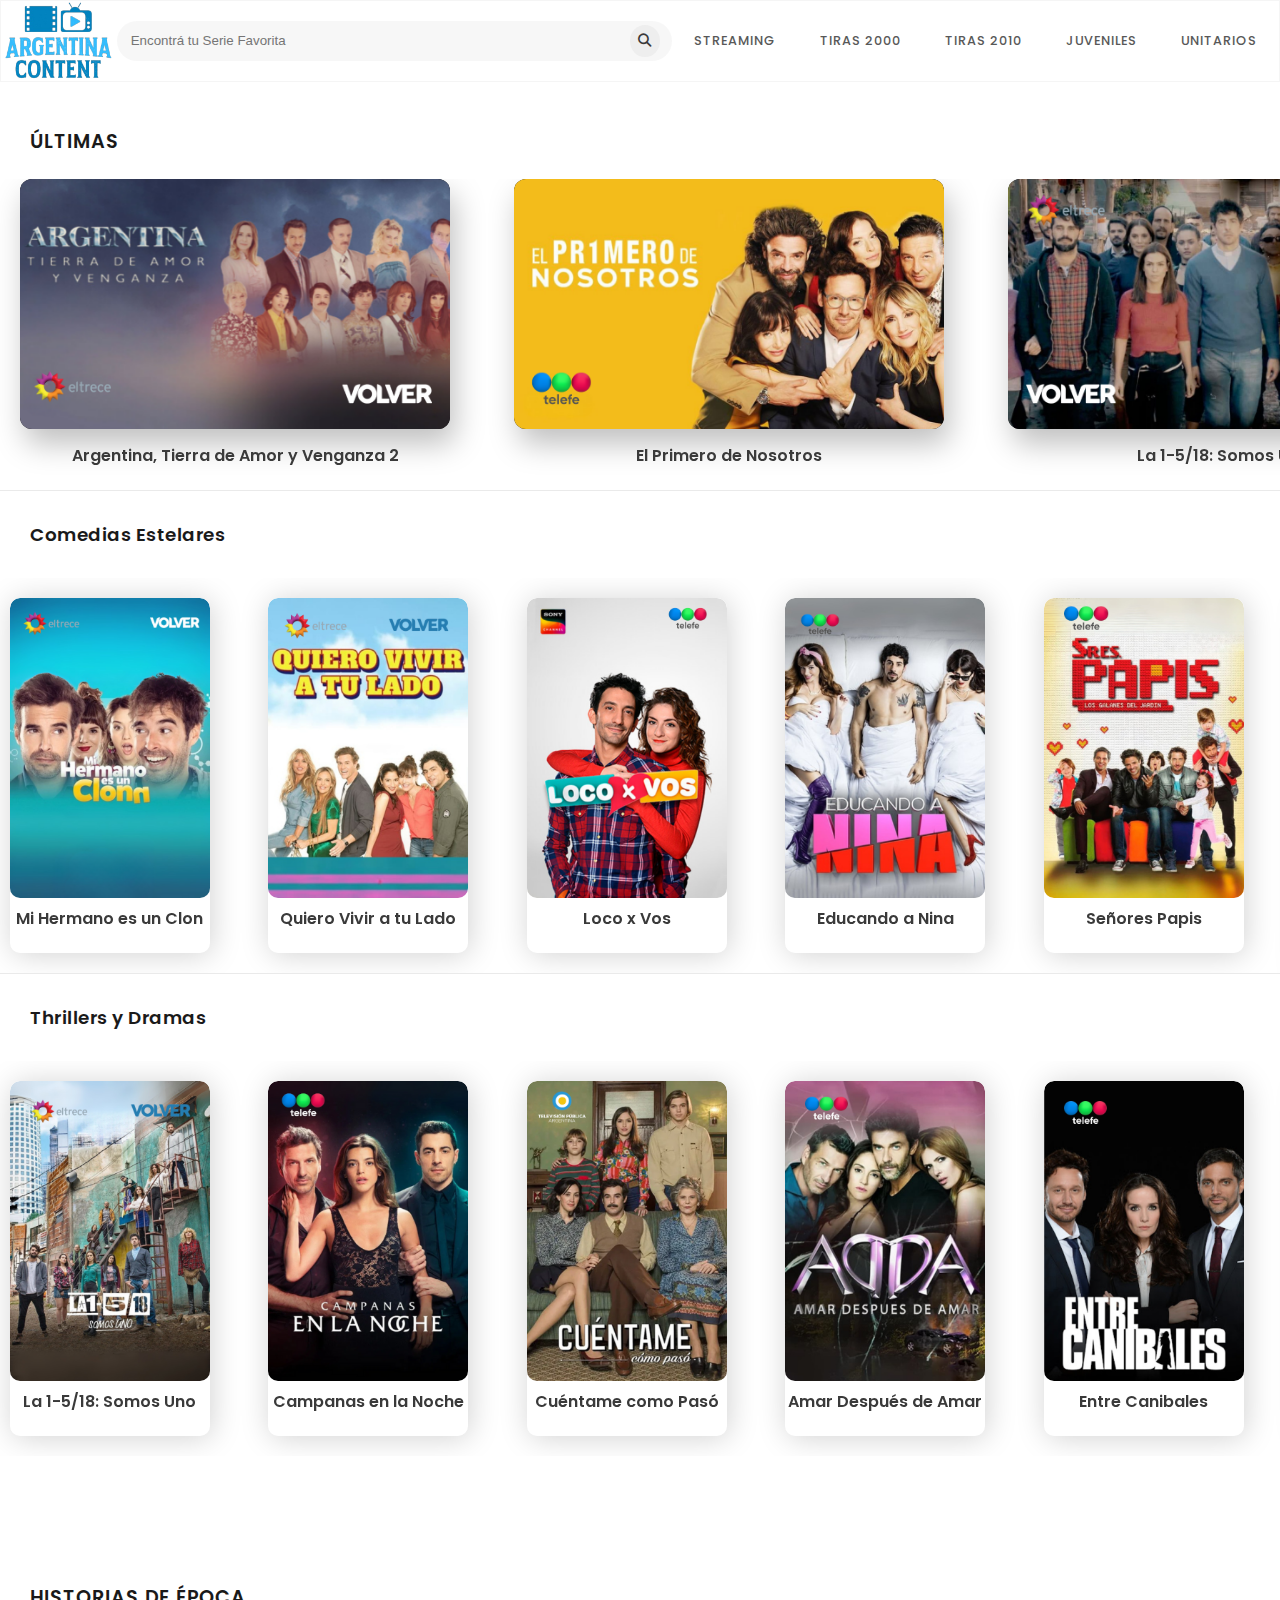
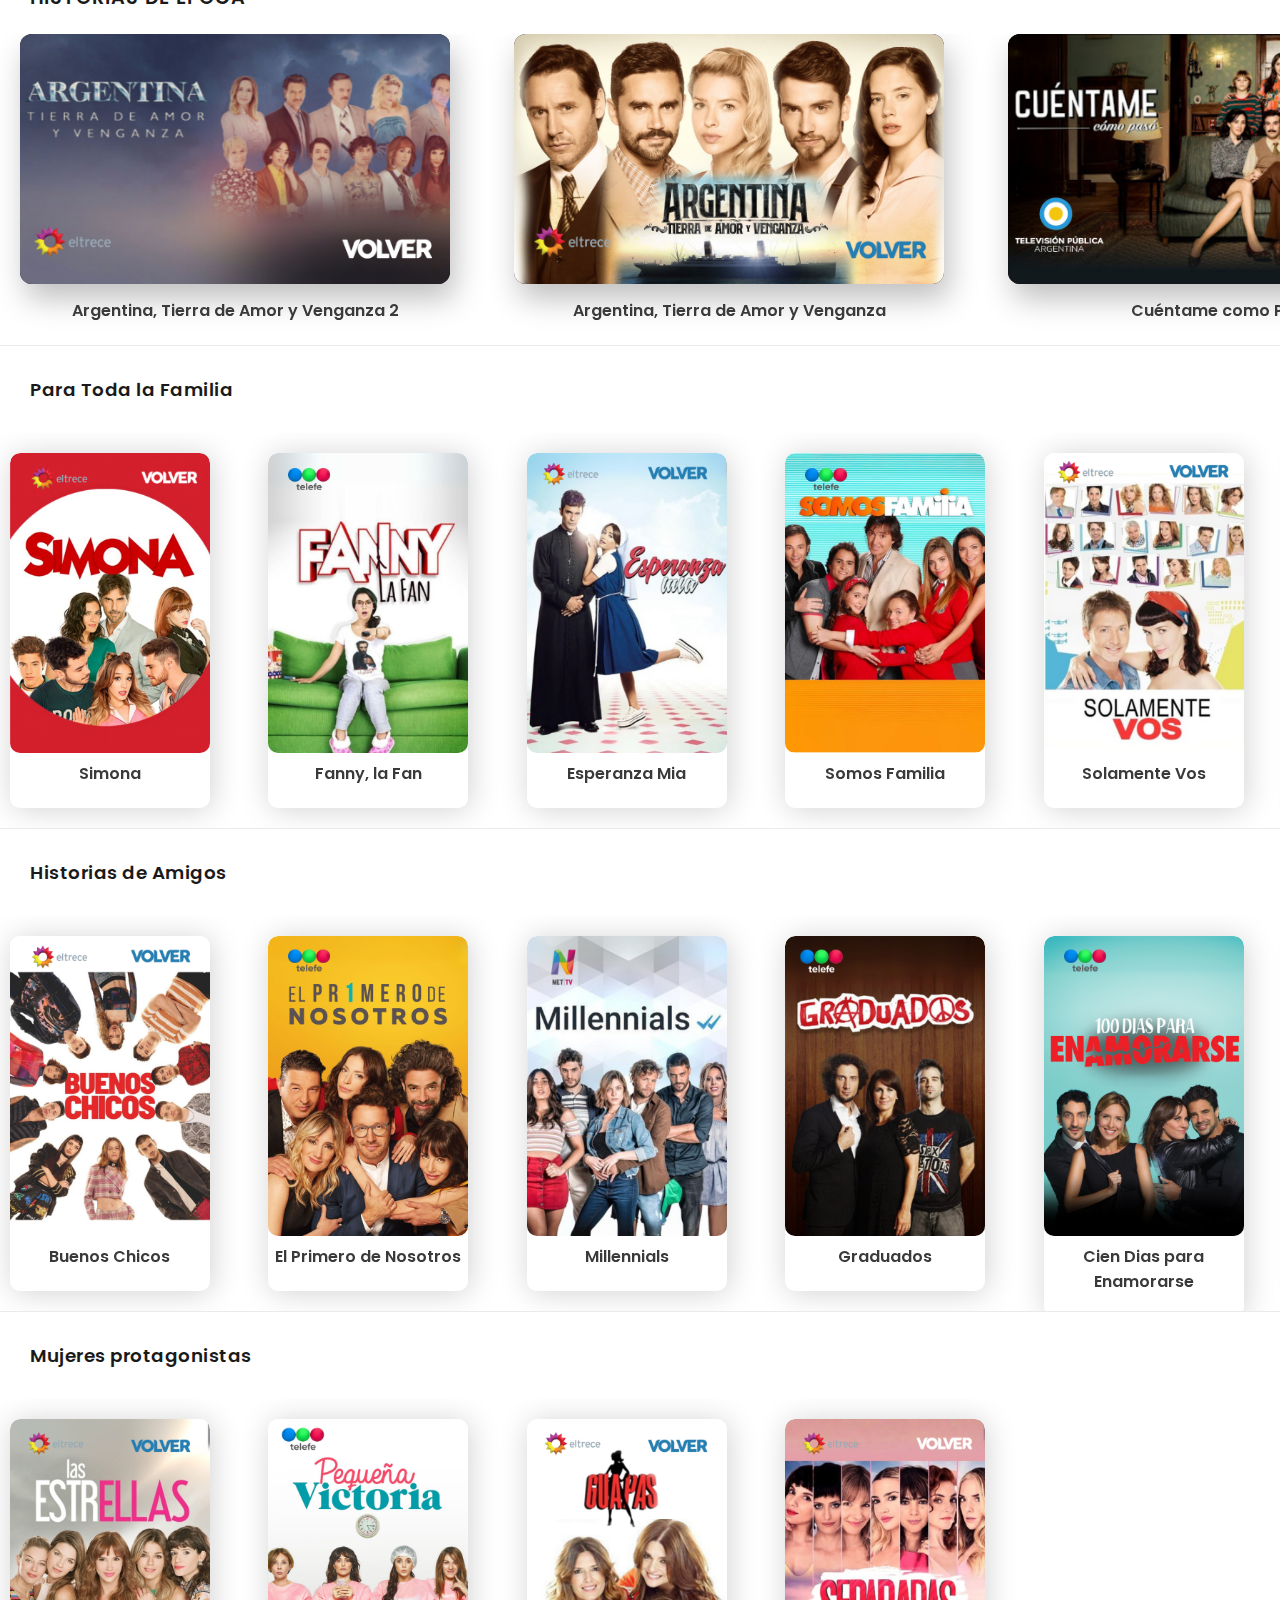
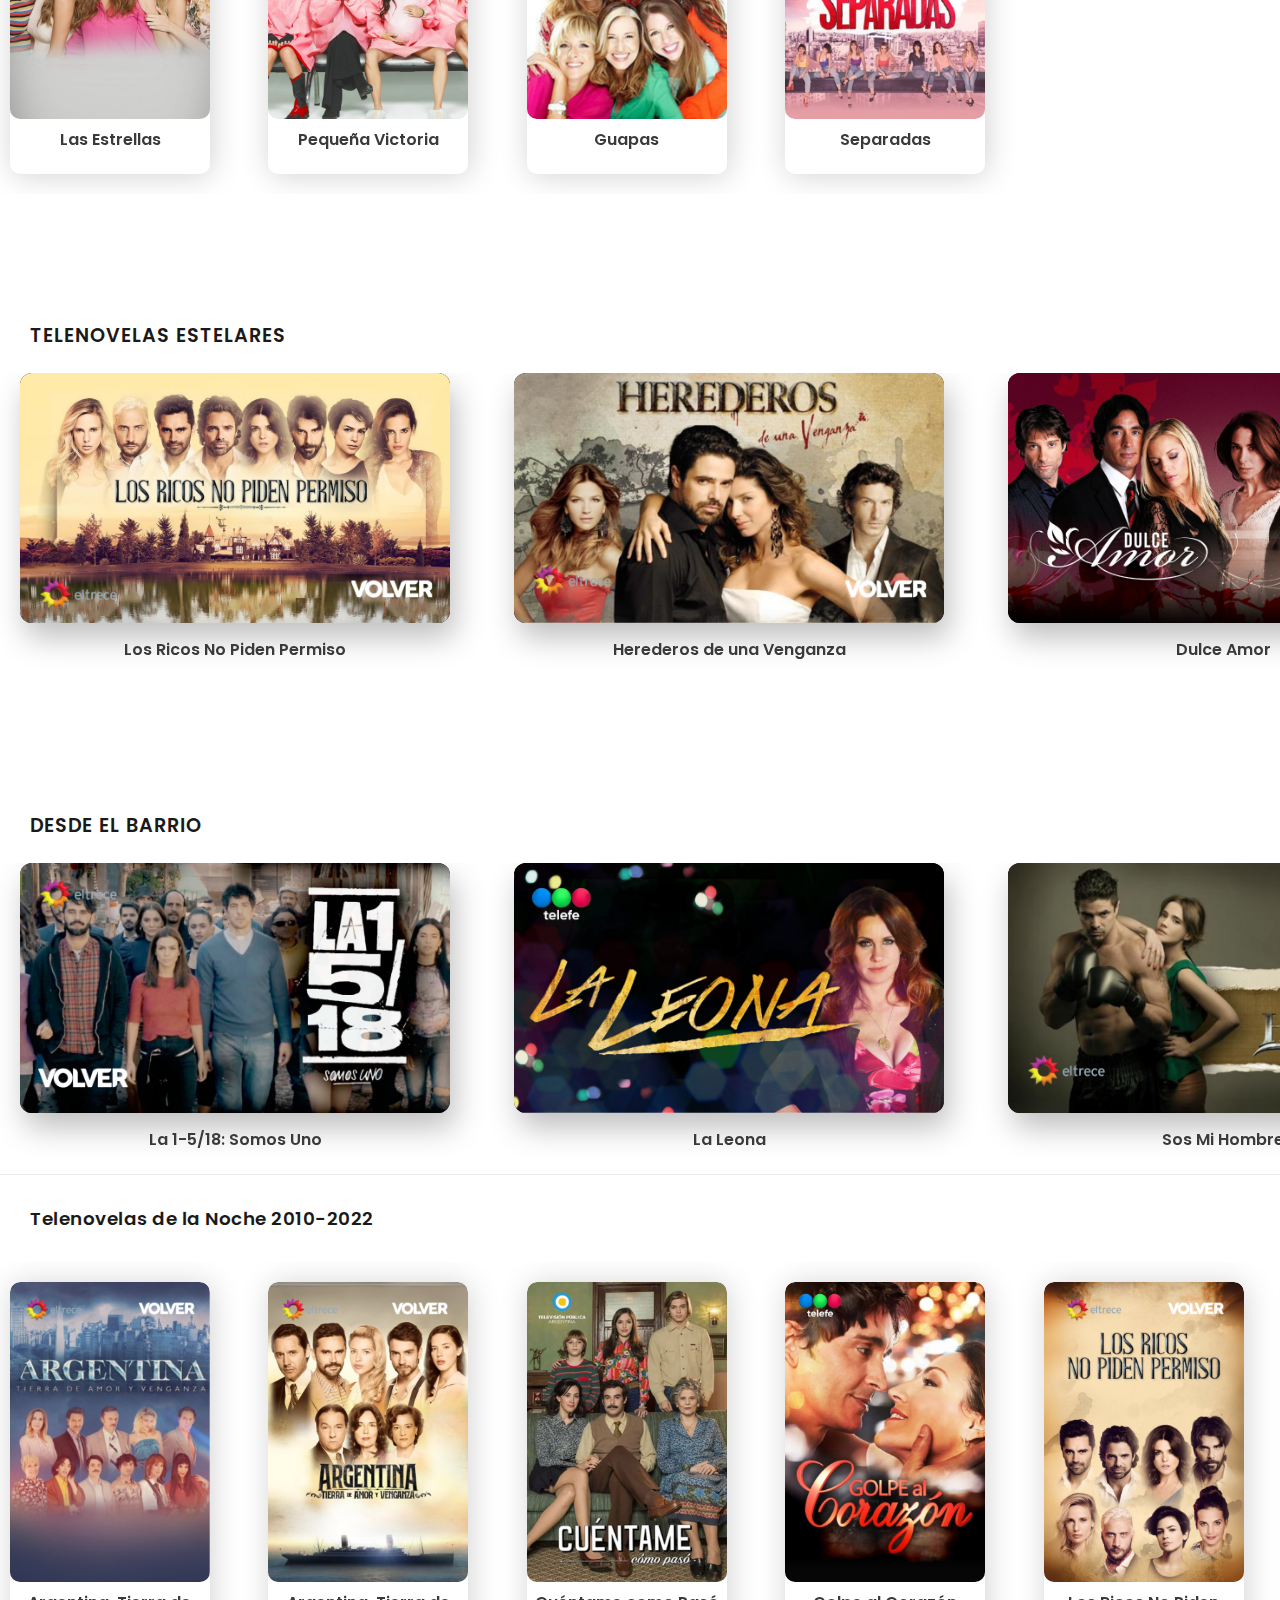
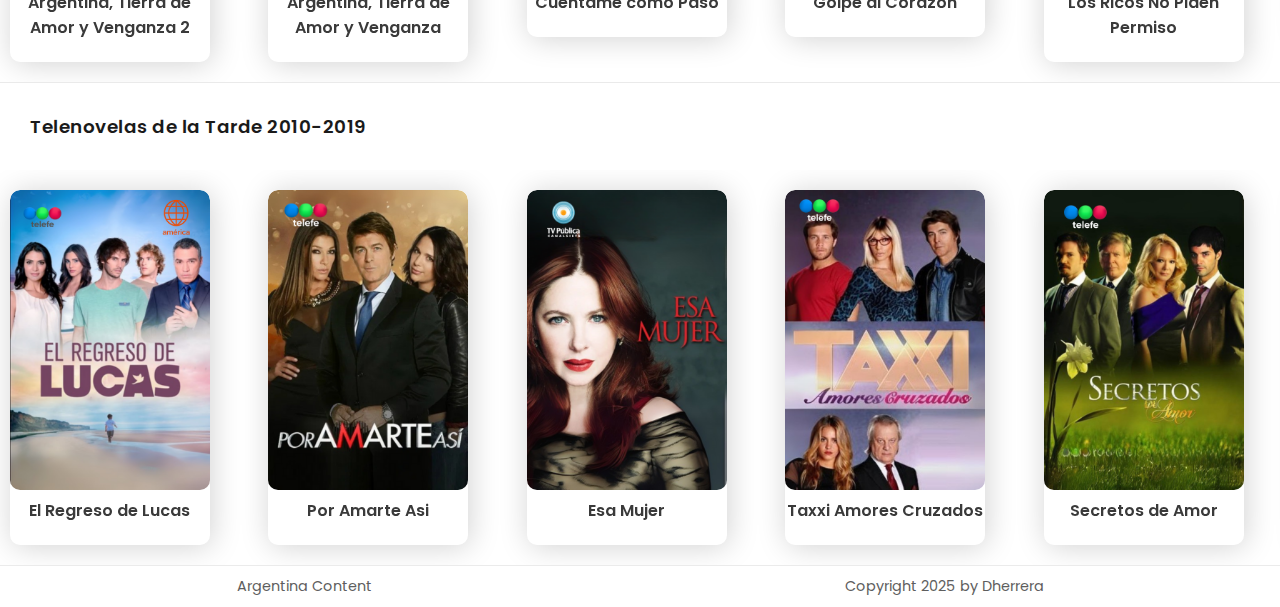
<file: tiras_2010.html>
<!DOCTYPE html>
<html lang="es">
<head>
  <meta charset="utf-8" />
  <title>Argentina Content</title>

  <!-- CSS -->
  <link rel="stylesheet" href="css/style.css" />
  <link rel="stylesheet" href="css/lightslider.css" />

  <!-- Fuente -->
  <link rel="preconnect" href="https://fonts.gstatic.com" crossorigin />
  <link rel="stylesheet" href="https://fonts.googleapis.com/css?family=Poppins&display=swap" />

  <!-- Fav icon -->
  <link rel="shortcut icon" href="images/fav icon.png" />

  <!-- Font Awesome (CSS, sin kit) -->
  <link rel="stylesheet"
        href="https://cdnjs.cloudflare.com/ajax/libs/font-awesome/6.5.2/css/all.min.css"
        referrerpolicy="no-referrer" />

  <!-- Tipografía base segura -->
  <style>
    body{ font-family: Poppins, system-ui, -apple-system, "Segoe UI", Roboto, Helvetica, Arial, sans-serif; }
    img{ height:auto; }

    /* Nuevo: hamburguesa accesible y sin la flecha/tilde nativa */
    .menu-btn{
      position: absolute !important;
      width: 1px; height: 1px;
      padding: 0; margin: -1px;
      overflow: hidden; clip: rect(0 0 0 0); white-space: nowrap;
      border: 0;
    }

    .menu-icon{
      display: inline-flex;
      align-items: center;
      justify-content: center;
      width: 48px;
      height: 48px;
      cursor: pointer;
      user-select: none;
    }

    .nav-icon{
      position: relative;
      width: 26px;
      height: 2px;
      background: #555;
      display: inline-block;
      transition: transform 0.25s ease, background 0.25s ease;
    }
    .nav-icon::before,
    .nav-icon::after{
      content: "";
      position: absolute;
      left: 0;
      width: 26px;
      height: 2px;
      background: #555;
      transition: transform 0.25s ease, top 0.25s ease, opacity 0.25s ease;
    }
    .nav-icon::before{ top: -8px; }
    .nav-icon::after{ top: 8px; }

    .menu-btn:checked + .menu-icon .nav-icon{
      background: transparent;
    }
    .menu-btn:checked + .menu-icon .nav-icon::before{
      transform: rotate(45deg);
      top: 0;
    }
    .menu-btn:checked + .menu-icon .nav-icon::after{
      transform: rotate(-45deg);
      top: 0;
    }

    @media (min-width: 768px){
      .menu-icon{ display:none; }
    }

    /* Evita arrastrar/ mover horizontalmente las imágenes de sliders horizontales en móviles */
    .slider-h img,
    .showcase-box img {
      touch-action: pan-y;
      -ms-touch-action: pan-y;
      -webkit-user-drag: none;
      user-drag: none;
      -webkit-user-select: none;
      -moz-user-select: none;
      -ms-user-select: none;
      user-select: none;
    }
  </style>
</head>
<body>

<!---navigation-->
<!-- NAV -->
<nav class="sa-nav">
  <a href="index.html" class="logo" aria-label="Argentina Content">
    <img src="images/logos/argentina-content-logo.PNG" alt="Argentina Content">
  </a>

  <!-- Buscador (FORM) -->
  <form class="search" role="search" id="headerSearch">
    <input type="search" name="q" placeholder="Encontrá tu Serie Favorita" aria-label="Buscar series" />
    <button type="submit" class="search-btn" aria-label="Buscar">
      <i class="fas fa-search" aria-hidden="true"></i>
    </button>
  </form>

  <!-- Toggle móvil -->
  <input class="menu-btn" type="checkbox" id="menu-btn" aria-hidden="true" />
  <label class="menu-icon" for="menu-btn" aria-label="Abrir menú">
    <span class="nav-icon" aria-hidden="true"></span>
  </label>

  <!-- Menú -->
  <ul class="menu nav-options">
    <li><a href="streaming.html">Streaming</a></li>
    <li><a href="tiras_2000.html">Tiras 2000</a></li>
    <li><a href="tiras_2010.html">Tiras 2010</a></li>
    <li><a href="juveniles.html">Juveniles</a></li>
    <li><a href="unitarios.html" aria-current="page">Unitarios</a></li>
  </ul>
</nav>

<!-- Destacadas (H) -->
<section id="main">
  <h1 class="showcase-heading">ÚLTIMAS</h1>
  <ul class="slider-h cs-hidden">

    <li class="item-a">
      <div class="showcase-box">
        <img src="images/horizontals-1024x576/atav2-slide-1024x576.png" loading="lazy" alt="Argentina, Tierra de Amor y Venganza 2"/>
      </div>
      <div class="latest-b-text">
        <strong>Argentina, Tierra de Amor y Venganza 2</strong>
        <p></p>
      </div>
    </li>

    <li class="item-b">
      <div class="showcase-box">
        <img src="images/horizontals-1024x576/el-primero-de-nosotros-slide-1024x576.png" loading="lazy" alt="El Primero de Nosotros"/>
      </div>
      <div class="latest-b-text"><strong>El Primero de Nosotros</strong><p></p></div>
    </li>

    <li class="item-d">
      <div class="showcase-box">
        <img src="images/horizontals-1024x576/la-1-5-18-slide-1024x576.png" loading="lazy" alt="La 1-5-18: Somos Uno"/>
      </div>
      <div class="latest-b-text"><strong>La 1-5/18: Somos Uno</strong><p></p></div>
    </li>

    <li class="item-f">
      <div class="showcase-box">
        <img src="images/horizontals-1024x576/buenos-chicos-1024x576.png" loading="lazy" alt="Buenos Chicos"/>
      </div>
      <div class="latest-b-text"><strong>Buenos Chicos</strong><p></p></div>
    </li>
  </ul>
</section>

<!-- Comedias Estelares (V) -->
<section id="latest">
  <h2 class="latest-heading">Comedias Estelares</h2>
  <ul class="slider-v cs-hidden">
    <li class="item-b"><div class="latest-box"><div class="latest-b-img"><img src="images/verticals/mi-hermano-es-un-clon-poster-280x420.png" loading="lazy" alt="Mi Hermano es un Clon"></div><div class="latest-b-text"><strong>Mi Hermano es un Clon</strong><p></p></div></div></li>
    <li class="item-d"><div class="latest-box"><div class="latest-b-img"><img src="images/verticals/quiero-vivir-a-tu-lado-poster-280x420.png" loading="lazy" alt="Quiero Vivir a tu Lado"></div><div class="latest-b-text"><strong>Quiero Vivir a tu Lado</strong><p></p></div></div></li>
    <li class="item-d"><div class="latest-box"><div class="latest-b-img"><img src="images/verticals/loco-por-vos-poster-280x420.png" loading="lazy" alt="Loco x Vos"></div><div class="latest-b-text"><strong>Loco x Vos</strong><p></p></div></div></li>
    <li class="item-a"><div class="latest-box"><div class="latest-b-img"><img src="images/verticals/educando-a-nina-poster-280x420.png" loading="lazy" alt="Educando a Nina"></div><div class="latest-b-text"><strong>Educando a Nina</strong><p></p></div></div></li>
    <li class="item-e"><div class="latest-box"><div class="latest-b-img"><img src="images/verticals/senores-papis-poster-280x420.png" loading="lazy" alt="Señores Papis"></div><div class="latest-b-text"><strong>Señores Papis</strong><p></p></div></div></li>
    <li class="item-g"><div class="latest-box"><div class="latest-b-img"><img src="images/verticals/viudas-e-hijos-del-rock-and-roll-poster-280x420.png" loading="lazy" alt="Viudas e Hijos del Rock &amp; Roll"></div><div class="latest-b-text"><strong>Viudas e Hijos del Rock &amp; Roll</strong><p></p></div></div></li>
    <li class="item-g"><div class="latest-box"><div class="latest-b-img"><img src="images/verticals/los-vecinos-en-guerra-poster-280x420.png" loading="lazy" alt="Los Vecinos en Guerra"></div><div class="latest-b-text"><strong>Mi Amor, Mi Amor</strong><p></p></div></div></li>
    <li class="item-g"><div class="latest-box"><div class="latest-b-img"><img src="images/verticals/srysracamas-poster-280x420.png" loading="lazy" alt="Los Vecinos en Guerra"></div><div class="latest-b-text"><strong>Sr. y Sra. Camas</strong><p></p></div></div></li>
    <li class="item-c"><div class="latest-box"><div class="latest-b-img"><img src="images/verticals/un-ano-para-recordar-poster-280x420.png" loading="lazy" alt="Un Año para Recordar"></div><div class="latest-b-text"><strong>Un Año para Recordar</strong><p></p></div></div></li>
  </ul>
</section>

<!-- Thrillers (V) -->
<section id="latest">
  <h2 class="latest-heading">Thrillers y Dramas</h2>
  <ul class="slider-v cs-hidden">
    <li class="item-f"><div class="latest-box"><div class="latest-b-img"><img src="images/verticals/la-1-518-somos-uno-poster-280x420.png" loading="lazy" alt="La 1-5/18: Somos Uno"></div><div class="latest-b-text"><strong>La 1-5/18: Somos Uno</strong><p></p></div></div></li>
    <li class="item-f"><div class="latest-box"><div class="latest-b-img"><img src="images/verticals/campanas-en-la-noche-poster-280x420.png" loading="lazy" alt="Campanas en la Noche"></div><div class="latest-b-text"><strong>Campanas en la Noche</strong><p></p></div></div></li>
    <li class="item-b"><div class="latest-box"><div class="latest-b-img"><img src="images/verticals/cuentame-como-paso-poster-280x420.png" loading="lazy" alt="Cuéntame como Pasó"></div><div class="latest-b-text"><strong>Cuéntame como Pasó</strong><p></p></div></div></li>
    <li class="item-a"><div class="latest-box"><div class="latest-b-img"><img src="images/verticals/amar-despues-de-amar-poster-280x420.png" loading="lazy" alt="Amar Después de Amar"></div><div class="latest-b-text"><strong>Amar Después de Amar</strong><p></p></div></div></li>
    <li class="item-d"><div class="latest-box"><div class="latest-b-img"><img src="images/verticals/entre-canibales-poster-280x420.png" loading="lazy" alt="Entre Caníbales"></div><div class="latest-b-text"><strong>Entre Canibales</strong><p></p></div></div></li>
    <li class="item-a"><div class="latest-box"><div class="latest-b-img"><img src="images/verticals/noche-y-dia-junto-a-vos-poster-280x420.png" loading="lazy" alt="Noche y Día"></div><div class="latest-b-text"><strong>Noche y Dia</strong><p></p></div></div></li>
    <li class="item-b"><div class="latest-box"><div class="latest-b-img"><img src="images/verticals/farsantes-poster-280x420.png" loading="lazy" alt="Farsantes"></div><div class="latest-b-text"><strong>Farsantes</strong><p></p></div></div></li>
    <li class="item-b"><div class="latest-box"><div class="latest-b-img"><img src="images/verticals/en-terapia-poster-280x420.png" loading="lazy" alt="Farsantes"></div><div class="latest-b-text"><strong>En Terapia</strong><p></p></div></div></li>
    <li class="item-g"><div class="latest-box"><div class="latest-b-img"><img src="images/verticals/el-elegido-poster-280x420.png" loading="lazy" alt="El Elegido"></div><div class="latest-b-text"><strong>El Elegido</strong><p></p></div></div></li>
    <li class="item-g"><div class="latest-box"><div class="latest-b-img"><img src="images/verticals/contra-las-cuerdas-poster-280x420.png" loading="lazy" alt="Contra las Cuerdas"></div><div class="latest-b-text"><strong>Contra las Cuerdas</strong><p></p></div></div></li>
    <li class="item-g"><div class="latest-box"><div class="latest-b-img"><img src="images/verticals/cain-abel-poster-280x420.png" loading="lazy" alt="Caín y Abel"></div><div class="latest-b-text"><strong>Caín y Abel</strong><p></p></div></div></li>
  </ul>
</section>

<!-- Grandes Éxitos (H) -->
<section id="main">
  <h1 class="showcase-heading">Historias de Época</h1>
  <ul class="slider-h cs-hidden">
    <li class="item-a"><div class="showcase-box"><img src="images/horizontals-1024x576/atav2-slide-1024x576.png" loading="lazy" alt="Argentina, Tierra de Amor y Venganza"/></div><div class="latest-b-text"><strong>Argentina, Tierra de Amor y Venganza 2</strong><p></p></div></li>
    <li class="item-a"><div class="showcase-box"><img src="images/horizontals-1024x576/atav-slide-1024x576.png" loading="lazy" alt="Argentina, Tierra de Amor y Venganza (2019)"/></div><div class="latest-b-text"><strong>Argentina, Tierra de Amor y Venganza</strong><p></p></div></li>
    <li class="item-b"><div class="showcase-box"><img src="images/horizontals-1024x576/cuentame-como-paso-slide-1024x576.png" loading="lazy" alt="Cuéntame como Pasó"/></div><div class="latest-b-text"><strong>Cuéntame como Pasó</strong><p></p></div></li>
  </ul>
</section>

<!-- Para Toda la Familia (V) -->
<section id="latest">
  <h2 class="latest-heading">Para Toda la Familia</h2>
  <ul class="slider-v cs-hidden">
    <li class="item-c"><div class="latest-box"><div class="latest-b-img"><img src="images/verticals/simona-poster-280x420.png" loading="lazy" alt="Simona"></div><div class="latest-b-text"><strong>Simona</strong><p></p></div></div></li>
    <li class="item-d"><div class="latest-box"><div class="latest-b-img"><img src="images/verticals/fanny-la-fan-poster-280x420.png" loading="lazy" alt="Fanny, la Fan"></div><div class="latest-b-text"><strong>Fanny, la Fan</strong><p></p></div></div></li>
    <li class="item-a"><div class="latest-box"><div class="latest-b-img"><img src="images/verticals/esperanza-mia-poster-280x420.png" loading="lazy" alt="Esperanza Mia"></div><div class="latest-b-text"><strong>Esperanza Mia</strong><p></p></div></div></li>
    <li class="item-e"><div class="latest-box"><div class="latest-b-img"><img src="images/verticals/somos-familia-poster-280x420.png" loading="lazy" alt="Somos Familia"></div><div class="latest-b-text"><strong>Somos Familia</strong><p></p></div></div></li>
    <li class="item-b"><div class="latest-box"><div class="latest-b-img"><img src="images/verticals/solamente-vos-poster-280x420.png" loading="lazy" alt="Solamente Vos"></div><div class="latest-b-text"><strong>Solamente Vos</strong><p></p></div></div></li>
    <li class="item-b"><div class="latest-box"><div class="latest-b-img"><img src="images/verticals/qitapenas-poster-280x420.png" loading="lazy" alt="Qitapenas"></div><div class="latest-b-text"><strong>Qitapenas</strong><p></p></div></div></li>
    <li class="item-a"><div class="latest-box"><div class="latest-b-img"><img src="images/verticals/cuando-me-sonreis-poster-420x280.png" loading="lazy" alt="Cuando Me Sonreís"></div><div class="latest-b-text"><strong>Cuando Me Sonreís</strong><p></p></div></div></li>
    <li class="item-a"><div class="latest-box"><div class="latest-b-img"><img src="images/verticals/los-unicos-2011-poster-280x420.png" loading="lazy" alt="Los Únicos"></div><div class="latest-b-text"><strong>Los Únicos</strong><p></p></div></div></li>
  </ul>
</section>

<!-- Historias de Amigos (V) -->
<section id="latest">
  <h2 class="latest-heading">Historias de Amigos</h2>
  <ul class="slider-v cs-hidden">
    <li class="item-a"><div class="latest-box"><div class="latest-b-img"><img src="images/verticals/buenos-chicos-poster-280x420.png" loading="lazy" alt="Buenos Chicos"></div><div class="latest-b-text"><strong>Buenos Chicos</strong><p></p></div></div></li>
    <li class="item-a"><div class="latest-box"><div class="latest-b-img"><img src="images/verticals/el-primero-de-nosotros-poster-280x420.png" loading="lazy" alt="El Primero de Nosotros"></div><div class="latest-b-text"><strong>El Primero de Nosotros</strong><p></p></div></div></li>
    <li class="item-a"><div class="latest-box"><div class="latest-b-img"><img src="images/verticals/millennials-poster-280x420.png" loading="lazy" alt="Millennials"></div><div class="latest-b-text"><strong>Millennials</strong><p></p></div></div></li>
    <li class="item-b"><div class="latest-box"><div class="latest-b-img"><img src="images/verticals/graduados-poster-280x420.png" loading="lazy" alt="Graduados"></div><div class="latest-b-text"><strong>Graduados</strong><p></p></div></div></li>
    <li class="item-c"><div class="latest-box"><div class="latest-b-img"><img src="images/verticals/100-Dias-para-enamorarse-poster-280x420.png" loading="lazy" alt="Cien Dias para Enamorarse"></div><div class="latest-b-text"><strong>Cien Dias para Enamorarse</strong><p></p></div></div></li>
    <li class="item-d"><div class="latest-box"><div class="latest-b-img"><img src="images/verticals/mis-amigos-de-siempre-poster-280x420.png" loading="lazy" alt="Mis Amigos de Siempre"></div><div class="latest-b-text"><strong>Mis Amigos de Siempre</strong><p></p></div></div></li>
  </ul>
</section>

<!-- Mujeres protagonistas (V) -->
<section id="latest">
  <h2 class="latest-heading">Mujeres protagonistas</h2>
  <ul class="slider-v cs-hidden">
    <li class="item-a"><div class="latest-box"><div class="latest-b-img"><img src="images/verticals/las-estrellas-poster-280x420.png" loading="lazy" alt="Las Estrellas"></div><div class="latest-b-text"><strong>Las Estrellas</strong><p></p></div></div></li>
    <li class="item-b"><div class="latest-box"><div class="latest-b-img"><img src="images/verticals/pequena-victoria-poster-280x420.png" loading="lazy" alt="Pequeña Victoria"></div><div class="latest-b-text"><strong>Pequeña Victoria</strong><p></p></div></div></li>
    <li class="item-c"><div class="latest-box"><div class="latest-b-img"><img src="images/verticals/guapas-poster-280x420.png" loading="lazy" alt="Guapas"></div><div class="latest-b-text"><strong>Guapas</strong><p></p></div></div></li>
    <li class="item-d"><div class="latest-box"><div class="latest-b-img"><img src="images/verticals/separadas-poster-280x420.png" loading="lazy" alt="Separadas"></div><div class="latest-b-text"><strong>Separadas</strong><p></p></div></div></li>
  </ul>
</section>

<!-- Telenovelas Estelares (H) -->
<section id="main">
  <h1 class="showcase-heading">Telenovelas Estelares</h1>
  <ul class="slider-h cs-hidden">
    <li class="item-a"><div class="showcase-box"><img src="images/horizontals-1024x576/los-ricos-no-piden-permiso-slide-1024x576.png" loading="lazy" alt="Los Ricos No Piden Permiso"/></div><div class="latest-b-text"><strong>Los Ricos No Piden Permiso</strong><p></p></div></li>
    <li class="item-b"><div class="showcase-box"><img src="images/horizontals-1024x576/herederos-de-una-venganza-slide-1024x576.png" loading="lazy" alt="Herederos de una Venganza"/></div><div class="latest-b-text"><strong>Herederos de una Venganza</strong><p></p></div></li>
    <li class="item-d"><div class="showcase-box"><img src="images/horizontals-1024x576/dulce-amor-slide-1024x576.png" loading="lazy" alt="Dulce Amor"/></div><div class="latest-b-text"><strong>Dulce Amor</strong><p></p></div></li>
    <li class="item-e"><div class="showcase-box"><img src="images/horizontals-1024x576/golpe-al-corazon-slide-1024x576.png" loading="lazy" alt="Golpe al Corazón"/></div><div class="latest-b-text"><strong>Golpe al Corazón</strong><p></p></div></li>
    <li class="item-f"><div class="showcase-box"><img src="images/horizontals-1024x576/malparida-slide-1024x576.png" loading="lazy" alt="Malparida"/></div><div class="latest-b-text"><strong>Malparida</strong><p></p></div></li>
    <li class="item-e"><div class="showcase-box"><img src="images/horizontals-1024x576/camino-al-amor-slide-1024x576.png" loading="lazy" alt="Camino al Amor"/></div><div class="latest-b-text"><strong>Camino al Amor</strong><p></p></div></div>
  </ul>
</section>

<!-- Desde el Barrio (H) -->
<section id="main">
  <h1 class="showcase-heading">Desde el Barrio</h1>
  <ul class="slider-h cs-hidden">
    <li class="item-a"><div class="showcase-box"><img src="images/horizontals-1024x576/la-1-5-18-slide-1024x576.png" loading="lazy" alt="La 1-5-18: Somos Uno"/></div><div class="latest-b-text"><strong>La 1-5/18: Somos Uno</strong><p></p></div></li>
    <li class="item-b"><div class="showcase-box"><img src="images/horizontals-1024x576/la-leona-slide-1024x576.png" loading="lazy" alt="La Leona"/></div><div class="latest-b-text"><strong>La Leona</strong><p></p></div></li>
    <li class="item-c"><div class="showcase-box"><img src="images/horizontals-1024x576/sos-mi-hombre-slide-1024x576.png" loading="lazy" alt="Sos Mi Hombre"/></div><div class="latest-b-text"><strong>Sos Mi Hombre</strong><p></p></div></div></li>
    <li class="item-d"><div class="showcase-box"><img src="images/horizontals-1024x576/contra-las-cuerdas-slide-1024x576.png" loading="lazy" alt="Contra las Cuerdas"/></div><div class="latest-b-text"><strong>Contra las Cuerdas</strong><p></p></div></div></li>
  </ul>
</section>

<!-- Telenovelas de la Noche 2010-2022 (V) -->
<section id="latest">
  <h2 class="latest-heading">Telenovelas de la Noche 2010-2022</h2>
  <ul class="slider-v cs-hidden">
    <li class="item-a"><div class="latest-box"><div class="latest-b-img"><img src="images/verticals/atav-2-poster-280x420.png" loading="lazy" alt="Argentina, Tierra de Amor y Venganza 2"></div><div class="latest-b-text"><strong>Argentina, Tierra de Amor y Venganza 2</strong><p></p></div></div></li>
    <li class="item-a"><div class="latest-box"><div class="latest-b-img"><img src="images/verticals/argentina-tierra-de-amor-y-venganza-2019-poster-280x420.png" loading="lazy" alt="Argentina, Tierra de Amor y Venganza (2019)"></div><div class="latest-b-text"><strong>Argentina, Tierra de Amor y Venganza</strong><p></p></div></div></li>
    <li class="item-b"><div class="latest-box"><div class="latest-b-img"><img src="images/verticals/cuentame-como-paso-poster-280x420.png" loading="lazy" alt="Cuéntame como Pasó"></div><div class="latest-b-text"><strong>Cuéntame como Pasó</strong><p></p></div></div></li>
    <li class="item-e"><div class="latest-box"><div class="latest-b-img"><img src="images/verticals/golpe-al-corazon-poster-280x420.png" loading="lazy" alt="Golpe al Corazón"></div><div class="latest-b-text"><strong>Golpe al Corazón</strong><p></p></div></div></li>
    <li class="item-e"><div class="latest-box"><div class="latest-b-img"><img src="images/verticals/los-ricos-no-piden-permiso-poster-280x420.png" loading="lazy" alt="Los Ricos No Piden Permiso"></div><div class="latest-b-text"><strong>Los Ricos No Piden Permiso</strong><p></p></div></div></li>
    <li class="item-e"><div class="latest-box"><div class="latest-b-img"><img src="images/verticals/camino-al-amor-poster-280x420.png" loading="lazy" alt="Camino al Amor"></div><div class="latest-b-text"><strong>Camino al Amor</strong><p></p></div></div></li>
    <li class="item-e"><div class="latest-box"><div class="latest-b-img"><img src="images/verticals/sos-mi-hombre-poster-280x420.png" loading="lazy" alt="Sos Mi Hombre"></div><div class="latest-b-text"><strong>Sos Mi Hombre</strong><p></p></div></div></li>
    <li class="item-e"><div class="latest-box"><div class="latest-b-img"><img src="images/verticals/lobo-poster-280x420.png" loading="lazy" alt="Lobo"></div><div class="latest-b-text"><strong>Lobo</strong><p></p></div></div></li>
    <li class="item-e"><div class="latest-box"><div class="latest-b-img"><img src="images/verticals/dulce-amor-poster-280x420.png" loading="lazy" alt="Dulce Amor"></div><div class="latest-b-text"><strong>Dulce Amor</strong><p></p></div></div></li>
    <li class="item-e"><div class="latest-box"><div class="latest-b-img"><img src="images/verticals/herederos-de-una-venganza-poster-280x420.png" loading="lazy" alt="Herederos de una Venganza"></div><div class="latest-b-text"><strong>Herederos de una Venganza</strong><p></p></div></div></li>
    <li class="item-e"><div class="latest-box"><div class="latest-b-img"><img src="images/verticals/malparida-poster-280x420.png" loading="lazy" alt="Lobo"></div><div class="latest-b-text"><strong>Malparida</strong><p></p></div></div></li>
  </ul>
</section>

<!-- Telenovelas de la Tarde 2000-2019 (V) -->
<section id="latest">
  <h2 class="latest-heading">Telenovelas de la Tarde 2010-2019</h2>
  <ul class="slider-v cs-hidden">
    <li class="item-a"><div class="latest-box"><div class="latest-b-img"><img src="images/verticals/el-regreso-de-lucas-poster-280x420.png" loading="lazy" alt="El Regreso de Lucas"></div><div class="latest-b-text"><strong>El Regreso de Lucas</strong><p></p></div></div></li>
    <li class="item-b"><div class="latest-box"><div class="latest-b-img"><img src="images/verticals/por-amarte-asi-poster-280x420.png" loading="lazy" alt="Por Amarte Así"></div><div class="latest-b-text"><strong>Por Amarte Asi</strong><p></p></div></div></li>
    <li class="item-b"><div class="latest-box"><div class="latest-b-img"><img src="images/verticals/esa-mujer-poster-280x420.png" loading="lazy" alt="Esa Mujer"></div><div class="latest-b-text"><strong>Esa Mujer</strong><p></p></div></div></li>
    <li class="item-b"><div class="latest-box"><div class="latest-b-img"><img src="images/verticals/taxxi-amores-cruzados-280x420.png" loading="lazy" alt="Taxxi Amores Cruzados"></div><div class="latest-b-text"><strong>Taxxi Amores Cruzados</strong><p></p></div></div></li>
    <li class="item-e"><div class="latest-box"><div class="latest-b-img"><img src="images/verticals/secretos-de-amor-poster-280x420.png" loading="lazy" alt="Secretos de Amor"></div><div class="latest-b-text"><strong>Secretos de Amor</strong><p></p></div></div></li>
    <li class="item-e"><div class="latest-box"><div class="latest-b-img"><img src="images/verticals/alguien-que-me-quiera-poster-280x420.png" loading="lazy" alt="Lobo"></div><div class="latest-b-text"><strong>Alguien que me Quiera</strong><p></p></div></div></li>
  </ul>
</section>



<!-- footer -->
<footer>
  <p>Argentina Content</p>
  <p>Copyright 2025 by Dherrera</p>
</footer>

<!-- JS: jQuery → LightSlider → tu init -->
<script>
  document.querySelectorAll('.slider-h img, .showcase-box img').forEach(function(img){
    try { img.draggable = false; } catch(e){}
    img.style.touchAction = img.style.touchAction || 'pan-y';
    img.style.webkitUserDrag = 'none';
    img.style.userSelect = 'none';
  });
</script>
<script src="https://code.jquery.com/jquery-3.7.1.min.js"></script>
<script src="js/lightslider.js"></script>
<script src="js/script.js"></script>
</body>
</html>
</file>
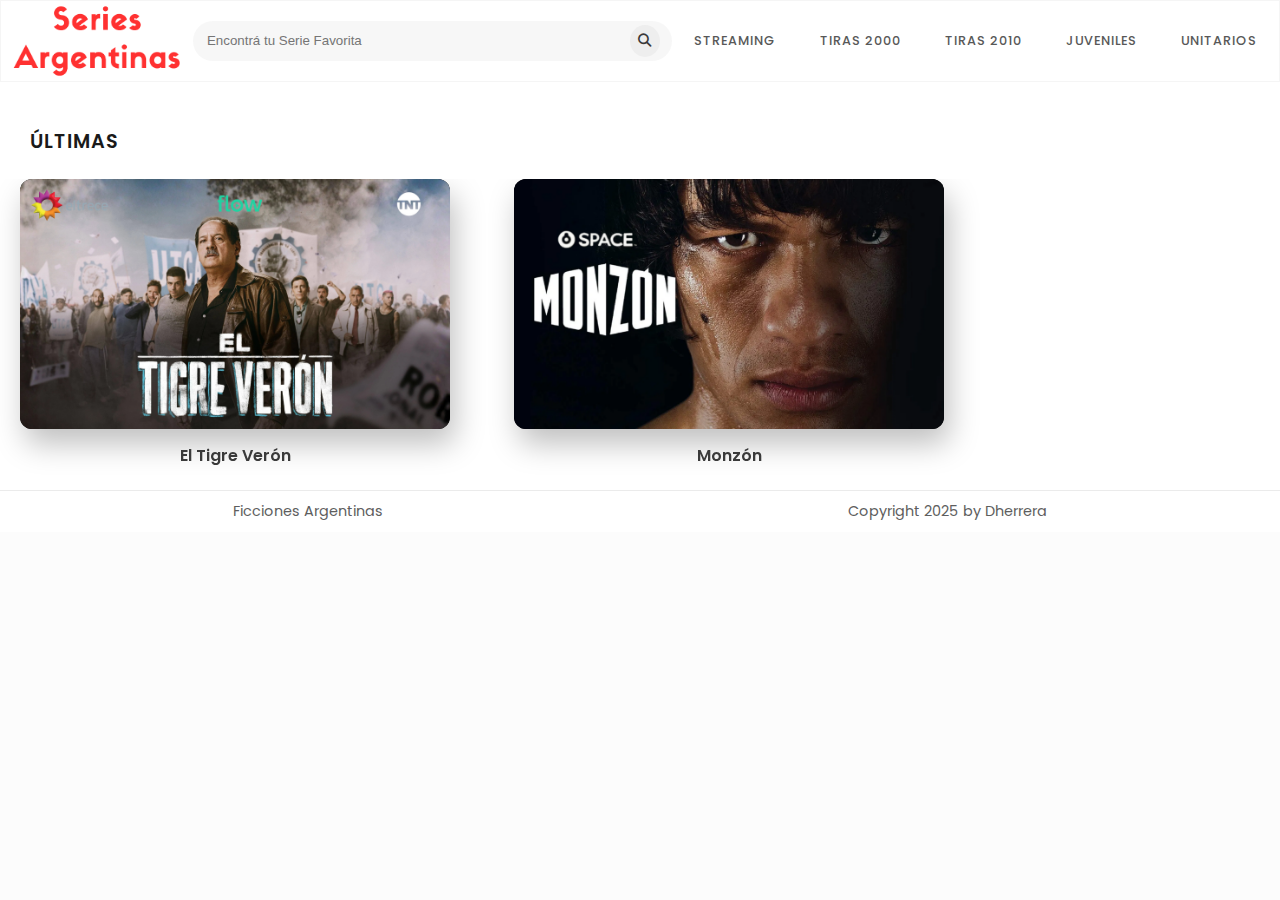
<file: unitarios copy.html>
<!DOCTYPE html>
<html lang="es">
<head>
  <meta charset="utf-8" />
  <title>Series Argentinas — Unitarios</title>
  <meta name="viewport" content="width=device-width, initial-scale=1" />

  <!-- CSS -->
  <link rel="stylesheet" href="css/style.css" />
  <link rel="stylesheet" href="css/lightslider.css" />

  <!-- Fuente -->
  <link rel="preconnect" href="https://fonts.gstatic.com" crossorigin />
  <link rel="stylesheet" href="https://fonts.googleapis.com/css?family=Poppins&display=swap" />

  <!-- Fav icon -->
  <link rel="shortcut icon" href="images/fav icon.png" />

  <!-- Font Awesome -->
  <link rel="stylesheet"
        href="https://cdnjs.cloudflare.com/ajax/libs/font-awesome/6.5.2/css/all.min.css"
        referrerpolicy="no-referrer" />
</head>
<body>

<!-- NAV -->
<nav class="sa-nav">
  <a href="index.html" class="logo" aria-label="Series Argentinas - Inicio">
    <img src="images/logos/seriesargentinas-logo-499x208.png" alt="Series Argentinas">
  </a>

  <!-- Buscador (FORM) -->
  <form class="search" role="search" id="headerSearch">
    <input type="search" name="q" placeholder="Encontrá tu Serie Favorita" aria-label="Buscar series" />
    <button type="submit" class="search-btn" aria-label="Buscar">
      <i class="fas fa-search" aria-hidden="true"></i>
    </button>
  </form>

  <!-- Toggle móvil -->
  <input class="menu-btn" type="checkbox" id="menu-btn" aria-hidden="true" />
  <label class="menu-icon" for="menu-btn" aria-label="Abrir menú">
    <span class="nav-icon" aria-hidden="true"></span>
  </label>

  <!-- Menú -->
  <ul class="menu nav-options">
    <li><a href="streaming.html">Streaming</a></li>
    <li><a href="tiras_2000.html">Tiras 2000</a></li>
    <li><a href="tiras_2010.html">Tiras 2010</a></li>
    <li><a href="juveniles.html">Juveniles</a></li>
    <li><a href="unitarios.html" aria-current="page">Unitarios</a></li>
  </ul>
</nav>

<!-- ====== CONTENIDO (usa tus secciones tal cual) ====== -->
<section id="main">
  <h1 class="showcase-heading">ÚLTIMAS</h1>
  <ul class="slider-h cs-hidden">
    <!-- (tus <li> existentes) -->
    <li class="item-a">
      <div class="showcase-box">
        <img src="images/horizontals-1024x576/el-tigre-veron-slide-20124x576.png" loading="lazy" alt="El Tigre Verón"/>
      </div>
      <div class="latest-b-text"><strong>El Tigre Verón</strong><p></p></div>
    </li>

    <li class="item-b">
      <div class="showcase-box">
        <img src="images/horizontals-1024x576/monzon-slide-1024x576.png" loading="lazy" alt="Monzón"/>
      </div>
      <div class="latest-b-text"><strong>Monzón</strong><p></p></div>
    </li>

    <!-- ... resto de ítems tal cual tu archivo ... -->
  </ul>
</section>

<!-- (Resto de secciones verticales/horizontales: pega aquí todo tu contenido original) -->

<footer>
  <p>Ficciones Argentinas</p>
  <p>Copyright 2025 by Dherrera</p>
</footer>

<!-- JS -->
<script src="https://code.jquery.com/jquery-3.7.1.min.js"></script>
<script src="js/lightslider.js"></script>
<script src="js/script.js"></script>
</body>
</html>
</file>
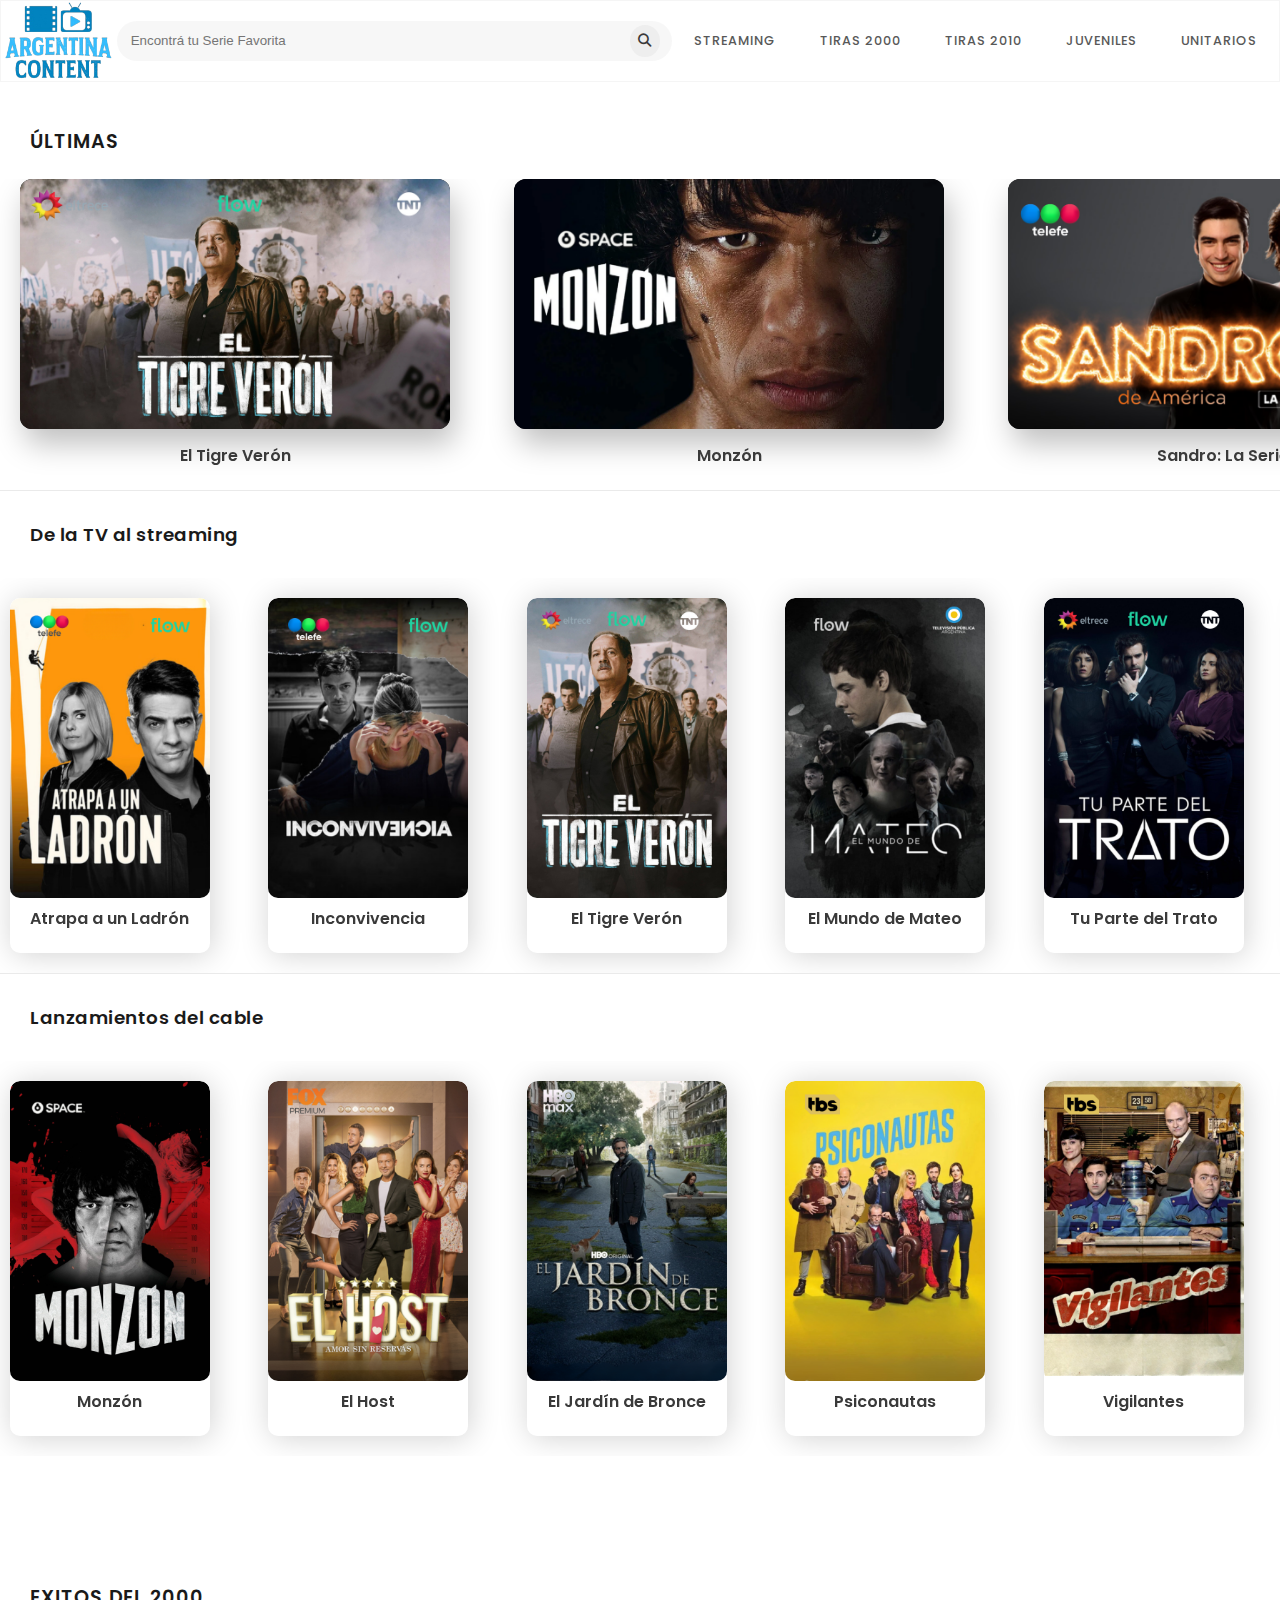
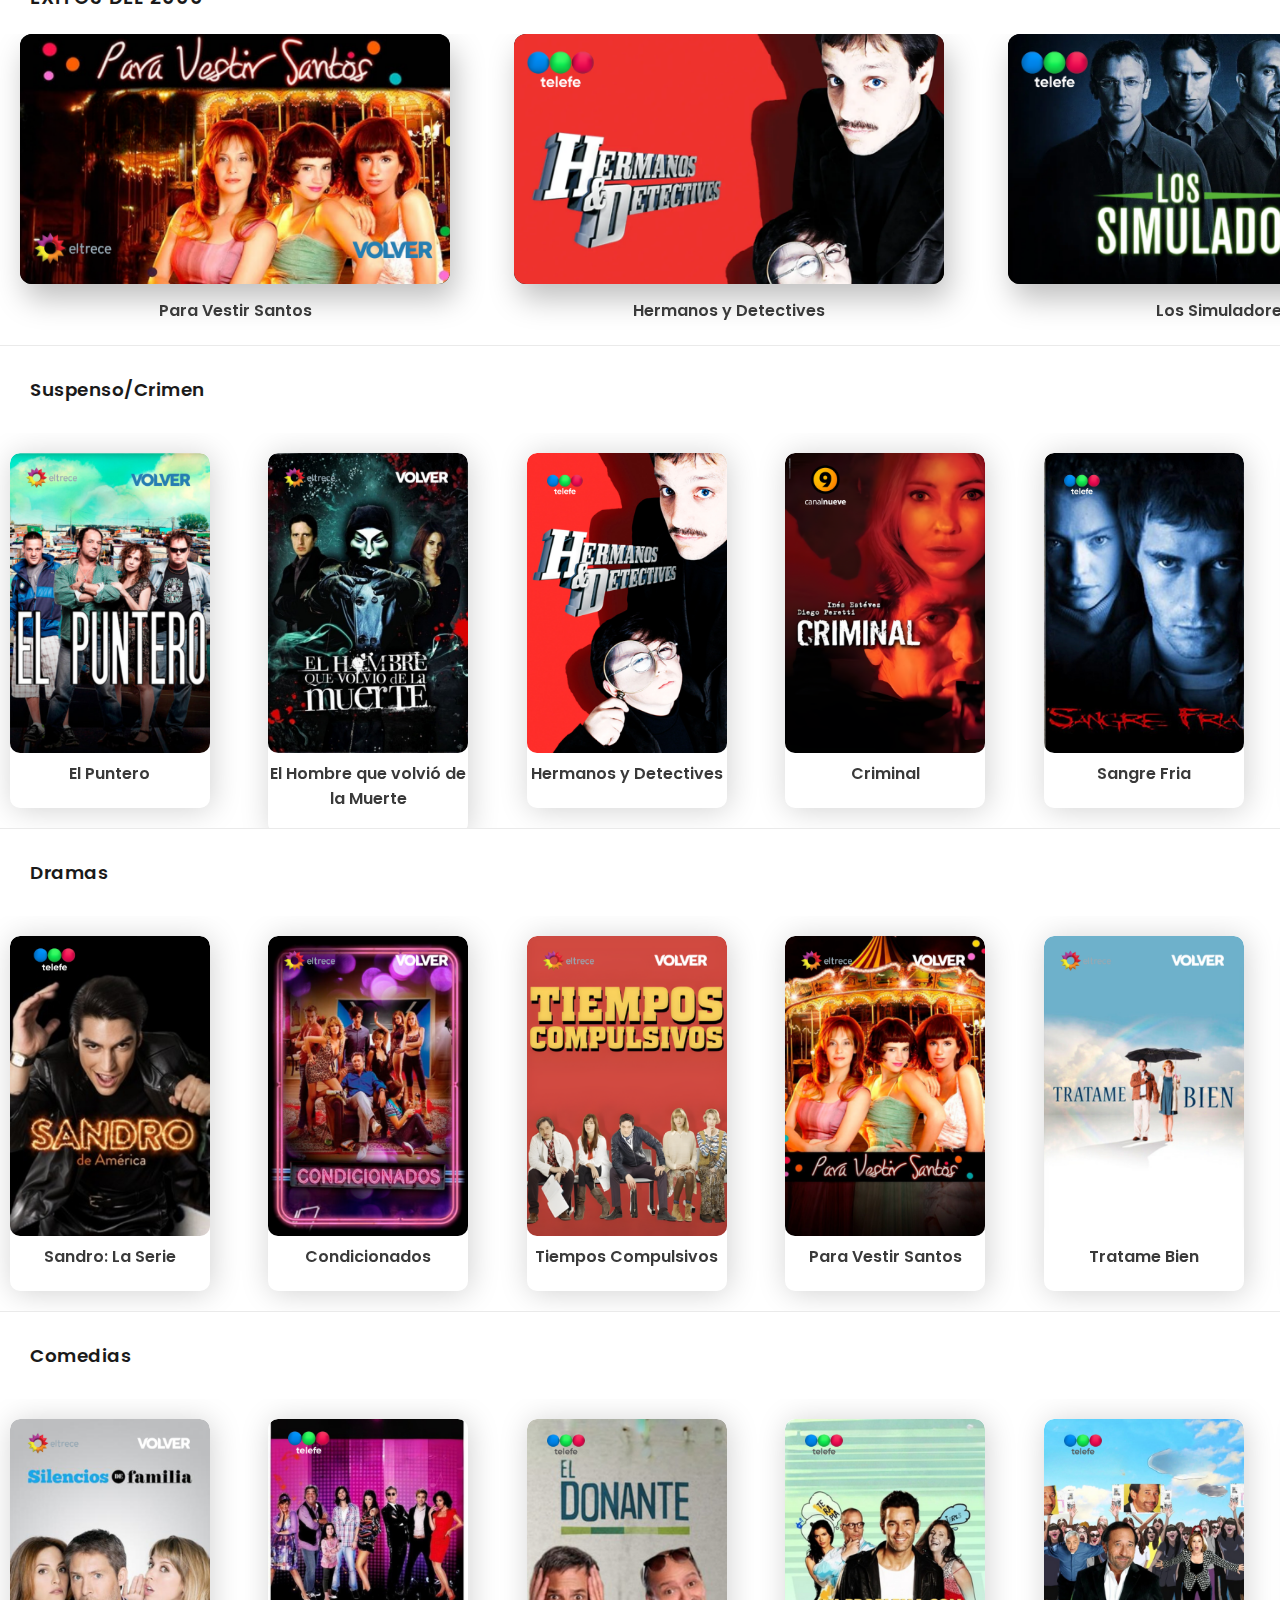
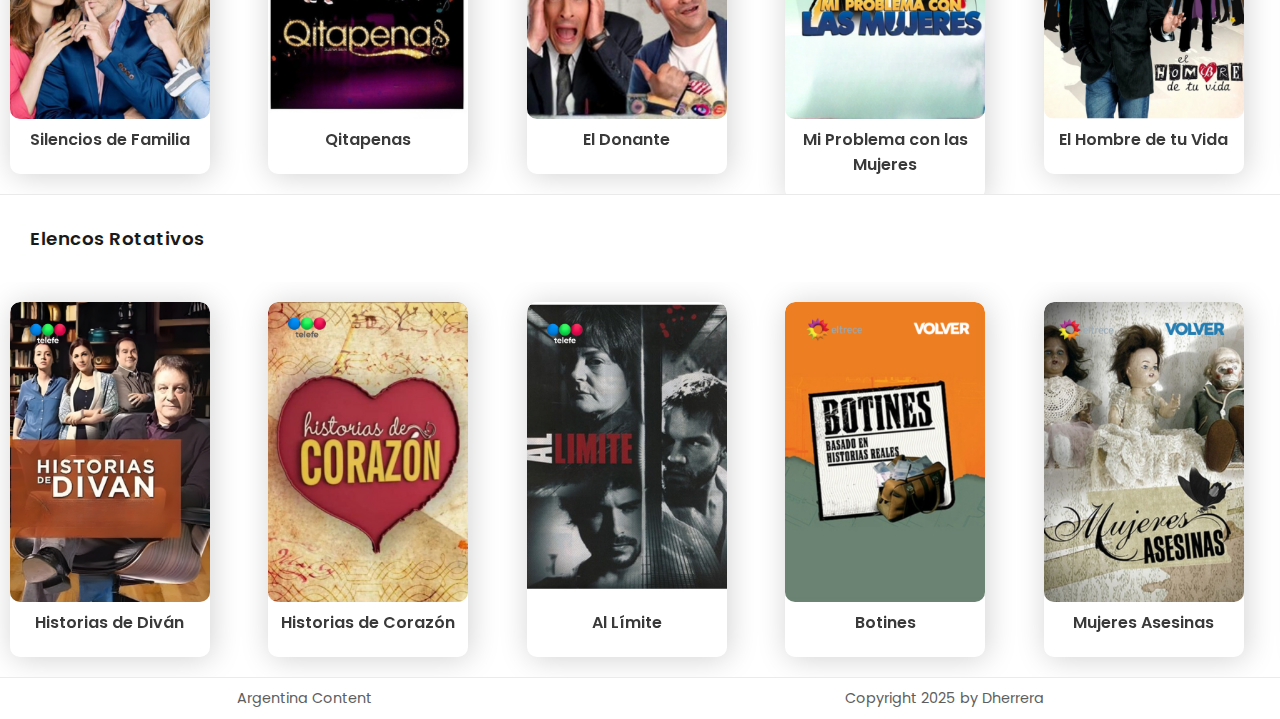
<file: unitarios.html>
<!DOCTYPE html>
<html lang="es">
<head>
  <meta charset="utf-8" />
  <title>Argentina Content</title>

  <!-- CSS -->
  <link rel="stylesheet" href="css/style.css" />
  <link rel="stylesheet" href="css/lightslider.css" />

  <!-- Fuente -->
  <link rel="preconnect" href="https://fonts.gstatic.com" crossorigin />
  <link rel="stylesheet" href="https://fonts.googleapis.com/css?family=Poppins&display=swap" />

  <!-- Fav icon -->
  <link rel="shortcut icon" href="images/fav icon.png" />

  <!-- Font Awesome (CSS, sin kit) -->
  <link rel="stylesheet"
        href="https://cdnjs.cloudflare.com/ajax/libs/font-awesome/6.5.2/css/all.min.css"
        referrerpolicy="no-referrer" />

  <!-- Tipografía base segura -->
  <style>
    body{ font-family: Poppins, system-ui, -apple-system, "Segoe UI", Roboto, Helvetica, Arial, sans-serif; }
    img{ height:auto; }

    /* Nuevo: hamburguesa accesible y sin la flecha/tilde nativa */
    .menu-btn{
      position: absolute !important;
      width: 1px; height: 1px;
      padding: 0; margin: -1px;
      overflow: hidden; clip: rect(0 0 0 0); white-space: nowrap;
      border: 0;
    }

    .menu-icon{
      display: inline-flex;
      align-items: center;
      justify-content: center;
      width: 48px;
      height: 48px;
      cursor: pointer;
      user-select: none;
    }

    .nav-icon{
      position: relative;
      width: 26px;
      height: 2px;
      background: #555;
      display: inline-block;
      transition: transform 0.25s ease, background 0.25s ease;
    }
    .nav-icon::before,
    .nav-icon::after{
      content: "";
      position: absolute;
      left: 0;
      width: 26px;
      height: 2px;
      background: #555;
      transition: transform 0.25s ease, top 0.25s ease, opacity 0.25s ease;
    }
    .nav-icon::before{ top: -8px; }
    .nav-icon::after{ top: 8px; }

    .menu-btn:checked + .menu-icon .nav-icon{
      background: transparent;
    }
    .menu-btn:checked + .menu-icon .nav-icon::before{
      transform: rotate(45deg);
      top: 0;
    }
    .menu-btn:checked + .menu-icon .nav-icon::after{
      transform: rotate(-45deg);
      top: 0;
    }

    @media (min-width: 768px){
      .menu-icon{ display:none; }
    }

    /* Evita arrastrar/ mover horizontalmente las imágenes de sliders horizontales en móviles */
    .slider-h img,
    .showcase-box img {
      touch-action: pan-y;
      -ms-touch-action: pan-y;
      -webkit-user-drag: none;
      user-drag: none;
      -webkit-user-select: none;
      -moz-user-select: none;
      -ms-user-select: none;
      user-select: none;
    }
  </style>
</head>
<body>

<!---navigation-->
<!-- NAV -->
<nav class="sa-nav">
  <a href="index.html" class="logo" aria-label="Argentina Content">
    <img src="images/logos/argentina-content-logo.PNG" alt="Argentina Content">
  </a>

  <!-- Buscador (FORM) -->
  <form class="search" role="search" id="headerSearch">
    <input type="search" name="q" placeholder="Encontrá tu Serie Favorita" aria-label="Buscar series" />
    <button type="submit" class="search-btn" aria-label="Buscar">
      <i class="fas fa-search" aria-hidden="true"></i>
    </button>
  </form>

  <!-- Toggle móvil -->
  <input class="menu-btn" type="checkbox" id="menu-btn" aria-hidden="true" />
  <label class="menu-icon" for="menu-btn" aria-label="Abrir menú">
    <span class="nav-icon" aria-hidden="true"></span>
  </label>

  <!-- Menú -->
  <ul class="menu nav-options">
    <li><a href="streaming.html">Streaming</a></li>
    <li><a href="tiras_2000.html">Tiras 2000</a></li>
    <li><a href="tiras_2010.html">Tiras 2010</a></li>
    <li><a href="juveniles.html">Juveniles</a></li>
    <li><a href="unitarios.html" aria-current="page">Unitarios</a></li>
  </ul>
</nav>

<!-- Destacadas (H) -->
<section id="main">
  <h1 class="showcase-heading">ÚLTIMAS</h1>
  <ul class="slider-h cs-hidden">

    <li class="item-a">
      <div class="showcase-box">
        <img src="images/horizontals-1024x576/el-tigre-veron-slide-20124x576.png" loading="lazy" alt="El Tigre Verón"/>
      </div>
      <div class="latest-b-text">
        <strong>El Tigre Verón</strong>
        <p></p>
      </div>
    </li>

    <li class="item-b">
      <div class="showcase-box">
        <img src="images/horizontals-1024x576/monzon-slide-1024x576.png" loading="lazy" alt="Monzón"/>
      </div>
      <div class="latest-b-text"><strong>Monzón</strong><p></p></div>
    </li>

    <li class="item-f">
      <div class="showcase-box">
        <img src="images/horizontals-1024x576/sandro-la-serie-slide-1024x576.png" loading="lazy" alt="Sandro: La Serie"/>
      </div>
      <div class="latest-b-text"><strong>Sandro: La Serie</strong><p></p></div>
    </li>

    <li class="item-f">
      <div class="showcase-box">
        <img src="images/horizontals-1024x576/el-jardin-de-bronce-slide-1024x576.png" loading="lazy" alt="El Jardín de Bronce"/>
      </div>
      <div class="latest-b-text"><strong>El Jardín de Bronce</strong><p></p></div>
    </li>

    <li class="item-d">
      <div class="showcase-box">
        <img src="images/horizontals-1024x576/el-marginal-slide-1024x576.png" loading="lazy" alt="El Marginal"/>
      </div>
      <div class="latest-b-text"><strong>El Marginal</strong><p></p></div>
    </li>

    <li class="item-f">
      <div class="showcase-box">
        <img src="images/horizontals-1024x576/historia-de-un-clan-slide-1024x576.png" loading="lazy" alt="Historia de un Clan"/>
      </div>
      <div class="latest-b-text"><strong>Historia de un Clan</strong><p></p></div>
    </li>

    <li class="item-f">
      <div class="showcase-box">
        <img src="images/horizontals-1024x576/el-puntero-slide-1024x576.png" loading="lazy" alt="El Puntero"/>
      </div>
      <div class="latest-b-text"><strong>El Puntero</strong><p></p></div>
    </li>

    <li class="item-f">
      <div class="showcase-box">
        <img src="images/horizontals-1024x576/el-hombre-de-tu-vida-slide-1024x576.png" loading="lazy" alt="El Hombre de tu Vida"/>
      </div>
      <div class="latest-b-text"><strong>El Hombre de tu Vida</strong><p></p></div>
    </li>    

  </ul>
</section>

<!-- De la TV al streaming (V) -->
<section id="latest">
  <h2 class="latest-heading">De la TV al streaming</h2>
  <ul class="slider-v cs-hidden">
    <li class="item-b"><div class="latest-box"><div class="latest-b-img"><img src="images/verticals/atrapa-un-ladron-poster-280x420.png" loading="lazy" alt="Atrapa a un Ladrón"></div><div class="latest-b-text"><strong>Atrapa a un Ladrón</strong><p></p></div></div></li>
    <li class="item-d"><div class="latest-box"><div class="latest-b-img"><img src="images/verticals/inconvivencia-poster-280x420.png" loading="lazy" alt="Inconvivencia"></div><div class="latest-b-text"><strong>Inconvivencia</strong><p></p></div></div></li>
    <li class="item-a"><div class="latest-box"><div class="latest-b-img"><img src="images/verticals/el-tigre-veron-poster-280x420.png" loading="lazy" alt="El Tigre Verón"></div><div class="latest-b-text"><strong>El Tigre Verón</strong><p></p></div></div></li>
    <li class="item-d"><div class="latest-box"><div class="latest-b-img"><img src="images/verticals/el-mundo-de-mateo-poster-280x420.png" loading="lazy" alt="El Mundo de Mateo"></div><div class="latest-b-text"><strong>El Mundo de Mateo</strong><p></p></div></div></li>
    <li class="item-a"><div class="latest-box"><div class="latest-b-img"><img src="images/verticals/tu-parte-del-trato-poster-280x420.png" loading="lazy" alt="Tu Parte del Trato"></div><div class="latest-b-text"><strong>Tu Parte del Trato</strong><p></p></div></div></li>
    <li class="item-a"><div class="latest-box"><div class="latest-b-img"><img src="images/verticals/otros-pecados-poster-280x420.png" loading="lazy" alt="Otros Pecados"></div><div class="latest-b-text"><strong>Otros Pecados</strong><p></p></div></div></li>
    <li class="item-e"><div class="latest-box"><div class="latest-b-img"><img src="images/verticals/morir-de-amor-poster-280x420.png" loading="lazy" alt="Morir de Amor"></div><div class="latest-b-text"><strong>Morir de Amor</strong><p></p></div></div></li>
    <li class="item-e"><div class="latest-box"><div class="latest-b-img"><img src="images/verticals/el-lobista-poster-280x420.png" loading="lazy" alt="El Lobista"></div><div class="latest-b-text"><strong>El Lobista</strong><p></p></div></div></li>
    <li class="item-g"><div class="latest-box"><div class="latest-b-img"><img src="images/verticals/rizhoma-hotel-poster-280x420.png" loading="lazy" alt="Rizhoma Hotel"></div><div class="latest-b-text"><strong>Rizhoma Hotel</strong><p></p></div></div></li>
    <li class="item-g"><div class="latest-box"><div class="latest-b-img"><img src="images/verticals/el-maestro-poster-280x420.png" loading="lazy" alt="El Maestro"></div><div class="latest-b-text"><strong>El Maestro</strong><p></p></div></div></li>
    <li class="item-g"><div class="latest-box"><div class="latest-b-img"><img src="images/verticals/la-fragilidad-cuerpos-poster-280x420.png" loading="lazy" alt="La Fragilidad de los Cuerpos"></div><div class="latest-b-text"><strong>La Fragilidad de los Cuerpos</strong><p></p></div></div></li>
    <li class="item-c"><div class="latest-box"><div class="latest-b-img"><img src="images/verticals/supermax-poster-280x420.png" loading="lazy" alt="Supermax"></div><div class="latest-b-text"><strong>Supermax</strong><p></p></div></div></li>
    <li class="item-c"><div class="latest-box"><div class="latest-b-img"><img src="images/verticals/un-gallo-para-esculapio-poster-280x420.png" loading="lazy" alt="Un Gallo para Esculapio"></div><div class="latest-b-text"><strong>Un Gallo para Esculapio</strong><p></p></div></div></li>
    <li class="item-c"><div class="latest-box"><div class="latest-b-img"><img src="images/verticals/el-marginal-poster-280x420.png" loading="lazy" alt="El Marginal"></div><div class="latest-b-text"><strong>El Marginal</strong><p></p></div></div></li>
    <li class="item-c"><div class="latest-box"><div class="latest-b-img"><img src="images/verticals/signos-poster-280x420.png" loading="lazy" alt="Signos"></div><div class="latest-b-text"><strong>Signos</strong><p></p></div></div></li>
    <li class="item-c"><div class="latest-box"><div class="latest-b-img"><img src="images/verticals/historia-de-un-clan-poster-280x420.png" loading="lazy" alt="Historia de un Clan"></div><div class="latest-b-text"><strong>Historia de un Clan</strong><p></p></div></div></li>
  </ul>
</section>

<!-- Lanzamientos del cable (V) -->
<section id="latest">
  <h2 class="latest-heading">Lanzamientos del cable</h2>
  <ul class="slider-v cs-hidden">
    <li class="item-f"><div class="latest-box"><div class="latest-b-img"><img src="images/verticals/monzon-poster-280x420.png" loading="lazy" alt="Monzón"></div><div class="latest-b-text"><strong>Monzón</strong><p></p></div></div></li>
    <li class="item-b"><div class="latest-box"><div class="latest-b-img"><img src="images/verticals/el-host-poster-280x420.png" loading="lazy" alt="El Host"></div><div class="latest-b-text"><strong>El Host</strong><p></p></div></div></li>
    <li class="item-a"><div class="latest-box"><div class="latest-b-img"><img src="images/verticals/el-jardin-de-bronce-poster-280x420.png" loading="lazy" alt="El Jardín de Bronce"></div><div class="latest-b-text"><strong>El Jardín de Bronce</strong><p></p></div></div></li>
    <li class="item-d"><div class="latest-box"><div class="latest-b-img"><img src="images/verticals/psiconautas-poster-280x420.png" loading="lazy" alt="Psiconautas"></div><div class="latest-b-text"><strong>Psiconautas</strong><p></p></div></div></li>
    <li class="item-d"><div class="latest-box"><div class="latest-b-img"><img src="images/verticals/vigilantes-poster-280x420.png" loading="lazy" alt="Vigilantes"></div><div class="latest-b-text"><strong>Vigilantes</strong><p></p></div></div></li>
    <li class="item-a"><div class="latest-box"><div class="latest-b-img"><img src="images/verticals/nafta-super-poster-280x420.png" loading="lazy" alt="Nafta Súper"></div><div class="latest-b-text"><strong>Nafta Súper</strong><p></p></div></div></li>
    <li class="item-b"><div class="latest-box"><div class="latest-b-img"><img src="images/verticals/30-dias-juntos-poster-280x420.png" loading="lazy" alt="30 Días Juntos"></div><div class="latest-b-text"><strong>30 Días Juntos</strong><p></p></div></div></li>
    <li class="item-b"><div class="latest-box"><div class="latest-b-img"><img src="images/verticals/impostores-poster-280x420.png" loading="lazy" alt="Impostores"></div><div class="latest-b-text"><strong>Impostores</strong><p></p></div></div></li>
    <li class="item-g"><div class="latest-box"><div class="latest-b-img"><img src="images/verticals/epitafios-poster-280x420.png" loading="lazy" alt="Epitafios"></div><div class="latest-b-text"><strong>Epitafios</strong><p></p></div></div></li>
  </ul>
</section>

<!-- Grandes Éxitos (H) -->
<section id="main">
  <h1 class="showcase-heading">Exitos del 2000</h1>
  <ul class="slider-h cs-hidden">
    <li class="item-a"><div class="showcase-box"><img src="images/horizontals-1024x576/para-vestir-santos-slide-1024x576.png" loading="lazy" alt="Para Vestir Santos"/></div><div class="latest-b-text"><strong>Para Vestir Santos</strong><p></p></div></li>
    <li class="item-b"><div class="showcase-box"><img src="images/horizontals-1024x576/hermanos-detectives-slide-1024x576.png" loading="lazy" alt="Hermanos y Detectives"/></div><div class="latest-b-text"><strong>Hermanos y Detectives</strong><p></p></div></li>
    <li class="item-b"><div class="showcase-box"><img src="images/horizontals-1024x576/los-simuladores-slide-1024x576.png" loading="lazy" alt="Los Simuladores"/></div><div class="latest-b-text"><strong>Los Simuladores</strong><p></p></div></li>
    <li class="item-b"><div class="showcase-box"><img src="images/horizontals-1024x576/tumberos-slide-1024x576.png" loading="lazy" alt="Tumberos"/></div><div class="latest-b-text"><strong>Tumberos</strong><p></p></div></li>
    <li class="item-b"><div class="showcase-box"><img src="images/horizontals-1024x576/okupas-slide-1024x576.png" loading="lazy" alt="Okupas"/></div><div class="latest-b-text"><strong>Okupas</strong><p></p></div></li>
    <li class="item-b"><div class="showcase-box"><img src="images/horizontals-1024x576/tiempo-final-slide-1024x576.png" loading="lazy" alt="Tiempo Final"/></div><div class="latest-b-text"><strong>Tiempo Final</strong><p></p></div></li>
    <li class="item-b"><div class="showcase-box"><img src="images/horizontals-1024x576/vulnerables-slide-1024x576.png" loading="lazy" alt="Vulnerables"/></div><div class="latest-b-text"><strong>Vulnerables</strong><p></p></div></li>
  </ul>
</section>

<!-- Dramas (V) -->
<section id="latest">
  <h2 class="latest-heading">Suspenso/Crimen</h2>
  <ul class="slider-v cs-hidden">
    <li class="item-c"><div class="latest-box"><div class="latest-b-img"><img src="images/verticals/el-puntero-poster-280x420.png" loading="lazy" alt="El Puntero"></div><div class="latest-b-text"><strong>El Puntero</strong><p></p></div></div></li>
    <li class="item-d"><div class="latest-box"><div class="latest-b-img"><img src="images/verticals/el-hombre-que-volvio-de-la-muerte-poster-280x420.png" loading="lazy" alt="El Hombre que volvió de la Muerte"></div><div class="latest-b-text"><strong>El Hombre que volvió de la Muerte</strong><p></p></div></div></li>
    <li class="item-e"><div class="latest-box"><div class="latest-b-img"><img src="images/verticals/hermanos-y-detectives-poster-280x420.png" loading="lazy" alt="Hermanos y Detectives"></div><div class="latest-b-text"><strong>Hermanos y Detectives</strong><p></p></div></div></li>
    <li class="item-e"><div class="latest-box"><div class="latest-b-img"><img src="images/verticals/criminal-poster-280x420.png" loading="lazy" alt="Criminal"></div><div class="latest-b-text"><strong>Criminal</strong><p></p></div></div></li>
    <li class="item-b"><div class="latest-box"><div class="latest-b-img"><img src="images/verticals/sangre-fria-poster-280x420.png" loading="lazy" alt="Sangre Fria"></div><div class="latest-b-text"><strong>Sangre Fria</strong><p></p></div></div></li>
    <li class="item-e"><div class="latest-box"><div class="latest-b-img"><img src="images/verticals/tumberos-poster-280x420.png" loading="lazy" alt="Tumberos"></div><div class="latest-b-text"><strong>Tumberos</strong><p></p></div></div></li>
    <li class="item-e"><div class="latest-box"><div class="latest-b-img"><img src="images/verticals/los-simuladores-poster-280x420.png" loading="lazy" alt="Los Simuladores"></div><div class="latest-b-text"><strong>Los Simuladores</strong><p></p></div></div></li>
    <li class="item-a"><div class="latest-box"><div class="latest-b-img"><img src="images/verticals/el-hacker-poster-280x420.png" loading="lazy" alt="El Hacker"></div><div class="latest-b-text"><strong>El Hacker</strong><p></p></div></div></li>
    <li class="item-a"><div class="latest-box"><div class="latest-b-img"><img src="images/verticals/okupas-poster-280x420.png" loading="lazy" alt="Okupas"></div><div class="latest-b-text"><strong>Okupas</strong><p></p></div></div></li>
  </ul>
</section>

<!-- Miniseries -->
<section id="latest">
  <h2 class="latest-heading">Dramas</h2>
  <ul class="slider-v cs-hidden">
    <li class="item-a"><div class="latest-box"><div class="latest-b-img"><img src="images/verticals/sandro-la-serie-poster-280x420.png" loading="lazy" alt="Sandro: La Serie"></div><div class="latest-b-text"><strong>Sandro: La Serie</strong><p></p></div></div></li>
    <li class="item-a"><div class="latest-box"><div class="latest-b-img"><img src="images/verticals/condicionados-poster-280x420.png" loading="lazy" alt="Condicionados"></div><div class="latest-b-text"><strong>Condicionados</strong><p></p></div></div></li>
    <li class="item-a"><div class="latest-box"><div class="latest-b-img"><img src="images/verticals/tiempos-compulsivos-poster-280x420.png" loading="lazy" alt="Tiempos Compulsivos"></div><div class="latest-b-text"><strong>Tiempos Compulsivos</strong><p></p></div></div></li>
    <li class="item-b"><div class="latest-box"><div class="latest-b-img"><img src="images/verticals/para-vestir-santos-poster-280x420.png" loading="lazy" alt="Para Vestir Santos"></div><div class="latest-b-text"><strong>Para Vestir Santos</strong><p></p></div></div></li>
    <li class="item-c"><div class="latest-box"><div class="latest-b-img"><img src="images/verticals/tratame-bien-poster-280x420.png" loading="lazy" alt="Tratame Bien"></div><div class="latest-b-text"><strong>Tratame Bien</strong><p></p></div></div></li>
    <li class="item-d"><div class="latest-box"><div class="latest-b-img"><img src="images/verticals/mitos-poster-280x420.png" loading="lazy" alt="Mitos"></div><div class="latest-b-text"><strong>Mitos</strong><p></p></div></div></li>
    <li class="item-d"><div class="latest-box"><div class="latest-b-img"><img src="images/verticals/ambiciones-poster-280x420.png" loading="lazy" alt="Ambiciones"></div><div class="latest-b-text"><strong>Ambiciones</strong><p></p></div></div></li>
    <li class="item-d"><div class="latest-box"><div class="latest-b-img"><img src="images/verticals/locas-de-amor-poster-280x420.png" loading="lazy" alt="Locas de Amor"></div><div class="latest-b-text"><strong>Locas de Amor</strong><p></p></div></div></li>
    <li class="item-d"><div class="latest-box"><div class="latest-b-img"><img src="images/verticals/historias-de-sexo-gente-comun-poster-280x420.png" loading="lazy" alt="Historias de Sexo de Gente Común"></div><div class="latest-b-text"><strong>Historias de Sexo de Gente Común</strong><p></p></div></div></li>
    <li class="item-d"><div class="latest-box"><div class="latest-b-img"><img src="images/verticals/disputas-poster-280x420.png" loading="lazy" alt="Disputas"></div><div class="latest-b-text"><strong>Disputas</strong><p></p></div></div></li>
    <li class="item-d"><div class="latest-box"><div class="latest-b-img"><img src="images/verticals/culpables-poster-280x420.png" loading="lazy" alt="Culpables"></div><div class="latest-b-text"><strong>Culpables</strong><p></p></div></div></li>
    <li class="item-d"><div class="latest-box"><div class="latest-b-img"><img src="images/verticals/cuatro-amigas-poster-280x420.png" loading="lazy" alt="Cuatro Amigas"></div><div class="latest-b-text"><strong>Cuatro Amigas</strong><p></p></div></div></li>
    <li class="item-d"><div class="latest-box"><div class="latest-b-img"><img src="images/verticals/vulnerables-poster-280x420.png" loading="lazy" alt="Vulnerables"></div><div class="latest-b-text"><strong>Vulnerables</strong><p></p></div></div></li>
  </ul>
</section>

<!-- Comedias -->
<section id="latest">
  <h2 class="latest-heading">Comedias</h2>
  <ul class="slider-v cs-hidden">
    <li class="item-d"><div class="latest-box"><div class="latest-b-img"><img src="images/verticals/silencios-de-familia-poster-280x420.png" loading="lazy" alt="Silencios de Familia"></div><div class="latest-b-text"><strong>Silencios de Familia</strong><p></p></div></div></li>
    <li class="item-d"><div class="latest-box"><div class="latest-b-img"><img src="images/verticals/qitapenas-poster-280x420.png" loading="lazy" alt="Qitapenas"></div><div class="latest-b-text"><strong>Qitapenas</strong><p></p></div></div></li>
    <li class="item-d"><div class="latest-box"><div class="latest-b-img"><img src="images/verticals/el-donante-poster-280x420.png" loading="lazy" alt="El Donante"></div><div class="latest-b-text"><strong>El Donante</strong><p></p></div></div></li>
    <li class="item-d"><div class="latest-box"><div class="latest-b-img"><img src="images/verticals/mi-problema-con-las-mujeres-poster-280x420.png" loading="lazy" alt="Mi Problema con las Mujeres"></div><div class="latest-b-text"><strong>Mi Problema con las Mujeres</strong><p></p></div></div></li>
    <li class="item-d"><div class="latest-box"><div class="latest-b-img"><img src="images/verticals/el-hombre-de-tu-vida-poster-280x420.png" loading="lazy" alt="El Hombre de tu Vida"></div><div class="latest-b-text"><strong>El Hombre de tu Vida</strong><p></p></div></div></li>
    <li class="item-d"><div class="latest-box"><div class="latest-b-img"><img src="images/verticals/acompanantes-poster-280x420.png" loading="lazy" alt="Acompañantes"></div><div class="latest-b-text"><strong>Acompañantes</strong><p></p></div></div></li>
    <li class="item-d"><div class="latest-box"><div class="latest-b-img"><img src="images/verticals/todos-contra-juan-poster-280x420.png" loading="lazy" alt="Todos contra Juan"></div><div class="latest-b-text"><strong>Todos contra Juan</strong><p></p></div></div></li>
    <li class="item-d"><div class="latest-box"><div class="latest-b-img"><img src="images/verticals/socias-poster-280x420.png" loading="lazy" alt="Socias"></div><div class="latest-b-text"><strong>Socias</strong><p></p></div></div></li>
    <li class="item-d"><div class="latest-box"><div class="latest-b-img"><img src="images/verticals/soy-tu-fan-poster-280x420.png" loading="lazy" alt="Soy Tu Fan"></div><div class="latest-b-text"><strong>Soy Tu Fan</strong><p></p></div></div></li>
    <li class="item-d"><div class="latest-box"><div class="latest-b-img"><img src="images/verticals/amas-de-casa-desesperadas-poster-280x420.png" loading="lazy" alt="Amas de Casa Desesperadas"></div><div class="latest-b-text"><strong>Amas de Casa Desesperadas</strong><p></p></div></div></li>
    <li class="item-d"><div class="latest-box"><div class="latest-b-img"><img src="images/verticals/mosca-smith-poster-280x420.png" loading="lazy" alt="Mosca & Smith"></div><div class="latest-b-text"><strong>Mosca & Smith</strong><p></p></div></div></li>
    <li class="item-d"><div class="latest-box"><div class="latest-b-img"><img src="images/verticals/tres-padres-solteros-poster-280x420.png" loading="lazy" alt="Tres Padres Solteros"></div><div class="latest-b-text"><strong>Tres Padres Solteros</strong><p></p></div></div></li>
    <li class="item-d"><div class="latest-box"><div class="latest-b-img"><img src="images/verticals/durmiendo-con-mi-jefe-poster-280x420.png" loading="lazy" alt="Durmiendo con mi Jefe"></div><div class="latest-b-text"><strong>Durmiendo con mi Jefe</strong><p></p></div></div></li>
    <li class="item-d"><div class="latest-box"><div class="latest-b-img"><img src="images/verticals/femenino-masculino-poster-280x420.png" loading="lazy" alt="Femenino/Masculino"></div><div class="latest-b-text"><strong>Femenino/Masculino</strong><p></p></div></div></li>
  </ul>
</section>

<!-- Elencos Rotativos -->
<section id="latest">
  <h2 class="latest-heading">Elencos Rotativos</h2>
  <ul class="slider-v cs-hidden">
    <li class="item-d"><div class="latest-box"><div class="latest-b-img"><img src="images/verticals/historias-de-divan-poster-280x420.png" loading="lazy" alt="Historias de Diván"></div><div class="latest-b-text"><strong>Historias de Diván</strong><p></p></div></div></li>
    <li class="item-d"><div class="latest-box"><div class="latest-b-img"><img src="images/verticals/historias-de-corazon-poster-280x420.png" loading="lazy" alt="Historias de Corazón"></div><div class="latest-b-text"><strong>Historias de Corazón</strong><p></p></div></div></li>
    <li class="item-d"><div class="latest-box"><div class="latest-b-img"><img src="images/verticals/al-limite-poster-280x420.png" loading="lazy" alt="Al Límite"></div><div class="latest-b-text"><strong>Al Límite</strong><p></p></div></div></li>
    <li class="item-d"><div class="latest-box"><div class="latest-b-img"><img src="images/verticals/botines-poster-280x420.png" loading="lazy" alt="Botines"></div><div class="latest-b-text"><strong>Botines</strong><p></p></div></div></li>
    <li class="item-d"><div class="latest-box"><div class="latest-b-img"><img src="images/verticals/mujeres-asesinas-poster-280x420.png" loading="lazy" alt="Mujeres Asesinas"></div><div class="latest-b-text"><strong>Mujeres Asesinas</strong><p></p></div></div></li>
    <li class="item-d"><div class="latest-box"><div class="latest-b-img"><img src="images/verticals/infieles-poster-280x420.png" loading="lazy" alt="Infieles"></div><div class="latest-b-text"><strong>Infieles</strong><p></p></div></div></li>
    <li class="item-d"><div class="latest-box"><div class="latest-b-img"><img src="images/verticals/tiempo-final-poster-280x420.png" loading="lazy" alt="Tiempo Final"></div><div class="latest-b-text"><strong>Tiempo Final</strong><p></p></div></div></li>
  </ul>
</section>

<!-- footer -->
<footer>
  <p>Argentina Content</p>
  <p>Copyright 2025 by Dherrera</p>
</footer>
<!-- JS: jQuery → LightSlider → tu init -->
<script src="https://code.jquery.com/jquery-3.7.1.min.js"></script>
<script src="js/lightslider.js"></script>
<script src="js/script.js"></script>
</body>
</html>
</file>
<file: css/lightslider.css>
.lSSlideOuter {
    overflow-x: hidden;
    -webkit-touch-callout: none;
    -webkit-user-select: none;
    -khtml-user-select: none;
    -moz-user-select: none;
    -ms-user-select: none;
    user-select: none
}
.lightSlider:before, .lightSlider:after {
    content: " ";
    display: table;
}
.lightSlider {
    overflow: hidden;
    margin: 0;
}
.lSSlideWrapper {
    max-width: 100%;
    overflow: visible;
    position: relative;
}
.lSSlideWrapper > .lightSlider:after {
    clear: both;
}
.lSSlideWrapper .lSSlide {
    -webkit-transform: translate(0px, 0px);
    -ms-transform: translate(0px, 0px);
    transform: translate(0px, 0px);
    -webkit-transition: all 1s;
    -webkit-transition-property: -webkit-transform,height;
    -moz-transition-property: -moz-transform,height;
    transition-property: transform,height;
    -webkit-transition-duration: inherit !important;
    transition-duration: inherit !important;
    -webkit-transition-timing-function: inherit !important;
    transition-timing-function: inherit !important;
}
.lSSlideWrapper .lSFade {
    position: relative;
}
.lSSlideWrapper .lSFade > * {
    position: absolute !important;
    top: 0;
    left: 0;
    z-index: 9;
    margin-right: 0;
    width: 100%;
}
.lSSlideWrapper.usingCss .lSFade > * {
    opacity: 0;
    -webkit-transition-delay: 0s;
    transition-delay: 0s;
    -webkit-transition-duration: inherit !important;
    transition-duration: inherit !important;
    -webkit-transition-property: opacity;
    transition-property: opacity;
    -webkit-transition-timing-function: inherit !important;
    transition-timing-function: inherit !important;
}
.lSSlideWrapper .lSFade > *.active {
    z-index: 10;
}
.lSSlideWrapper.usingCss .lSFade > *.active {
    opacity: 1;
}
/** /!!! End of core css Should not edit !!!/**/

/* Pager */
.lSSlideOuter .lSPager.lSpg {
    margin: 10px 0 0;
    padding: 0;
    text-align: center;
}
.lSSlideOuter .lSPager.lSpg > li {
    cursor: pointer;
    display: inline-block;
    padding: 0 5px;
}
.lSSlideOuter .lSPager.lSpg > li a {
    background-color: #222222;
    border-radius: 30px;
    display: inline-block;
    height: 8px;
    overflow: hidden;
    text-indent: -999em;
    width: 8px;
    position: relative;
    z-index: 99;
    -webkit-transition: all 0.5s linear 0s;
    transition: all 0.5s linear 0s;
    display: none;
}
.lSSlideOuter .lSPager.lSpg > li:hover a, .lSSlideOuter .lSPager.lSpg > li.active a {
    background-color: #428bca;
}
.lSSlideOuter .media {
    opacity: 0.8;
}
.lSSlideOuter .media.active {
    opacity: 1;
}
/* End of pager */

/** Gallery */
.lSSlideOuter .lSPager.lSGallery {
    list-style: none outside none;
    padding-left: 0;
    margin: 0;
    overflow: hidden;
    transform: translate3d(0px, 0px, 0px);
    -moz-transform: translate3d(0px, 0px, 0px);
    -ms-transform: translate3d(0px, 0px, 0px);
    -webkit-transform: translate3d(0px, 0px, 0px);
    -o-transform: translate3d(0px, 0px, 0px);
    -webkit-transition-property: -webkit-transform;
    -moz-transition-property: -moz-transform;
    -webkit-touch-callout: none;
    -webkit-user-select: none;
    -khtml-user-select: none;
    -moz-user-select: none;
    -ms-user-select: none;
    user-select: none;
}
.lSSlideOuter .lSPager.lSGallery li {
    overflow: hidden;
    -webkit-transition: border-radius 0.12s linear 0s 0.35s linear 0s;
    transition: border-radius 0.12s linear 0s 0.35s linear 0s;
}
.lSSlideOuter .lSPager.lSGallery li.active, .lSSlideOuter .lSPager.lSGallery li:hover {
    border-radius: 5px;
}
.lSSlideOuter .lSPager.lSGallery img {
    display: block;
    height: auto;
    max-width: 100%;
}
.lSSlideOuter .lSPager.lSGallery:before, .lSSlideOuter .lSPager.lSGallery:after {
    content: " ";
    display: table;
}
.lSSlideOuter .lSPager.lSGallery:after {
    clear: both;
}
/* End of Gallery*/

/* slider actions */
.lSAction > a {
    width: 32px;
    display: block;
    top: 50%;
    height: 32px;
    background-image: url('../img/controls.png');
    cursor: pointer;
    position: absolute;
    z-index: 99;
    margin-top: -16px;
    opacity: 0.5;
    -webkit-transition: opacity 0.35s linear 0s;
    transition: opacity 0.35s linear 0s;
}
.lSAction > a:hover {
    opacity: 1;
}
.lSAction > .lSPrev {
    background-position: 0 0;
    left: 10px;
}
.lSAction > .lSNext {
    background-position: -32px 0;
    right: 10px;
}
.lSAction > a.disabled {
    pointer-events: none;
}
.cS-hidden {
    height: 1px;
    opacity: 0;
    filter: alpha(opacity=0);
    overflow: hidden;
}


/* vertical */
.lSSlideOuter.vertical {
    position: relative;
}
.lSSlideOuter.vertical.noPager {
    padding-right: 0px !important;
}
.lSSlideOuter.vertical .lSGallery {
    position: absolute !important;
    right: 0;
    top: 0;
}
.lSSlideOuter.vertical .lightSlider > * {
    width: 100% !important;
    max-width: none !important;
}

/* vertical controlls */
.lSSlideOuter.vertical .lSAction > a {
    left: 50%;
    margin-left: -14px;
    margin-top: 0;
}
.lSSlideOuter.vertical .lSAction > .lSNext {
    background-position: 31px -31px;
    bottom: 10px;
    top: auto;
}
.lSSlideOuter.vertical .lSAction > .lSPrev {
    background-position: 0 -31px;
    bottom: auto;
    top: 10px;
}
/* vertical */


/* Rtl */
.lSSlideOuter.lSrtl {
    direction: rtl;
}
.lSSlideOuter .lightSlider, .lSSlideOuter .lSPager {
    padding-left: 0;
    list-style: none outside none;
}
.lSSlideOuter.lSrtl .lightSlider, .lSSlideOuter.lSrtl .lSPager {
    padding-right: 0;
}
.lSSlideOuter .lightSlider > *,  .lSSlideOuter .lSGallery li {
    float: left;
}
.lSSlideOuter.lSrtl .lightSlider > *,  .lSSlideOuter.lSrtl .lSGallery li {
    float: right !important;
}
/* Rtl */

@-webkit-keyframes rightEnd {
    0% {
        left: 0;
    }

    50% {
        left: -15px;
    }

    100% {
        left: 0;
    }
}
@keyframes rightEnd {
    0% {
        left: 0;
    }

    50% {
        left: -15px;
    }

    100% {
        left: 0;
    }
}
@-webkit-keyframes topEnd {
    0% {
        top: 0;
    }

    50% {
        top: -15px;
    }

    100% {
        top: 0;
    }
}
@keyframes topEnd {
    0% {
        top: 0;
    }

    50% {
        top: -15px;
    }

    100% {
        top: 0;
    }
}
@-webkit-keyframes leftEnd {
    0% {
        left: 0;
    }

    50% {
        left: 15px;
    }

    100% {
        left: 0;
    }
}
@keyframes leftEnd {
    0% {
        left: 0;
    }

    50% {
        left: 15px;
    }

    100% {
        left: 0;
    }
}
@-webkit-keyframes bottomEnd {
    0% {
        bottom: 0;
    }

    50% {
        bottom: -15px;
    }

    100% {
        bottom: 0;
    }
}
@keyframes bottomEnd {
    0% {
        bottom: 0;
    }

    50% {
        bottom: -15px;
    }

    100% {
        bottom: 0;
    }
}
.lSSlideOuter .rightEnd {
    -webkit-animation: rightEnd 0.3s;
    animation: rightEnd 0.3s;
    position: relative;
}
.lSSlideOuter .leftEnd {
    -webkit-animation: leftEnd 0.3s;
    animation: leftEnd 0.3s;
    position: relative;
}
.lSSlideOuter.vertical .rightEnd {
    -webkit-animation: topEnd 0.3s;
    animation: topEnd 0.3s;
    position: relative;
}
.lSSlideOuter.vertical .leftEnd {
    -webkit-animation: bottomEnd 0.3s;
    animation: bottomEnd 0.3s;
    position: relative;
}
.lSSlideOuter.lSrtl .rightEnd {
    -webkit-animation: leftEnd 0.3s;
    animation: leftEnd 0.3s;
    position: relative;
}
.lSSlideOuter.lSrtl .leftEnd {
    -webkit-animation: rightEnd 0.3s;
    animation: rightEnd 0.3s;
    position: relative;
}
/*/  GRab cursor */
.lightSlider.lsGrab > * {
  cursor: -webkit-grab;
  cursor: -moz-grab;
  cursor: -o-grab;
  cursor: -ms-grab;
  cursor: grab;
}
.lightSlider.lsGrabbing > * {
  cursor: move;
  cursor: -webkit-grabbing;
  cursor: -moz-grabbing;
  cursor: -o-grabbing;
  cursor: -ms-grabbing;
  cursor: grabbing;
}
</file>
<file: css/style.css>
/* ========== Reset & base ========== */
*{ box-sizing:border-box; }
html,body{ margin:0; padding:0; }
body{
  font-family:Poppins,system-ui,-apple-system,"Segoe UI",Roboto,Helvetica,Arial,sans-serif;
  background-color:rgba(151,151,151,0.03);
  color:#1a1a1a;
}
img{ max-width:100%; height:auto; display:block; }
ul{ list-style:none; padding:0; margin:0; }
a{ text-decoration:none; color:inherit; }

/* ========== Top nav ========== */
nav{
  position:fixed; inset:0 0 auto 0; z-index:100;
  display:flex; align-items:center; justify-content:space-around;
  width:100%; background:#fff; border:1px solid rgba(0,0,0,0.04);
}
.logo img{ height:70px; }

/* buscador */
.search{
  width:250px; height:40px; padding:0 20px;
  background:rgba(245,245,245,0.8);
  display:flex; align-items:center; gap:10px; border-radius:20px;
}
.search input{
  width:100%; height:30px; border:none; outline:none; background:transparent;
}
.search i{ color:#3a3a3a; }

/* menú */
nav .menu{ display:flex; }
nav .menu li a{
  display:flex; align-items:center; height:40px; line-height:43px;
  padding:0 22px; margin:0;
  font-size:.8rem; letter-spacing:1px; text-transform:uppercase;
  color:#585858; font-weight:500;
}
nav .menu li a:hover{
  background:#242424; color:#fff;
  box-shadow:5px 10px 30px rgba(53,53,53,.1); transition:.2s ease;
}

/* ========== Sections ========== */
#main{ padding-top:90px; background:#fff; } /* deja espacio para la nav fija */
.showcase-heading{
  padding:24px 30px 10px; font-weight:600; letter-spacing:1px;
  text-transform:uppercase; font-size:1.2rem;
}
#latest{ border-top:1px solid rgba(53,53,53,0.1); background:#fff; }
.latest-heading{
  margin:30px; font-weight:600; font-size:1.15rem; letter-spacing:.5px;
}

/* ========== Sliders (clases nuevas) ========== */
/* Contenedor general: dejar overflow visible para el “peek” */
.cs-hidden{ overflow:visible !important; }

/* --- HORIZONTALES --- */
.slider-h .showcase-box{
  width:430px; height:250px; margin:0 20px 14px; border-radius:12px;
  box-shadow:5px 15px 30px rgba(0,0,0,.25); overflow:hidden; background:#000;
}
.slider-h .showcase-box img{
  width:100%; height:100%; object-fit:cover; object-position:center top;
}
.latest-b-text{
  display:flex; flex-direction:column; align-items:center; justify-content:center;
  gap:4px; margin:8px 0 18px; text-align:center;
}
.latest-b-text strong{ color:#3a3a3a; font-weight:600; }
.latest-b-text p{ color:#979797; margin:0; }

/* --- VERTICALES (posters) --- */
.slider-v .latest-box{
  width:200px; margin:20px 10px; border-radius:10px; overflow:hidden; background:#fff;
  box-shadow:2px 2px 30px rgba(0,0,0,.18); display:flex; flex-direction:column; align-items:center;
}
.slider-v .latest-b-img{ width:100%; height:270px; overflow:hidden; }
.slider-v .latest-b-img img{ width:100%; height:100%; object-fit:cover; }

/* Reemplazo / mejora de la regla de verticales para subir el borde superior manteniendo el border-radius */
.vertical-gallery li .latest-b-img,
.slider-v li .latest-b-img {
  /* asegurar que el contenedor tiene bordes redondeados y recorte el contenido */
  border-radius: 10px;
  overflow: hidden;
  position: relative;
  height: 100%;
  display: block;
}

/* Imagen: cubrir contenedor pero alineada hacia arriba + ligera subida visual */
.vertical-gallery li img,
.slider-v li img,
.vertical-gallery li .latest-b-img img,
.slider-v li .latest-b-img img {
  width: 100%;
  height: 100%;
  object-fit: cover;            /* ocupa el contenedor recortando si es necesario */
  object-position: 50% 8%;     /* prioriza la zona superior (ajustable) */
  transform: translateY(:0);  /* sube la imagen ligeramente para mostrar el logo superior */
  transition: transform 220ms ease, object-position 220ms ease;
  display: block;
  -webkit-backface-visibility: hidden;
  backface-visibility: hidden;
  will-change: transform;
  /* opcional: si quieres que la imagen también tenga border-radius, no es necesario porque el contenedor ya lo recorta */
  border-radius: 0;
}

/* Ajuste responsivo: menos desplazamiento en pantallas pequeñas */
@media (max-width: 600px) {
  .vertical-gallery li img,
  .slider-v li img,
  .vertical-gallery li .latest-b-img img,
  .slider-v li .latest-b-img img {
    object-position: 50% 6%;
    transform: translateY(-3%);
  }
}

/* ========== LightSlider overrides (flechas, dots, alturas) ========== */
/* Flechas: sin controls.png, usamos Font Awesome */
.lSSlideOuter .lSAction a{
  width:44px; height:44px; border-radius:50%; background:rgba(255,255,255,.95);
  box-shadow:0 6px 18px rgba(0,0,0,.15);
  top:45%; transform:translateY(-50%); opacity:1 !important;
}
.lSSlideOuter .lSAction > .lSPrev,
.lSSlideOuter .lSAction > .lSNext{ background:none !important; }
.lSSlideOuter .lSAction > a::before{
  font-family:"Font Awesome 6 Free"; font-weight:900; font-size:18px; line-height:44px;
  display:block; text-align:center; color:#333;
  content:"";
}
.lSSlideOuter .lSAction > .lSPrev::before{ content:"\f104"; } /* fa-angle-left */
.lSSlideOuter .lSAction > .lSNext::before{ content:"\f105"; } /* fa-angle-right */

/* Dots (cuando no hay thumbs) */
.lSSlideOuter .lSPager.lSpg li a{
  width:8px; height:8px; background:#d9d9d9; border-radius:50%;
}
.lSSlideOuter .lSPager.lSpg li.active a,
.lSSlideOuter .lSPager.lSpg li:hover a{ background:#3963f0; }

/* Altura adaptable suave para modo slide horizontal */
.lSSlideWrapper{ transition:height .25s ease; }

/* ========== Buttons (si los usás) ========== */
.btns{ display:flex; justify-content:center; gap:12px; margin:10px 0 28px; }
.btns a{
  display:flex; justify-content:center; align-items:center;
  width:130px; height:40px; color:#fff; background:#3963f0; border-radius:6px;
  font-size:1rem;
}
.btns a:hover{ background:#284fd1; }

/* ========== Footer ========== */
footer{
  display:flex; justify-content:space-around; align-items:center;
  border-top:1px solid rgba(0,0,0,.08); background:#fff;
}
footer p{ color:#5e5e5e; margin:10px 0; font-size:.9rem; }

/* ========== Responsive ========== */
@media (max-width:1100px){
  nav{ justify-content:space-between; height:70px; padding:0 10px; }
  /* menú hamburguesa */
  nav .menu{ display:none; position:absolute; top:65px; left:0; width:100%; background:#fff; border-bottom:4px solid #242424; }
  nav .menu li{ width:100%; }
  nav .menu li a{ width:100%; padding:25px; border:1px solid rgba(38,38,38,.03); }
  nav .menu-icon{ cursor:pointer; padding:28px 20px; display:block; }
  nav .menu-icon .nav-icon{
    width:18px; height:2px; background:#333; position:relative; transition:background .2s ease-out;
  }
  nav .menu-icon .nav-icon::before,
  nav .menu-icon .nav-icon::after{
    content:""; position:absolute; width:100%; height:100%; background:#333; transition:all .2s ease-out;
  }
  nav .menu-icon .nav-icon::before{ top:5px; }
  nav .menu-icon .nav-icon::after{ top:-5px; }
  nav .menu-btn:checked ~ .menu-icon .nav-icon{ background:transparent; }
  nav .menu-btn:checked ~ .menu-icon .nav-icon::before{ transform:rotate(-45deg); top:0; }
  nav .menu-btn:checked ~ .menu-icon .nav-icon::after{ transform:rotate(45deg); top:0; }
  nav .menu-btn:checked ~ .menu{ display:block; }

  /* sliders más compactos*/
  .slider-h .showcase-box{ width:360px; height:210px; }
}

@media (max-width:680px){
  .logo img{ height:36px; }
  .search{ width:90%; height:40px; }

  .slider-h .showcase-box{ max-width:300px; height:180px; margin:10px; }
  .slider-v .latest-box{ width:190px; margin:18px 6px; }

  footer{ justify-content:space-between; padding:0 20px; text-align:center; }
}

@media (max-width:440px){
  .slider-h .showcase-box{ width:94vw; height:54vw; } /* 16:9 aproximado */
  .slider-v .latest-box{ width:76vw; }
}

/* ====== OVERRIDES NAV (aplicar al final del CSS) ====== */

/* 1) Ocultar checkbox (evita que se vea el “tilde”) */
.menu-btn{
  position:absolute !important;
  left:-9999px !important;
}

/* 2) Reducir logo en el header (desktop) */
.sa-nav .logo img{
  height:auto !important;
  max-height:80px !important;    /* antes 70px */
  width:auto;
}

/* 3) Buscador compacto y alineado */
.sa-nav .search{
  position:relative;
  display:flex;
  align-items:center;
  gap:10px;
  height:40px;                    /* altura visual del control */
  padding:0 12px;
  background:rgba(245,245,245,0.8);
  border-radius:20px;
  flex:1 1 auto;                  /* que crezca en el espacio central */
  min-width:160px;
}
.sa-nav .search input[type="search"]{
  height:28px;                    /* interior del input */
  border:none; outline:none; background:transparent;
  width:100%;
}
.sa-nav .search .search-btn{
  width:32px; height:32px; border:0; cursor:pointer;
  display:inline-flex; align-items:center; justify-content:center;
  background:#eee; border-radius:50%;
}

/* 4) Dropdown de resultados del buscador */
.sa-nav .search .search-results{
  position:absolute;
  top:calc(100% + 6px);
  left:0; right:0;
  background:#fff;
  border:1px solid #eee;
  border-radius:10px;
  box-shadow:0 10px 28px rgba(0,0,0,.08);
  max-height:320px;
  overflow-y:auto;
  z-index:1300;                   /* por encima del menú móvil */
}

/* 5) Icono hamburguesa (desktop oculto; móvil 40x40 centrado) */
.menu-icon{
  display:none;                   /* desktop */
  width:40px; height:40px;
  padding:0;
  align-items:center; justify-content:center;
  background:transparent; border:0;
}
.menu-icon .nav-icon{
  width:22px; height:2px; background:#222; position:relative; transition:background .2s;
}
.menu-icon .nav-icon::before,
.menu-icon .nav-icon::after{
  content:""; position:absolute; left:0; width:22px; height:2px; background:#222;
  transition:transform .2s, top .2s, bottom .2s;
}
.menu-icon .nav-icon::before{ top:-7px; }
.menu-icon .nav-icon::after { bottom:-7px; }
.menu-btn:checked + .menu-icon .nav-icon{ background:transparent; }
.menu-btn:checked + .menu-icon .nav-icon::before{ transform:rotate(45deg); top:0; }
.menu-btn:checked + .menu-icon .nav-icon::after { transform:rotate(-45deg); bottom:0; }

/* 6) Menú de secciones (hereda tus estilos; solo z-index y despliegue móvil) */
@media (max-width: 1100px){
  /* Ajuste: que el menú desplegado quede justo debajo del header fijo */
  nav .menu{
    top: calc(60px + 5px);        /* separa un poco del header; ajusta si tu header es más alto */
    z-index: 1200;
  }
}

/* 7) Alineación en móvil: logo | buscador | hamburguesa en la misma fila */
@media (max-width: 768px){
  .sa-nav{
    display:grid !important;
    grid-template-columns:auto 1fr auto;  /* logo | search | menu */
    align-items:center;
    gap:8px;
    padding:8px 10px;
  }
  .sa-nav .logo img{
    max-height:36px !important;   /* logo más chico en móvil */
  }
  .menu-icon{ display:inline-flex; }  /* mostrar hamburguesa */
  /* Tu lista de secciones se muestra al abrir la hamburguesa */
  nav .menu{
    top: calc(100% + 2px) !important;
    left: 0; right: 0;
    border-bottom: 4px solid #242424;
  }
  /* Asegurar que el buscador no se deforme en mobile */
  .sa-nav .search{ height:40px; }
  .sa-nav .search .search-btn{ width:32px; height:32px; }
}
</file>
